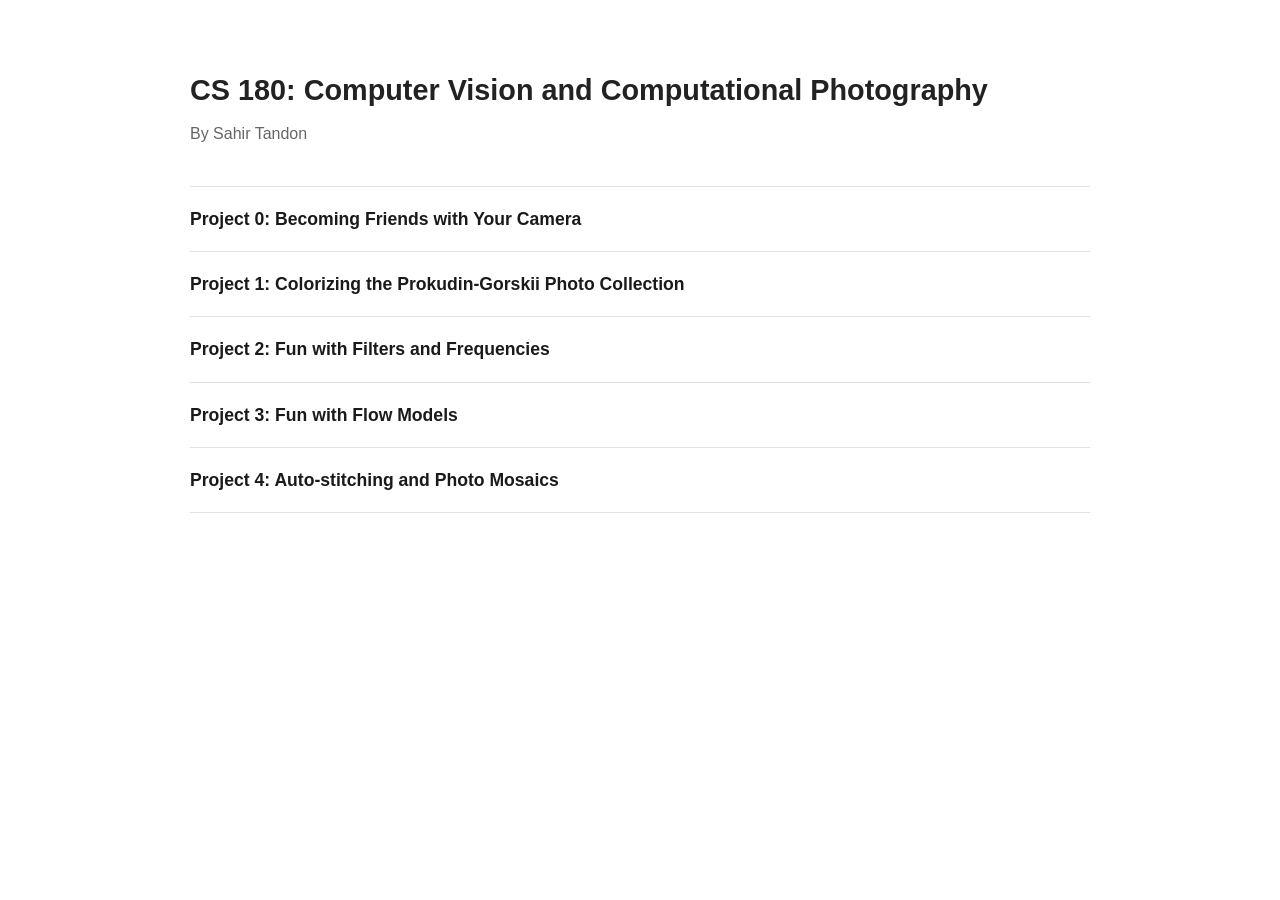
<file: index.html>
<!DOCTYPE html>
<title>CS 180: Intro to Computer Vision and Computational Photography</title>
<link rel="stylesheet" href="style.css">

<main>
  <header class="site-header">
    <h1>CS 180: Computer Vision and Computational Photography</h1>
    <p class="subtitle">By Sahir Tandon</p>
  </header>

  <ul class="project-list">
    <li>
      <a href="proj0/index.html">Project 0: Becoming Friends with Your Camera</a>
    </li>
    <li>
      <a href="proj1/index.html">Project 1: Colorizing the Prokudin-Gorskii Photo Collection</a>
    </li>
    <li>
      <a href="proj2/index.html">Project 2: Fun with Filters and Frequencies</a>
    </li>
    <li>
      <a href="proj3/index.html">Project 3: Fun with Flow Models</a>
    </li>
    <li>
      <a href="proj4/index.html">Project 4: Auto-stitching and Photo Mosaics</a>
    </li>
  </ul>
</main>
</file>
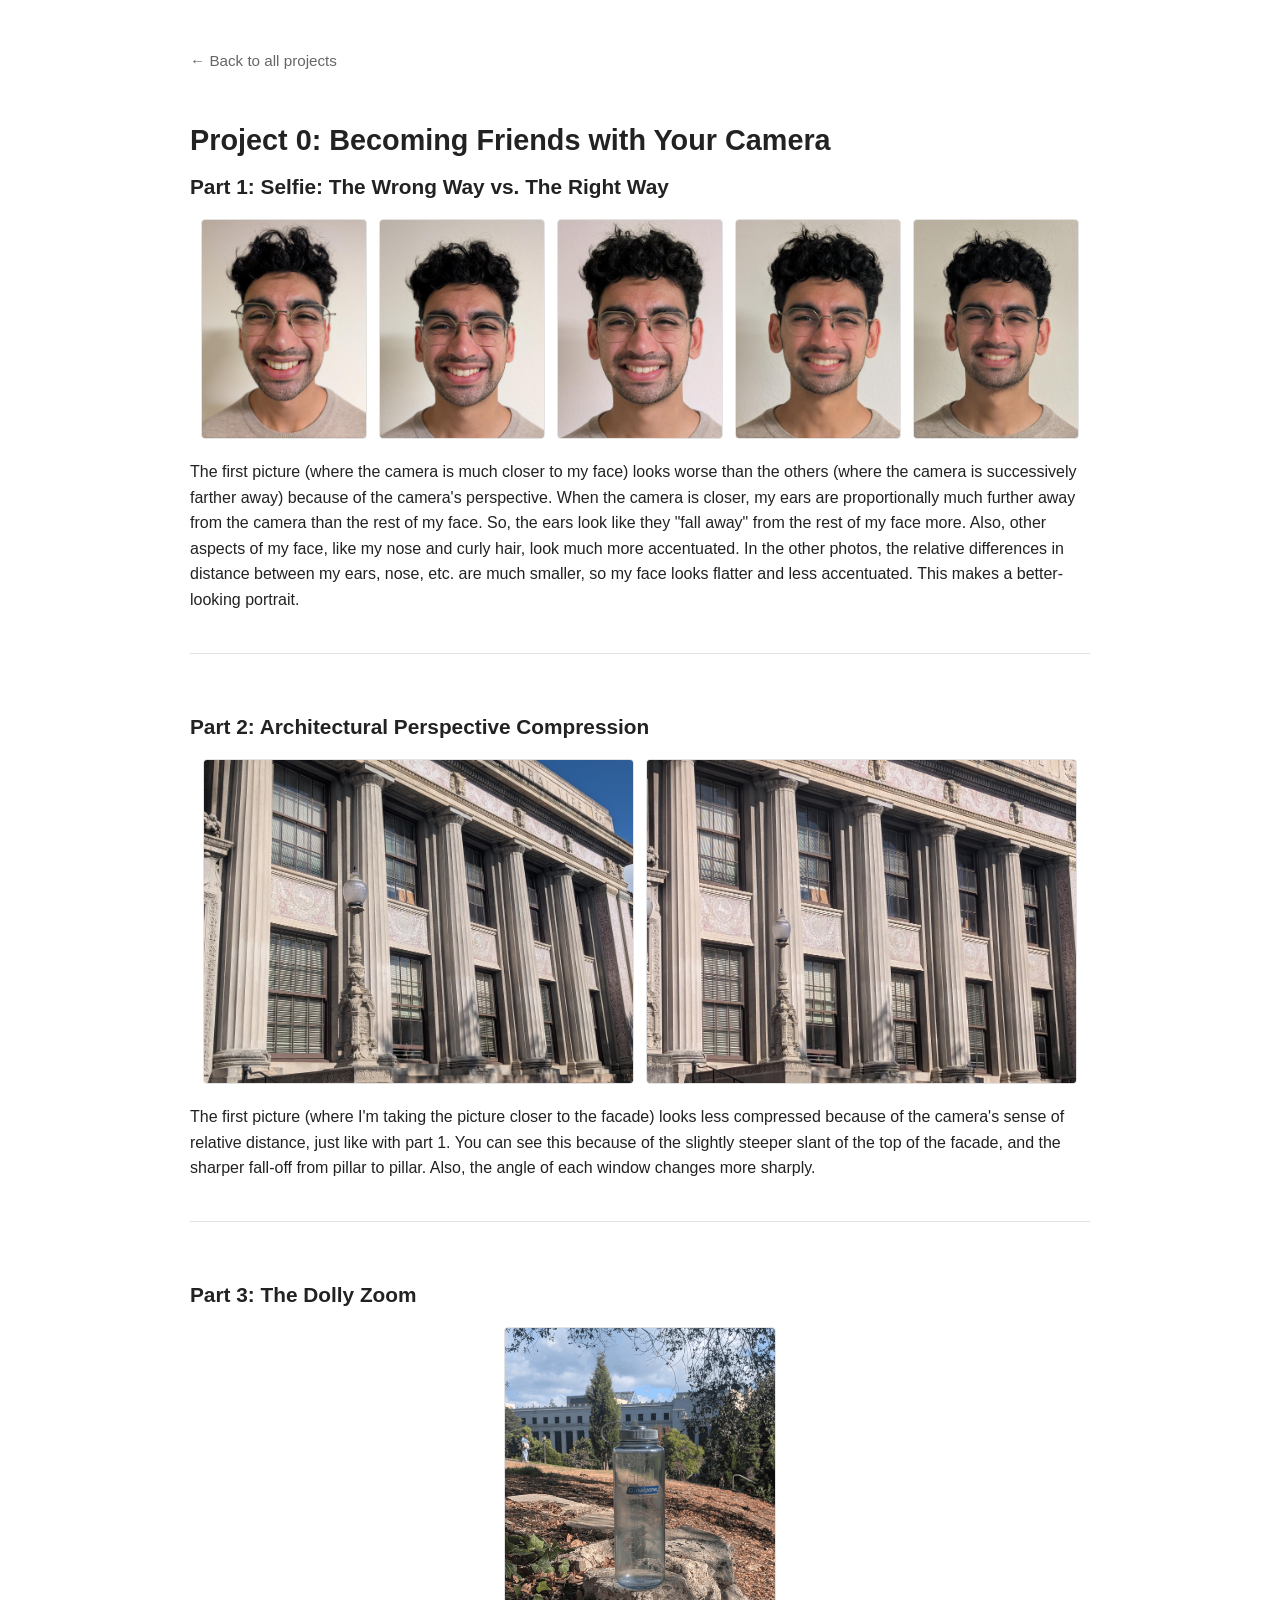
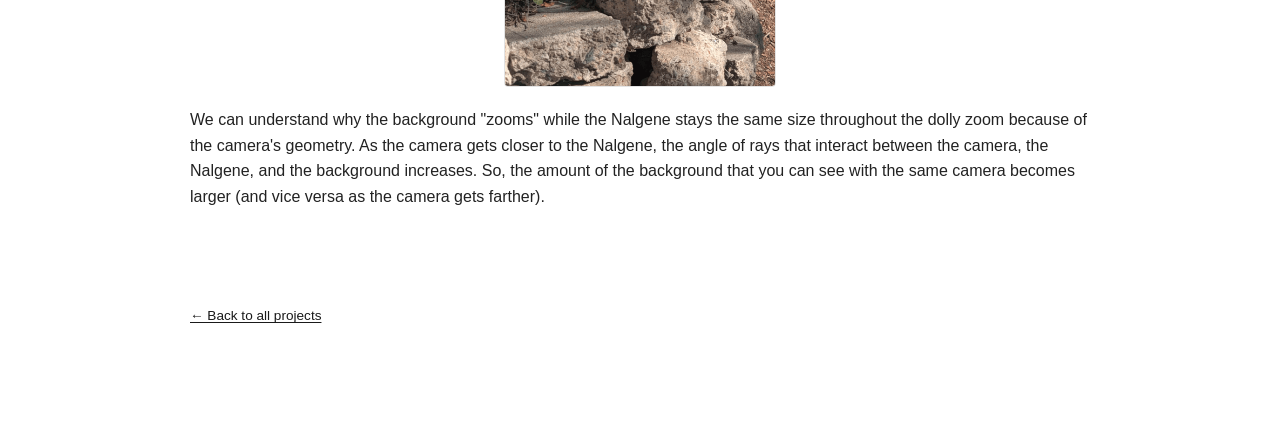
<file: proj0/index.html>
<!DOCTYPE html>
<title>Project 0: Becoming Friends with Your Camera</title>
<link rel="stylesheet" href="../style.css">

<main>
  <a class="back-link" href="../index.html">&larr; Back to all projects</a>

  <h1>Project 0: Becoming Friends with Your Camera</h1>

  <section class="part" id="part1">
    <h2>Part 1: Selfie: The Wrong Way vs. The Right Way</h2>
    <div class="image-row">
      <img src="images/part1/frame0.jpg" alt="Part 1 frame 0">
      <img src="images/part1/frame1.jpg" alt="Part 1 frame 1">
      <img src="images/part1/frame2.jpg" alt="Part 1 frame 2">
      <img src="images/part1/frame3.jpg" alt="Part 1 frame 3">
      <img src="images/part1/frame4.jpg" alt="Part 1 frame 4">
    </div>
    <div class="description">
      <p>The first picture (where the camera is much closer to my face) looks worse than the others (where the camera is successively farther away) because of the camera's perspective. When the camera is closer, my ears are proportionally much further away from the camera than the rest of my face. So, the ears look like they "fall away" from the rest of my face more. Also, other aspects of my face, like my nose and curly hair, look much more accentuated. In the other photos, the relative differences in distance between my ears, nose, etc. are much smaller, so my face looks flatter and less accentuated. This makes a better-looking portrait.</p>
    </div>
  </section>

  <section class="part" id="part2">
    <h2>Part 2: Architectural Perspective Compression</h2>
    <div class="image-row row-wide">
      <img src="images/part2/close.jpg" alt="Close-up shot">
      <img src="images/part2/far.jpg" alt="Far-away shot">
    </div>
    <div class="description">
      <p>The first picture (where I'm taking the picture closer to the facade) looks less compressed because of the camera's sense of relative distance, just like with part 1. You can see this because of the slightly steeper slant of the top of the facade, and the sharper fall-off from pillar to pillar. Also, the angle of each window changes more sharply.</p>
    </div>
  </section>

  <section class="part" id="part3">
    <h2>Part 3: The Dolly Zoom</h2>
    <div class="image-row">
      <img class="large" src="images/part3/zoom.gif" alt="Zoom animation">
    </div>
    <div class="description">
      <p>We can understand why the background "zooms" while the Nalgene stays the same size throughout the dolly zoom because of the camera's geometry. As the camera gets closer to the Nalgene, the angle of rays that interact between the camera, the Nalgene, and the background increases. So, the amount of the background that you can see with the same camera becomes larger (and vice versa as the camera gets farther).</p>
    </div>
  </section>

  <footer>
    <p><a href="../index.html">&larr; Back to all projects</a></p>
  </footer>
</main>
</file>
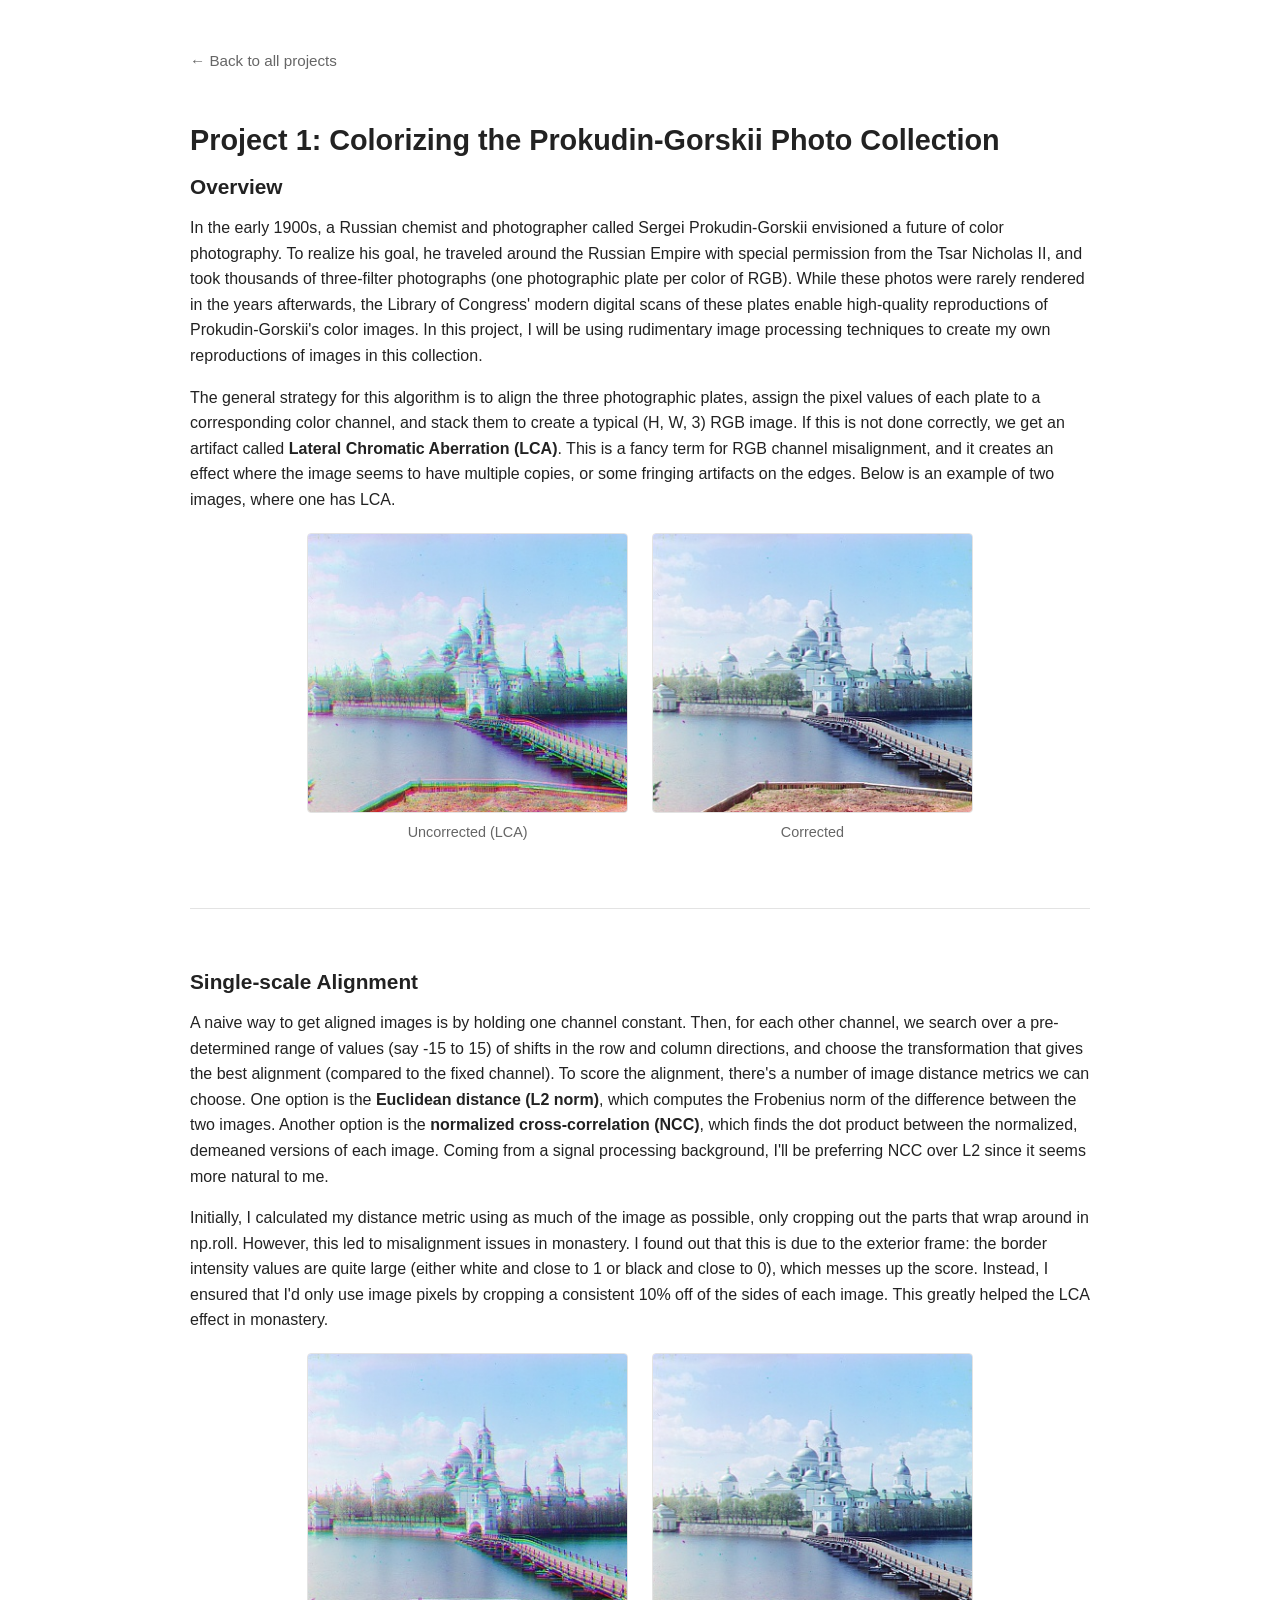
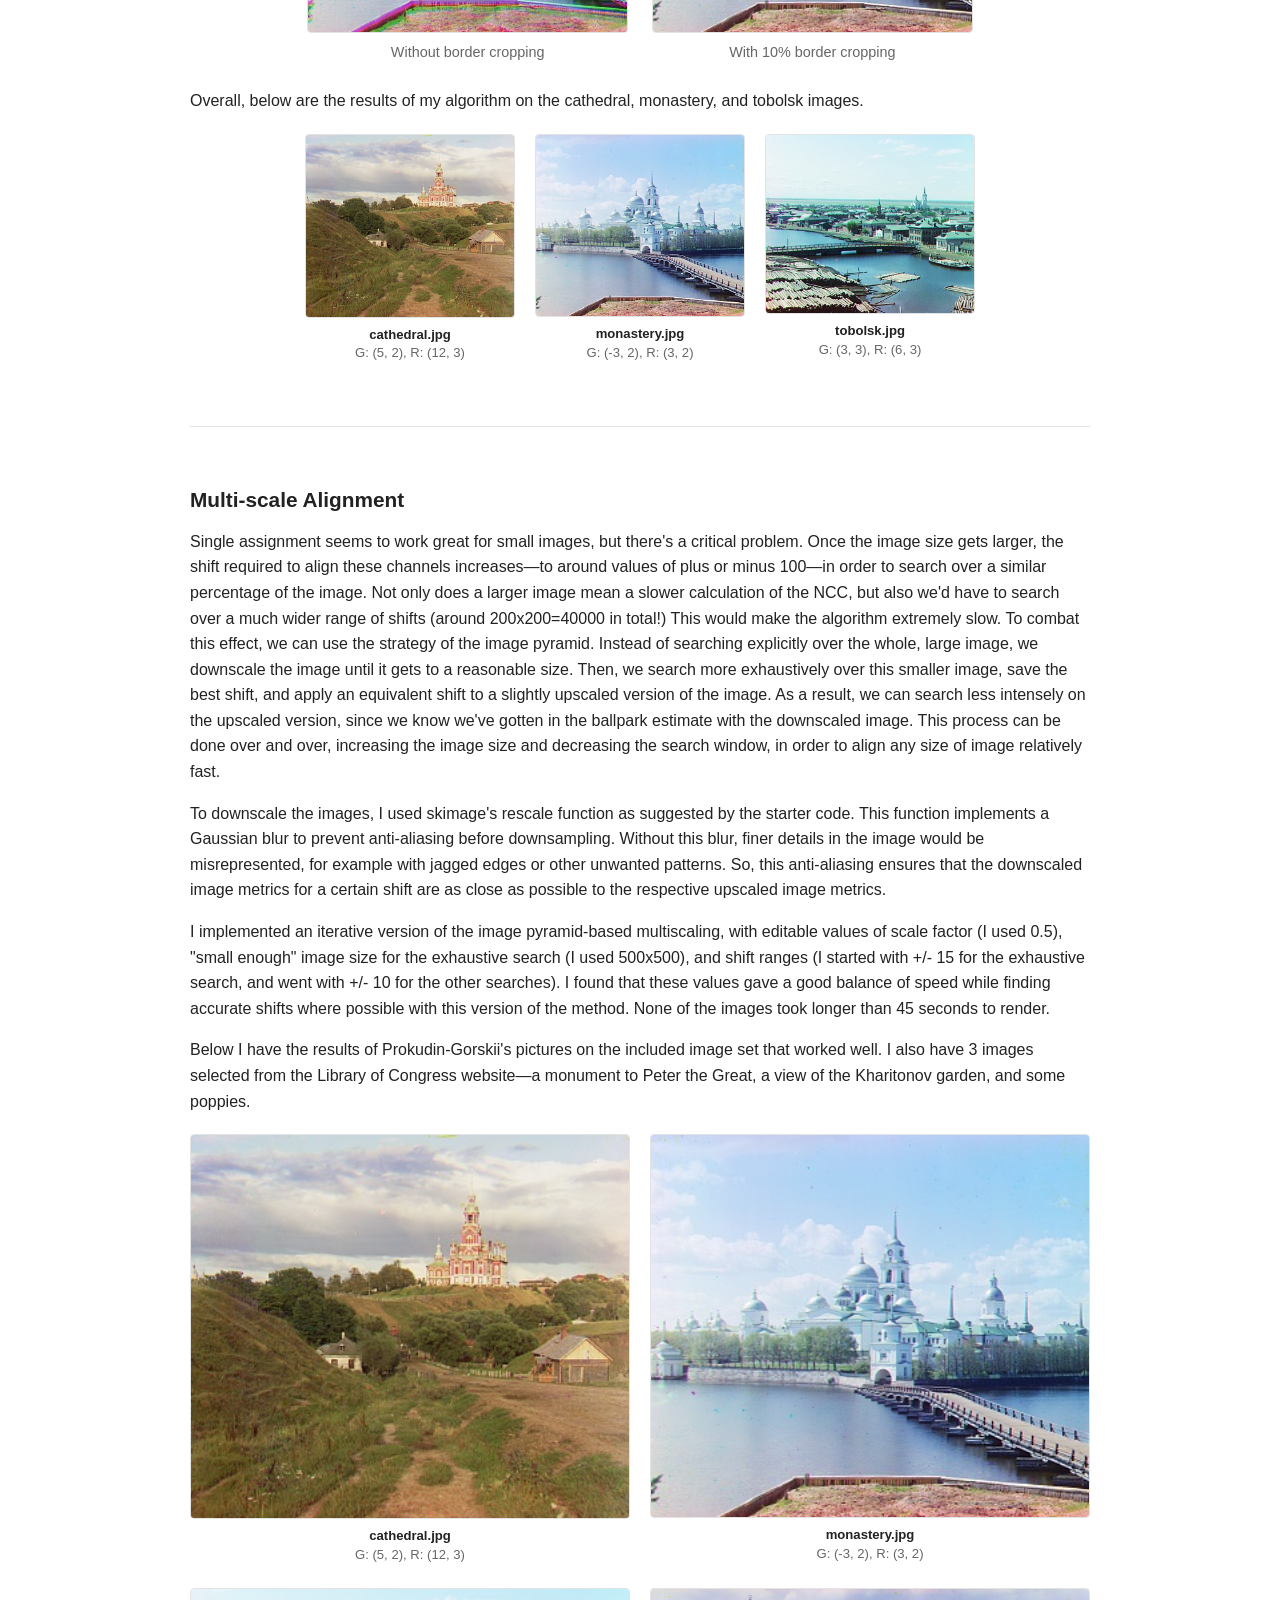
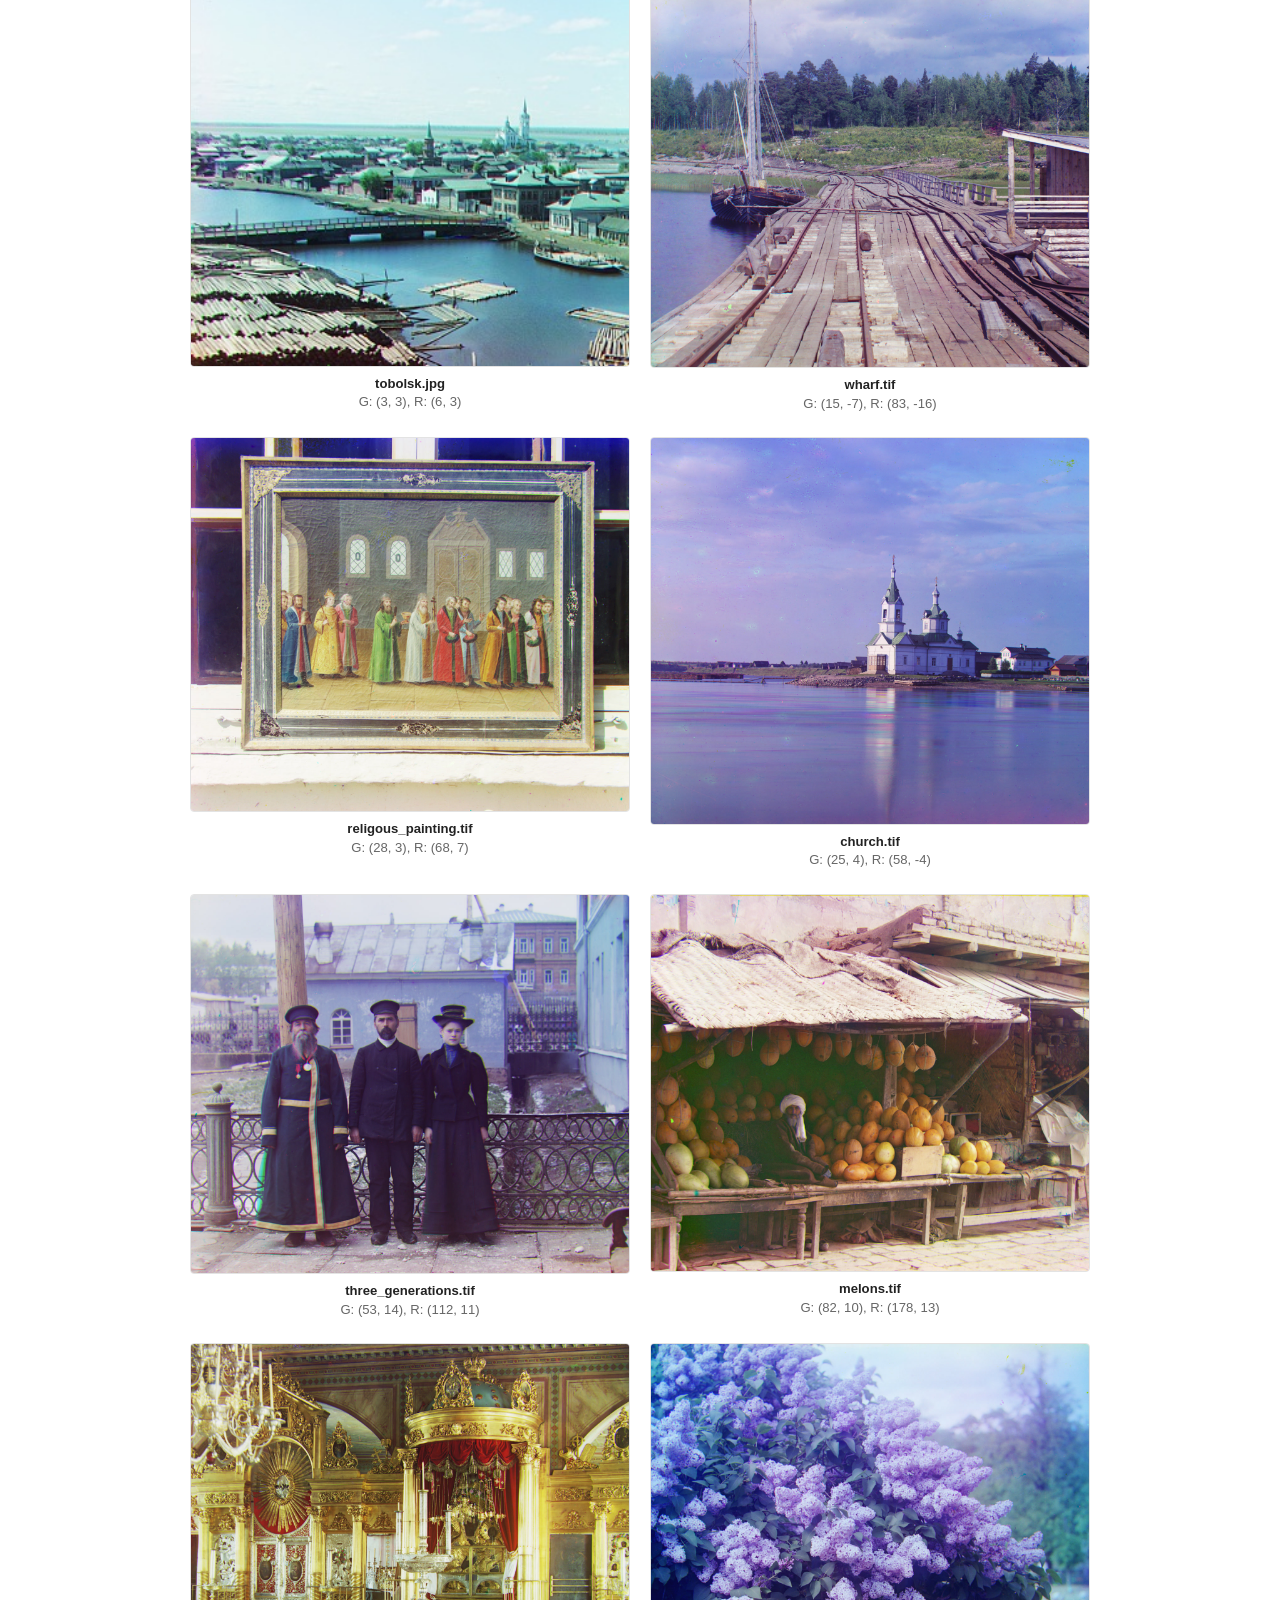
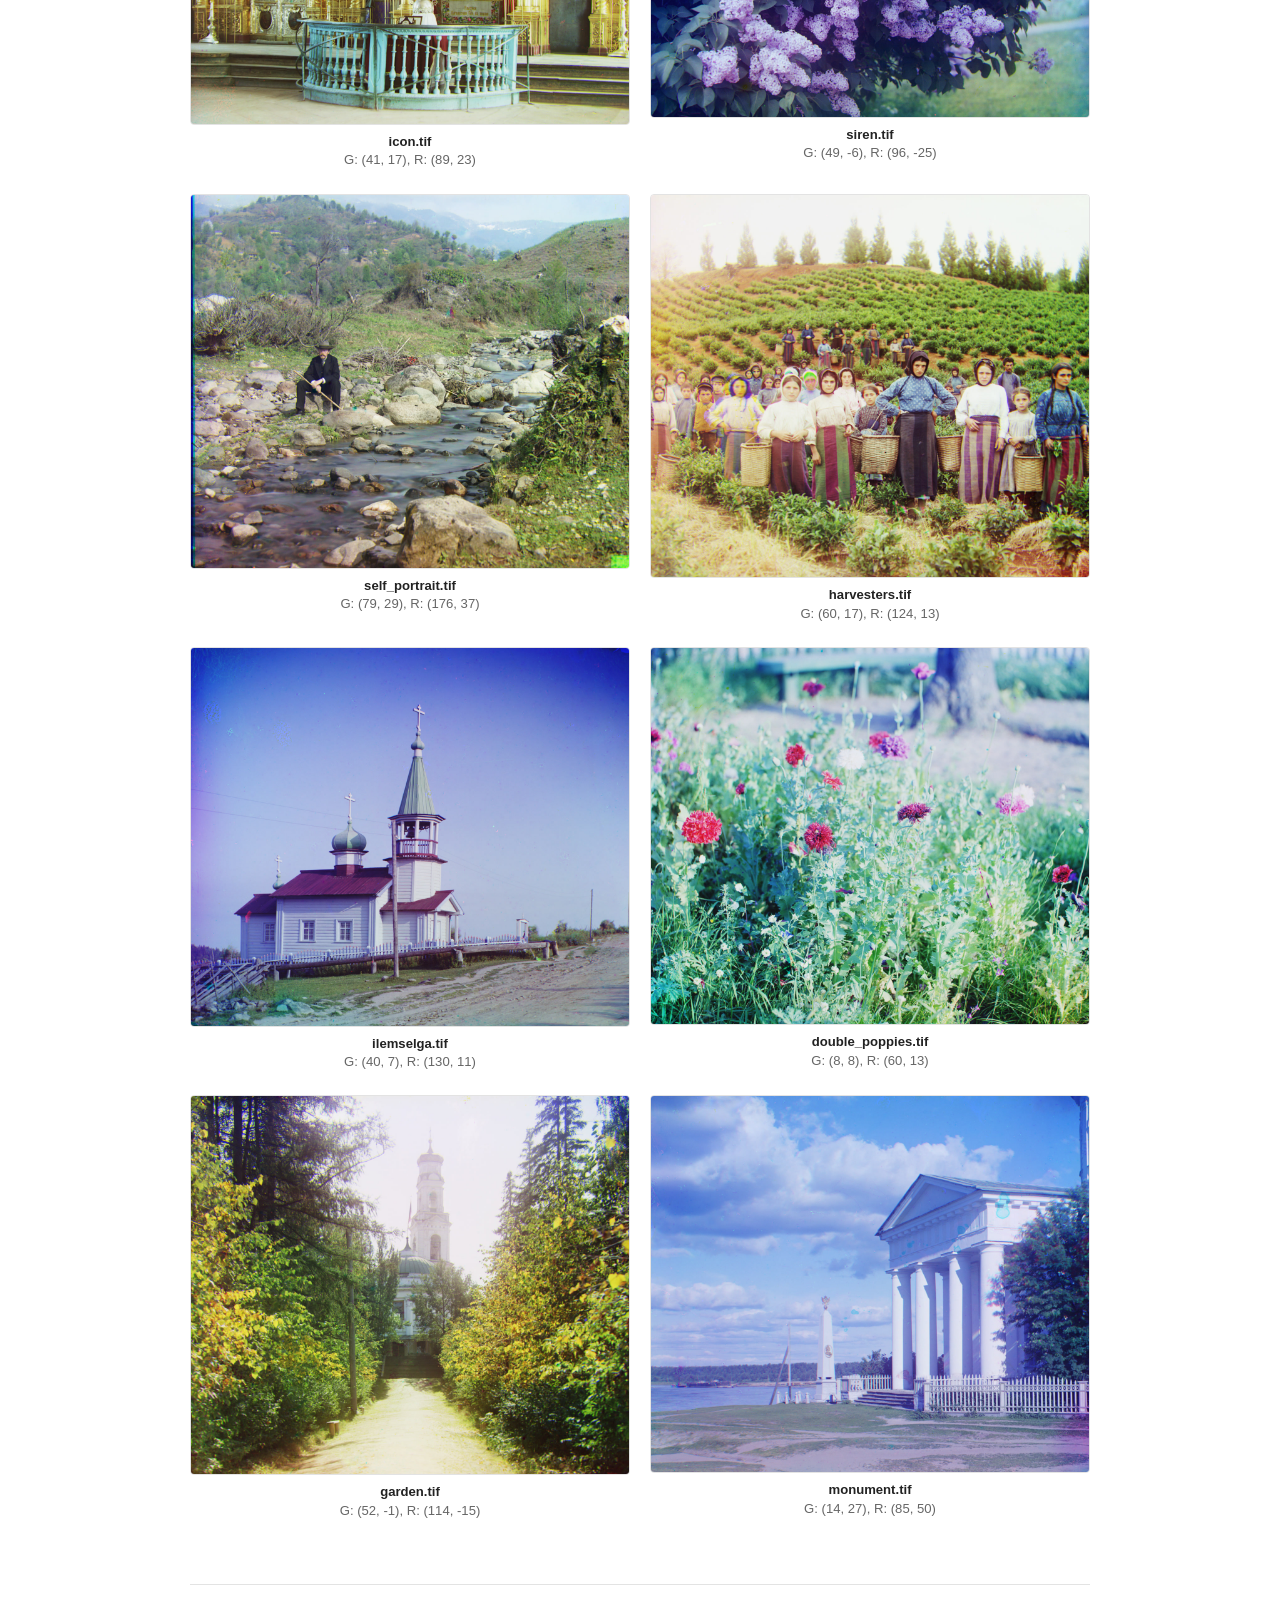
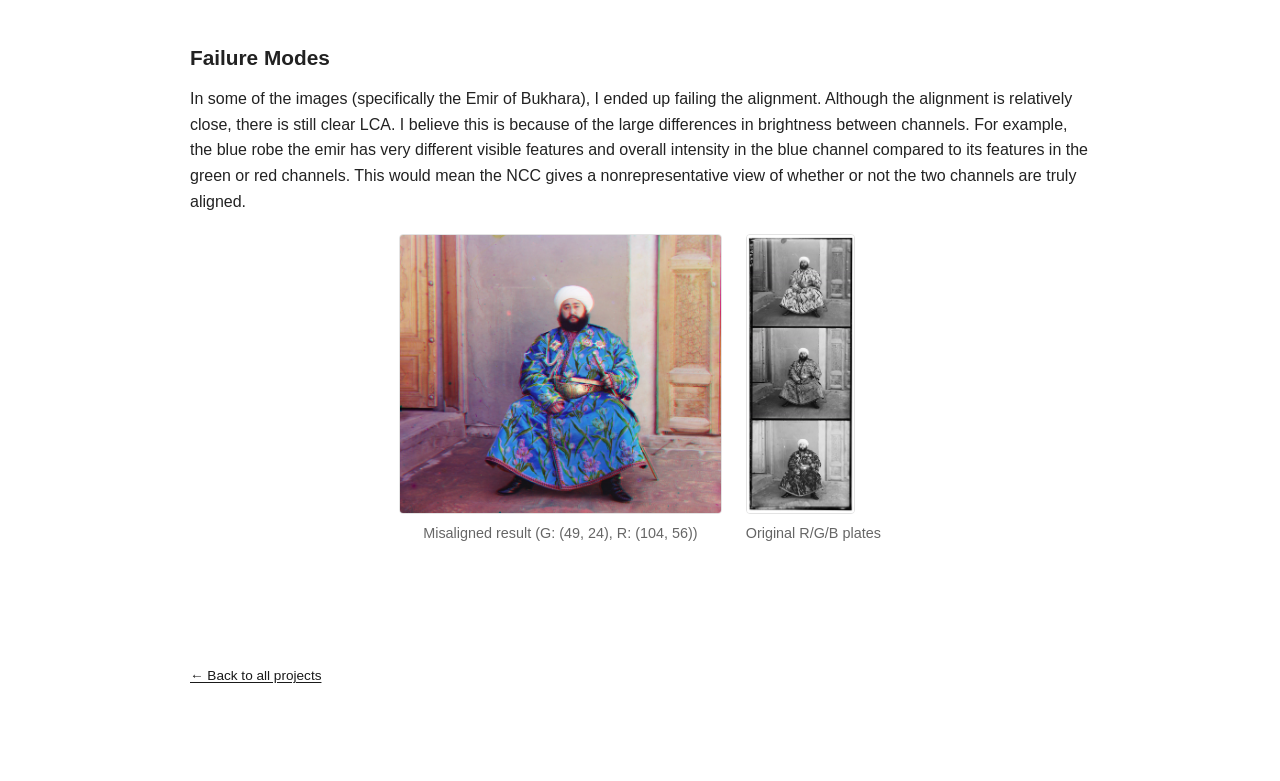
<file: proj1/index.html>
<!DOCTYPE html>
<title>Project 1: Colorizing the Prokudin-Gorskii Photo Collection</title>
<link rel="stylesheet" href="../style.css">

<main>
  <a class="back-link" href="../index.html">&larr; Back to all projects</a>

  <h1>Project 1: Colorizing the Prokudin-Gorskii Photo Collection</h1>

  <section class="part prose" id="overview">
    <h2>Overview</h2>
    <p>In the early 1900s, a Russian chemist and photographer called Sergei Prokudin-Gorskii envisioned a future of color photography. To realize his goal, he traveled around the Russian Empire with special permission from the Tsar Nicholas II, and took thousands of three-filter photographs (one photographic plate per color of RGB). While these photos were rarely rendered in the years afterwards, the Library of Congress' modern digital scans of these plates enable high-quality reproductions of Prokudin-Gorskii's color images. In this project, I will be using rudimentary image processing techniques to create my own reproductions of images in this collection.</p>
    <p>The general strategy for this algorithm is to align the three photographic plates, assign the pixel values of each plate to a corresponding color channel, and stack them to create a typical (H, W, 3) RGB image. If this is not done correctly, we get an artifact called <strong>Lateral Chromatic Aberration (LCA)</strong>. This is a fancy term for RGB channel misalignment, and it creates an effect where the image seems to have multiple copies, or some fringing artifacts on the edges. Below is an example of two images, where one has LCA.</p>
    <div class="compare-row">
      <figure>
        <img src="images/monastery_raw.jpg" alt="Monastery image with uncorrected RGB channels, showing color fringing">
        <figcaption>Uncorrected (LCA)</figcaption>
      </figure>
      <figure>
        <img src="images/monastery.jpg" alt="Monastery image with correctly aligned RGB channels">
        <figcaption>Corrected</figcaption>
      </figure>
    </div>
  </section>

  <section class="part prose" id="single-scale">
    <h2>Single-scale Alignment</h2>
    <p>A naive way to get aligned images is by holding one channel constant. Then, for each other channel, we search over a pre-determined range of values (say -15 to 15) of shifts in the row and column directions, and choose the transformation that gives the best alignment (compared to the fixed channel). To score the alignment, there's a number of image distance metrics we can choose. One option is the <strong>Euclidean distance (L2 norm)</strong>, which computes the Frobenius norm of the difference between the two images. Another option is the <strong>normalized cross-correlation (NCC)</strong>, which finds the dot product between the normalized, demeaned versions of each image. Coming from a signal processing background, I'll be preferring NCC over L2 since it seems more natural to me.</p>
    <p>Initially, I calculated my distance metric using as much of the image as possible, only cropping out the parts that wrap around in np.roll. However, this led to misalignment issues in monastery. I found out that this is due to the exterior frame: the border intensity values are quite large (either white and close to 1 or black and close to 0), which messes up the score. Instead, I ensured that I'd only use image pixels by cropping a consistent 10% off of the sides of each image. This greatly helped the LCA effect in monastery.</p>
    <div class="compare-row">
      <figure>
        <img src="images/monastery_lca.jpg" alt="Monastery aligned without border cropping, still showing LCA">
        <figcaption>Without border cropping</figcaption>
      </figure>
      <figure>
        <img src="images/monastery.jpg" alt="Monastery aligned with 10% border cropping">
        <figcaption>With 10% border cropping</figcaption>
      </figure>
    </div>
    <p>Overall, below are the results of my algorithm on the cathedral, monastery, and tobolsk images.</p>
    <div class="gallery">
      <figure>
        <img src="images/cathedral.jpg" alt="Aligned cathedral image">
        <figcaption><span class="filename">cathedral.jpg</span>G: (5, 2), R: (12, 3)</figcaption>
      </figure>
      <figure>
        <img src="images/monastery.jpg" alt="Aligned monastery image">
        <figcaption><span class="filename">monastery.jpg</span>G: (-3, 2), R: (3, 2)</figcaption>
      </figure>
      <figure>
        <img src="images/tobolsk.jpg" alt="Aligned tobolsk image">
        <figcaption><span class="filename">tobolsk.jpg</span>G: (3, 3), R: (6, 3)</figcaption>
      </figure>
    </div>
  </section>

  <section class="part prose" id="multi-scale">
    <h2>Multi-scale Alignment</h2>
    <p>Single assignment seems to work great for small images, but there's a critical problem. Once the image size gets larger, the shift required to align these channels increases&mdash;to around values of plus or minus 100&mdash;in order to search over a similar percentage of the image. Not only does a larger image mean a slower calculation of the NCC, but also we'd have to search over a much wider range of shifts (around 200x200=40000 in total!) This would make the algorithm extremely slow. To combat this effect, we can use the strategy of the image pyramid. Instead of searching explicitly over the whole, large image, we downscale the image until it gets to a reasonable size. Then, we search more exhaustively over this smaller image, save the best shift, and apply an equivalent shift to a slightly upscaled version of the image. As a result, we can search less intensely on the upscaled version, since we know we've gotten in the ballpark estimate with the downscaled image. This process can be done over and over, increasing the image size and decreasing the search window, in order to align any size of image relatively fast.</p>
    <p>To downscale the images, I used skimage's rescale function as suggested by the starter code. This function implements a Gaussian blur to prevent anti-aliasing before downsampling. Without this blur, finer details in the image would be misrepresented, for example with jagged edges or other unwanted patterns. So, this anti-aliasing ensures that the downscaled image metrics for a certain shift are as close as possible to the respective upscaled image metrics.</p>
    <p>I implemented an iterative version of the image pyramid-based multiscaling, with editable values of scale factor (I used 0.5), "small enough" image size for the exhaustive search (I used 500x500), and shift ranges (I started with +/- 15 for the exhaustive search, and went with +/- 10 for the other searches). I found that these values gave a good balance of speed while finding accurate shifts where possible with this version of the method. None of the images took longer than 45 seconds to render.</p>
    <p>Below I have the results of Prokudin-Gorskii's pictures on the included image set that worked well. I also have 3 images selected from the Library of Congress website&mdash;a monument to Peter the Great, a view of the Kharitonov garden, and some poppies.</p>
    <div class="gallery gallery-grid">
      <figure>
        <img src="images/cathedral.jpg" alt="Aligned cathedral image">
        <figcaption><span class="filename">cathedral.jpg</span>G: (5, 2), R: (12, 3)</figcaption>
      </figure>
      <figure>
        <img src="images/monastery.jpg" alt="Aligned monastery image">
        <figcaption><span class="filename">monastery.jpg</span>G: (-3, 2), R: (3, 2)</figcaption>
      </figure>
      <figure>
        <img src="images/tobolsk.jpg" alt="Aligned tobolsk image">
        <figcaption><span class="filename">tobolsk.jpg</span>G: (3, 3), R: (6, 3)</figcaption>
      </figure>
      <figure>
        <img src="images/wharf.jpg" alt="Aligned wharf image">
        <figcaption><span class="filename">wharf.tif</span>G: (15, -7), R: (83, -16)</figcaption>
      </figure>
      <figure>
        <img src="images/religous_painting.jpg" alt="Aligned religious painting image">
        <figcaption><span class="filename">religous_painting.tif</span>G: (28, 3), R: (68, 7)</figcaption>
      </figure>
      <figure>
        <img src="images/church.jpg" alt="Aligned church image">
        <figcaption><span class="filename">church.tif</span>G: (25, 4), R: (58, -4)</figcaption>
      </figure>
      <figure>
        <img src="images/three_generations.jpg" alt="Aligned three generations image">
        <figcaption><span class="filename">three_generations.tif</span>G: (53, 14), R: (112, 11)</figcaption>
      </figure>
      <figure>
        <img src="images/melons.jpg" alt="Aligned melons image">
        <figcaption><span class="filename">melons.tif</span>G: (82, 10), R: (178, 13)</figcaption>
      </figure>
      <figure>
        <img src="images/icon.jpg" alt="Aligned icon image">
        <figcaption><span class="filename">icon.tif</span>G: (41, 17), R: (89, 23)</figcaption>
      </figure>
      <figure>
        <img src="images/siren.jpg" alt="Aligned siren image">
        <figcaption><span class="filename">siren.tif</span>G: (49, -6), R: (96, -25)</figcaption>
      </figure>
      <figure>
        <img src="images/self_portrait.jpg" alt="Aligned self portrait image">
        <figcaption><span class="filename">self_portrait.tif</span>G: (79, 29), R: (176, 37)</figcaption>
      </figure>
      <figure>
        <img src="images/harvesters.jpg" alt="Aligned harvesters image">
        <figcaption><span class="filename">harvesters.tif</span>G: (60, 17), R: (124, 13)</figcaption>
      </figure>
      <figure>
        <img src="images/ilemselga.jpg" alt="Aligned ilemselga image">
        <figcaption><span class="filename">ilemselga.tif</span>G: (40, 7), R: (130, 11)</figcaption>
      </figure>
      <figure>
        <img src="images/double_poppies.jpg" alt="Aligned poppies image">
        <figcaption><span class="filename">double_poppies.tif</span>G: (8, 8), R: (60, 13)</figcaption>
      </figure>
      <figure>
        <img src="images/garden.jpg" alt="Aligned Kharitonov garden image">
        <figcaption><span class="filename">garden.tif</span>G: (52, -1), R: (114, -15)</figcaption>
      </figure>
      <figure>
        <img src="images/monument.jpg" alt="Aligned monument to Peter the Great image">
        <figcaption><span class="filename">monument.tif</span>G: (14, 27), R: (85, 50)</figcaption>
      </figure>
    </div>
  </section>

  <section class="part prose" id="failure-modes">
    <h2>Failure Modes</h2>
    <p>In some of the images (specifically the Emir of Bukhara), I ended up failing the alignment. Although the alignment is relatively close, there is still clear LCA. I believe this is because of the large differences in brightness between channels. For example, the blue robe the emir has very different visible features and overall intensity in the blue channel compared to its features in the green or red channels. This would mean the NCC gives a nonrepresentative view of whether or not the two channels are truly aligned.</p>
    <div class="compare-row">
      <figure>
        <img src="images/emir.jpg" alt="Misaligned emir of Bukhara image, showing visible LCA">
        <figcaption>Misaligned result (G: (49, 24), R: (104, 56))</figcaption>
      </figure>
      <figure>
        <img src="images/emir_plates.jpg" alt="Original R, G, B glass plate negatives for the emir photo">
        <figcaption>Original R/G/B plates</figcaption>
      </figure>
    </div>
  </section>

  <footer>
    <p><a href="../index.html">&larr; Back to all projects</a></p>
  </footer>
</main>
</file>
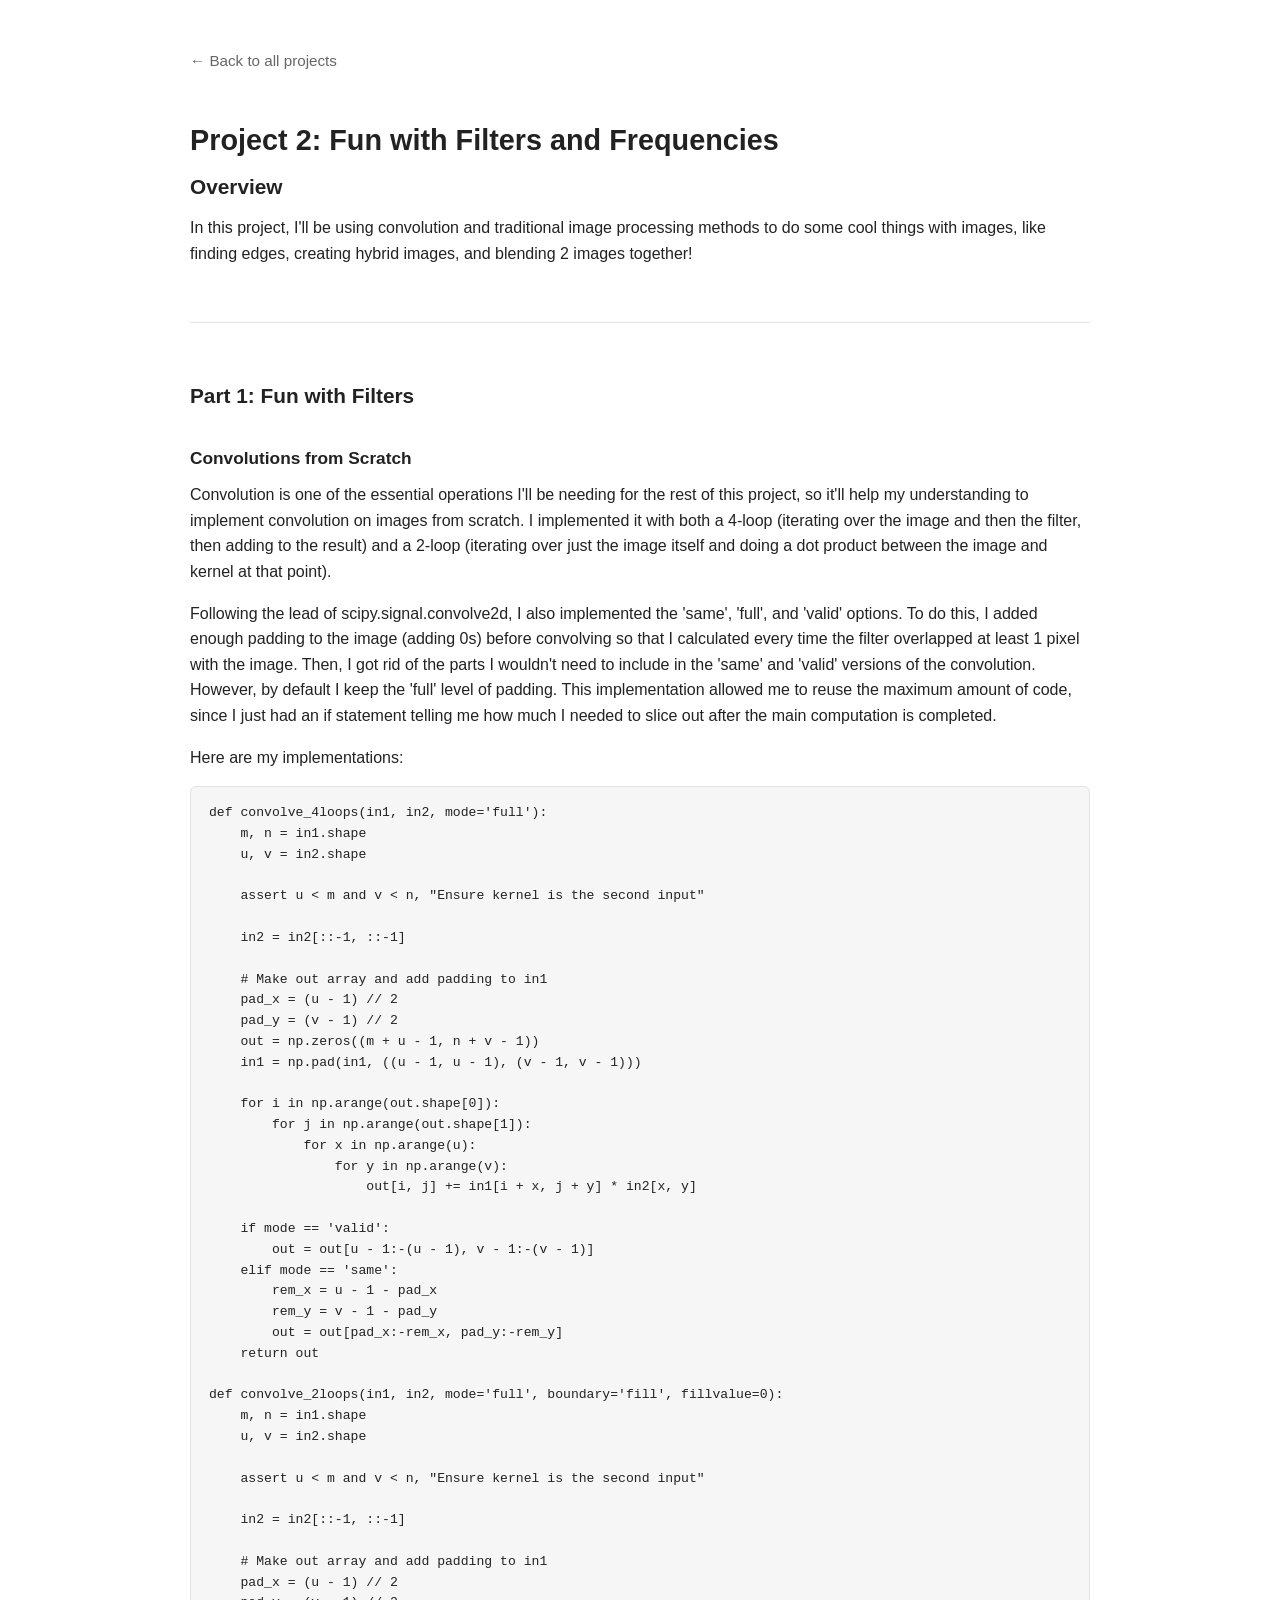
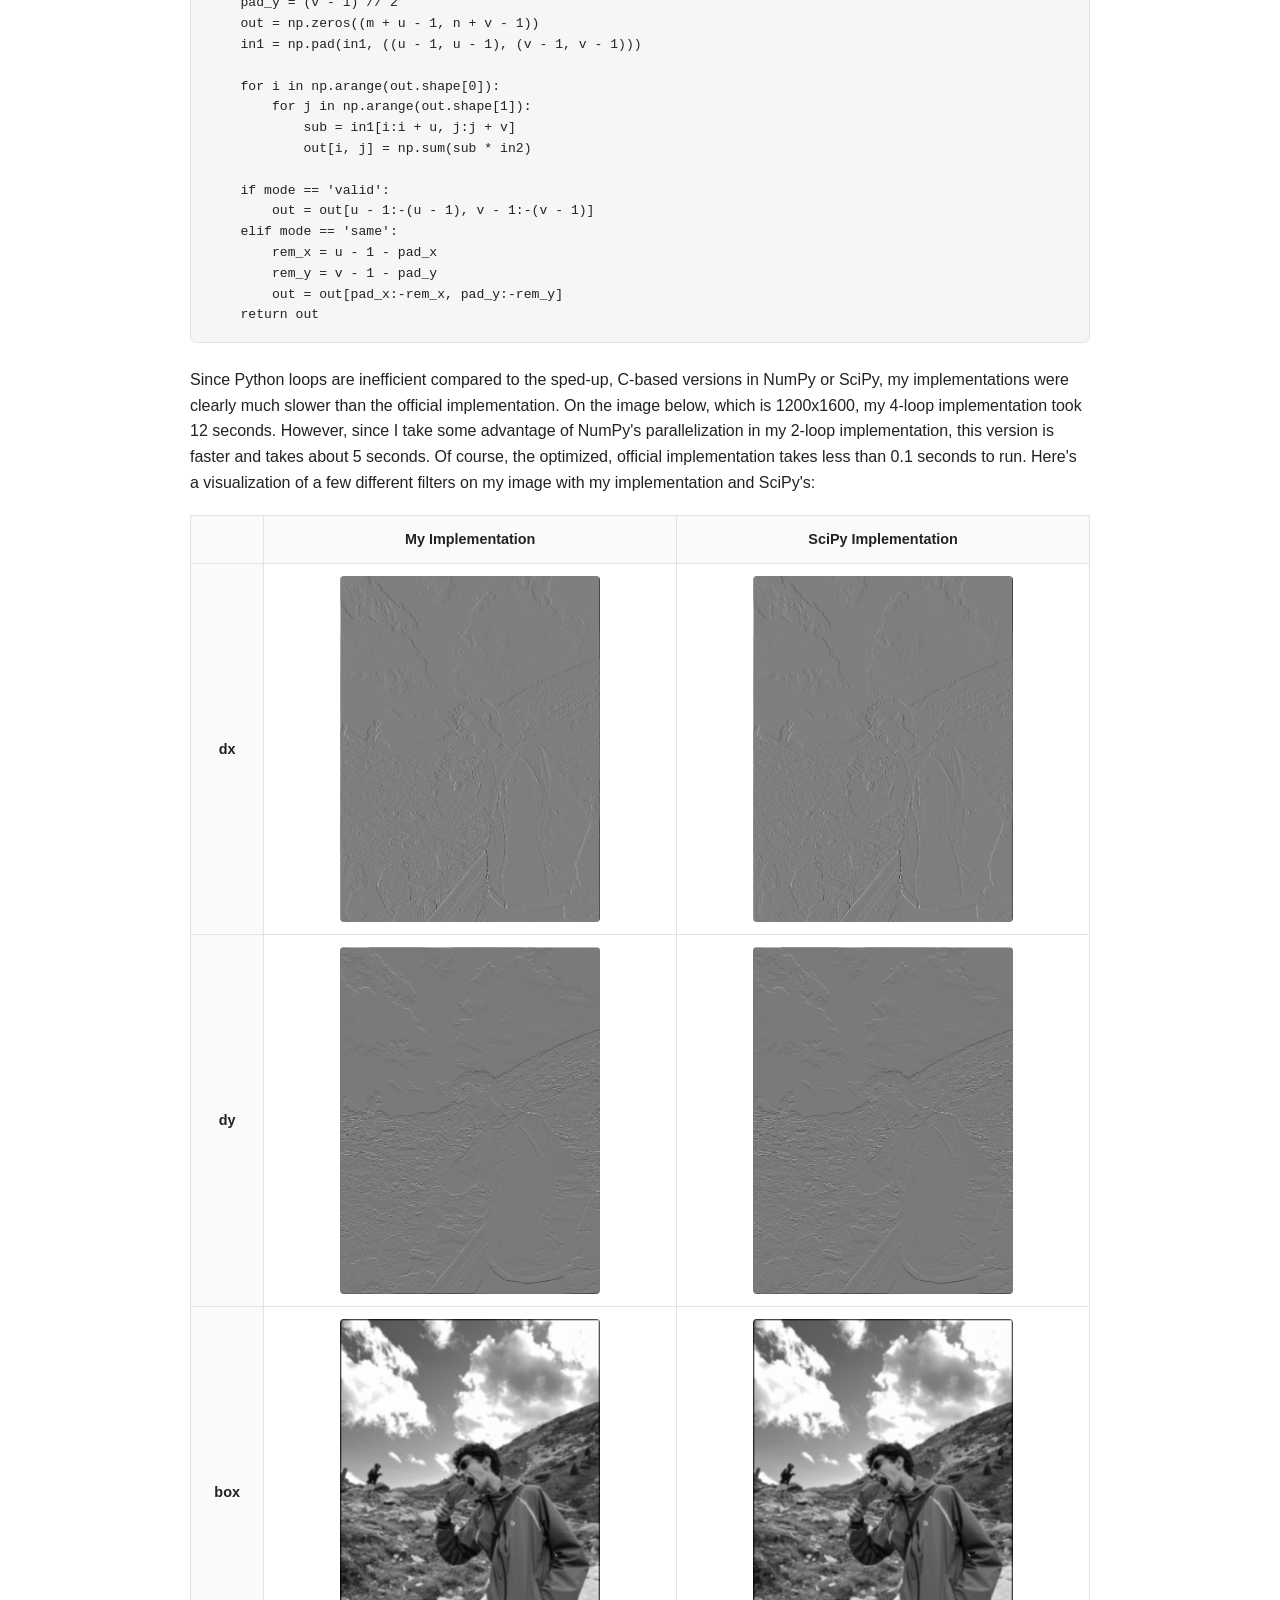
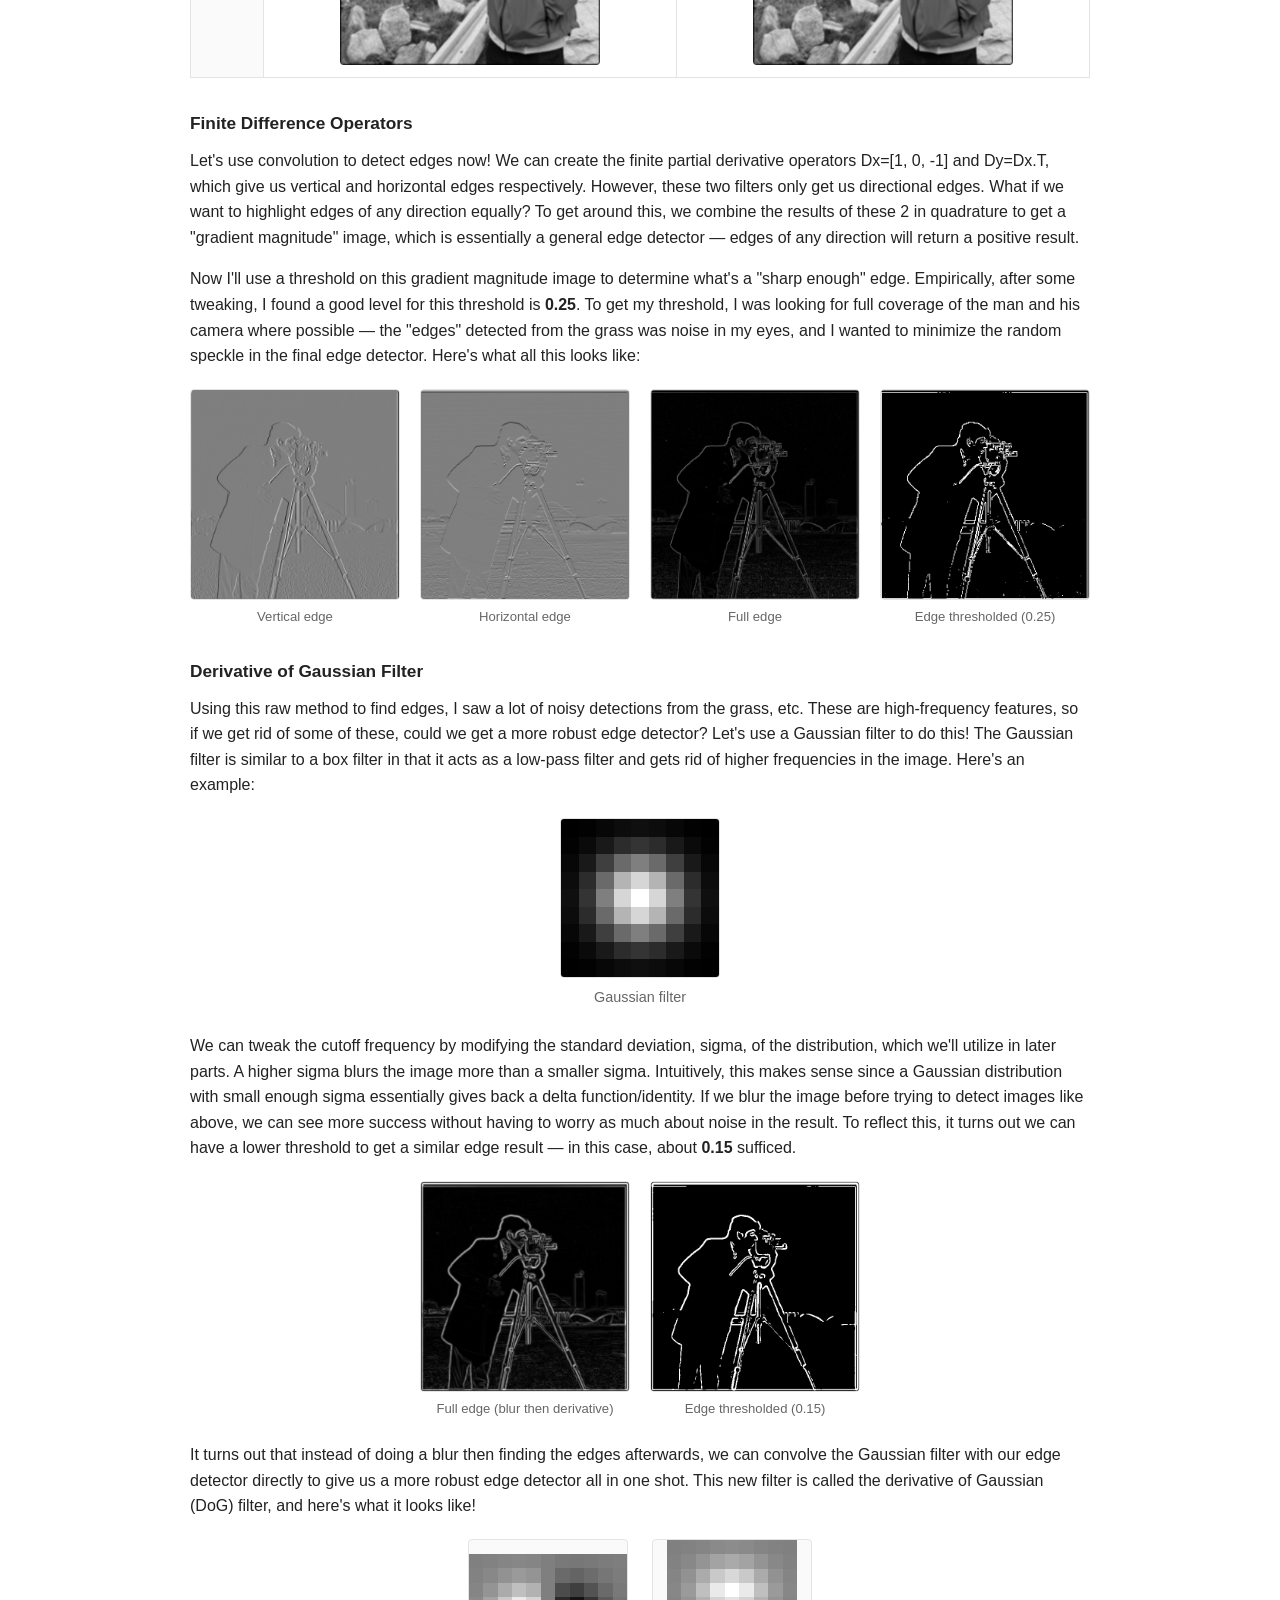
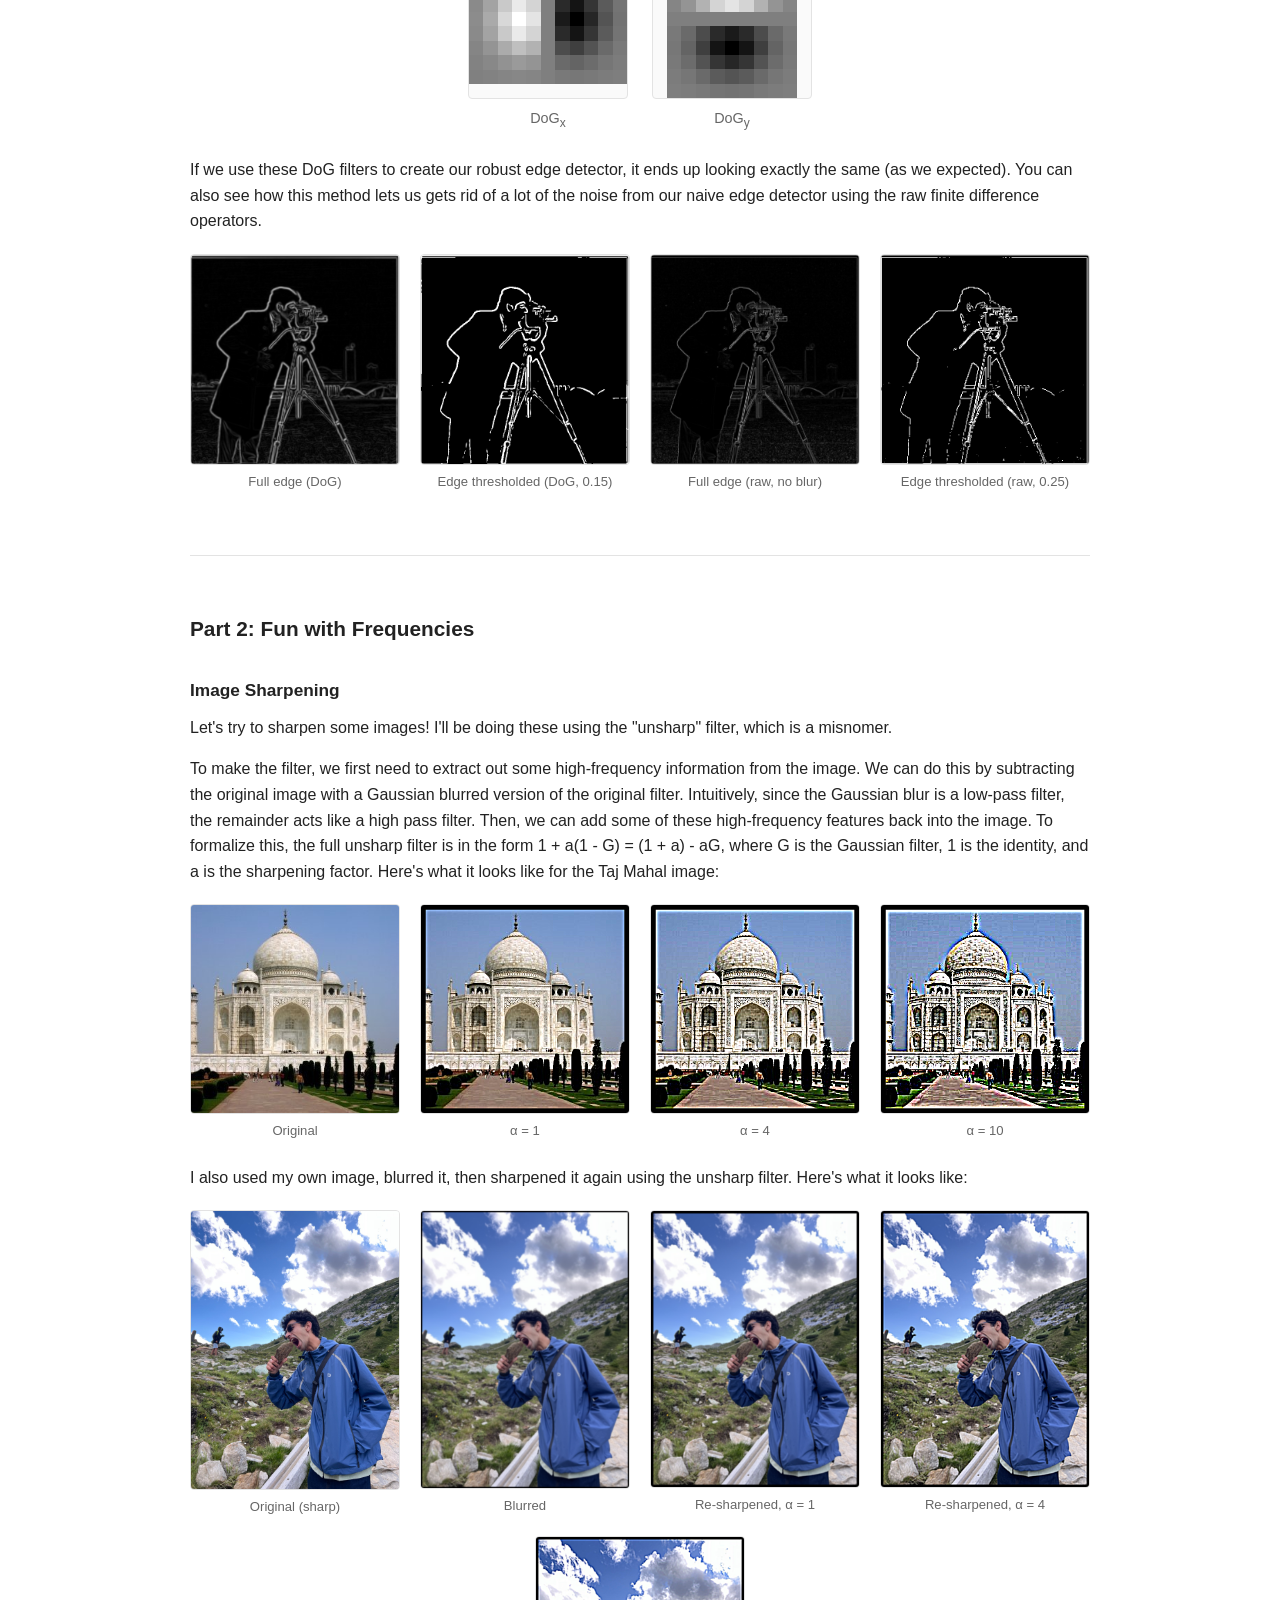
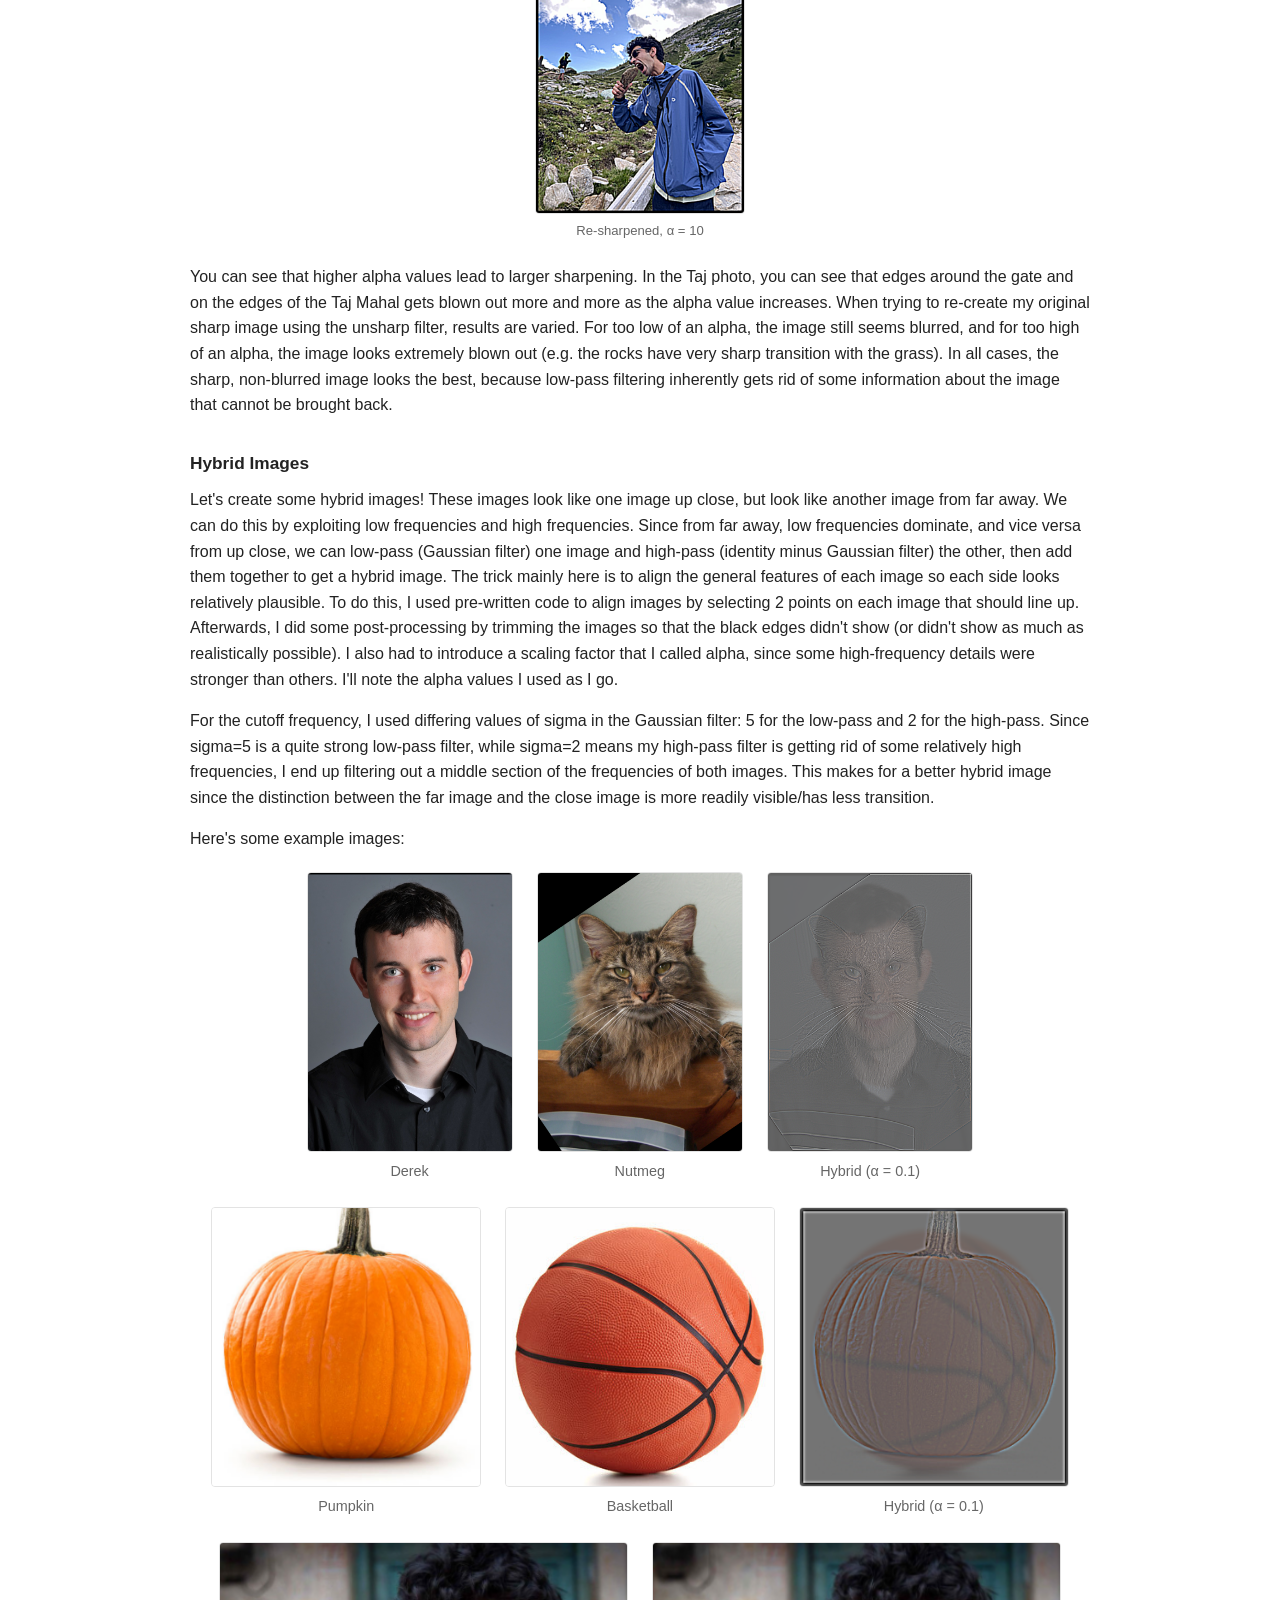
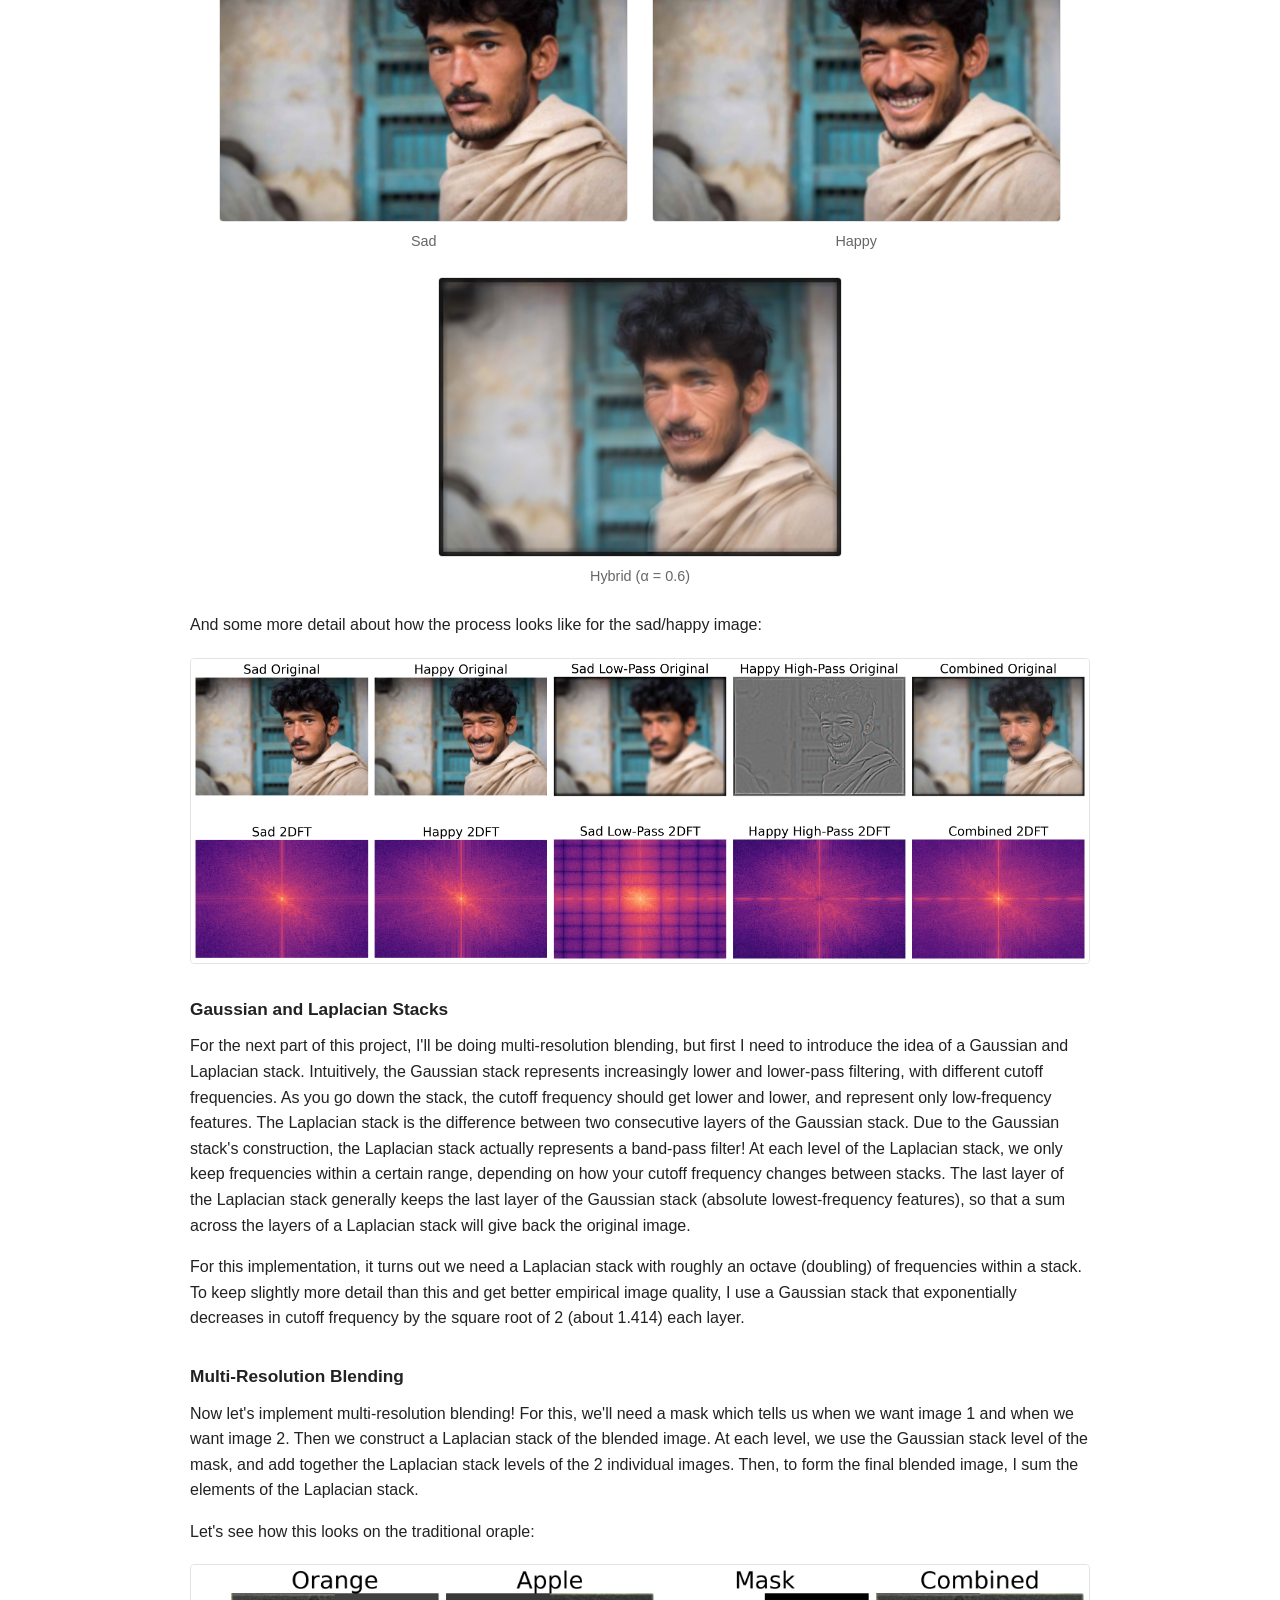
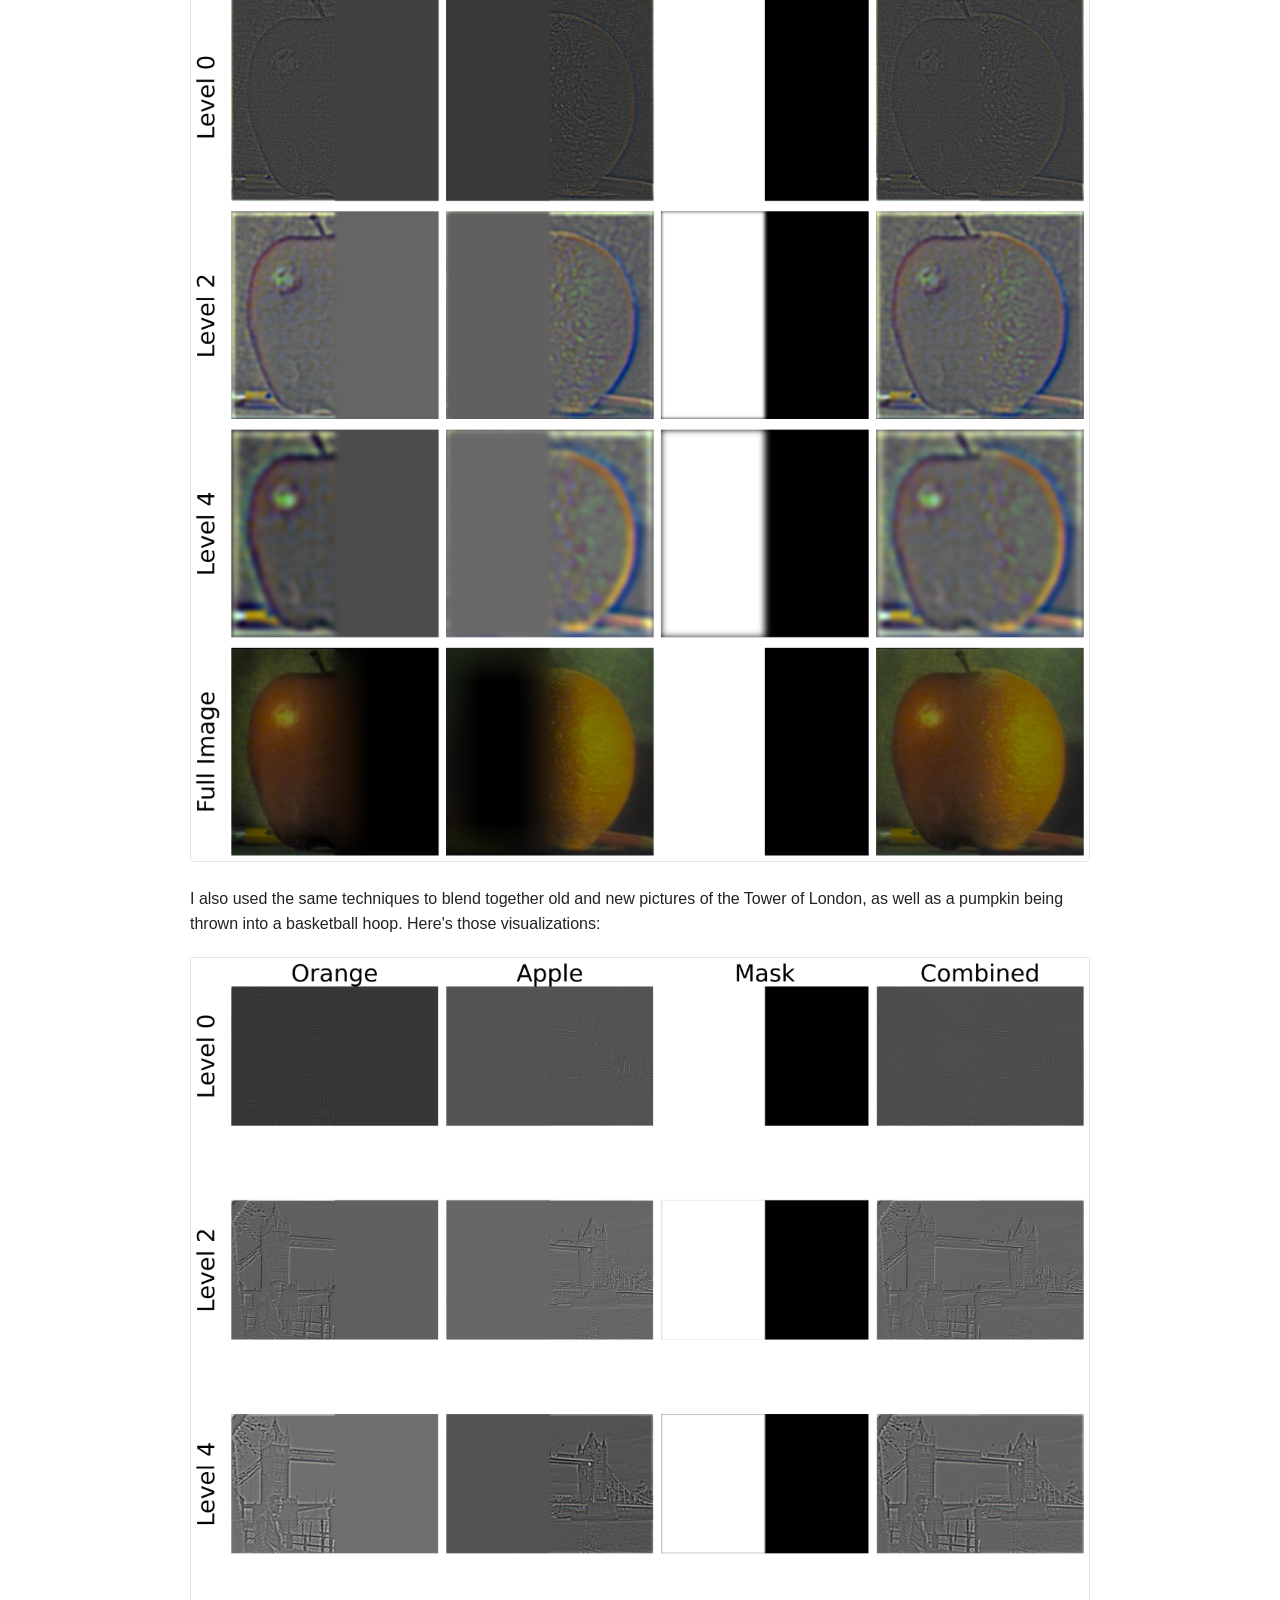
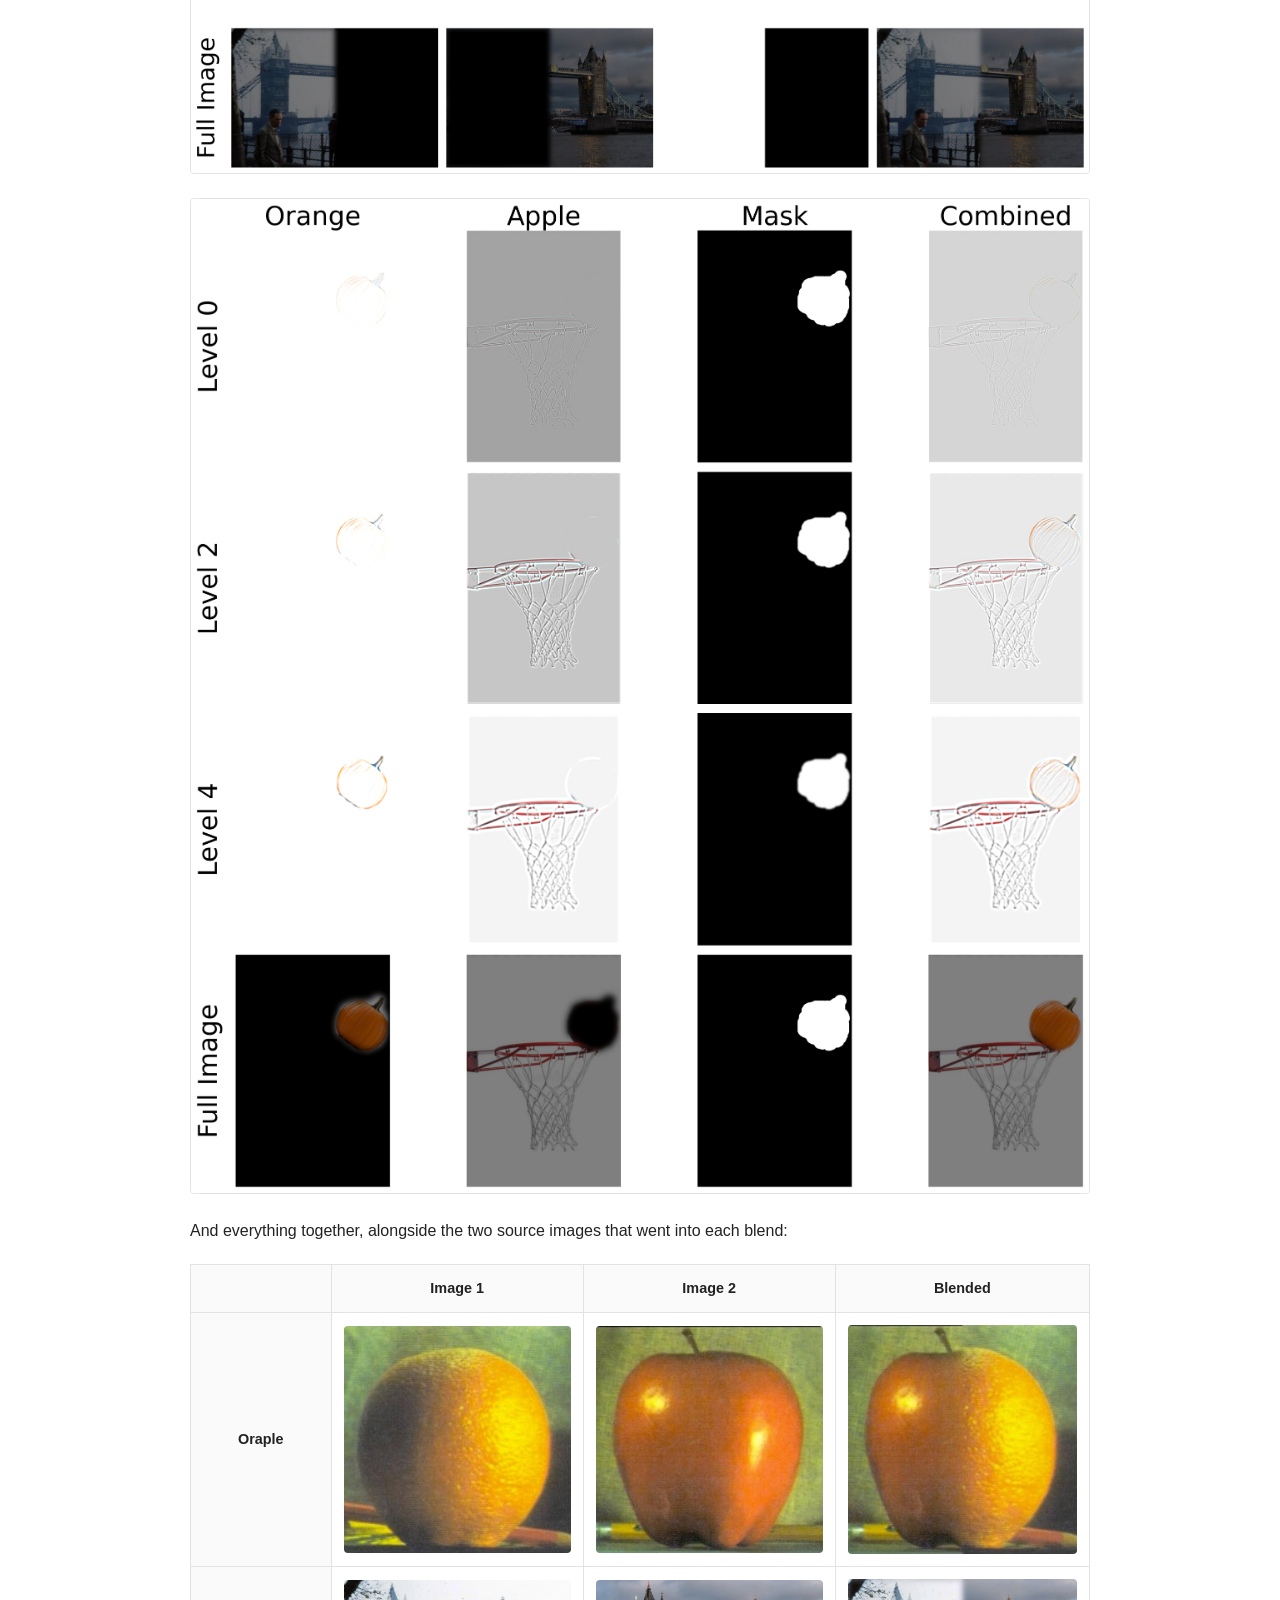
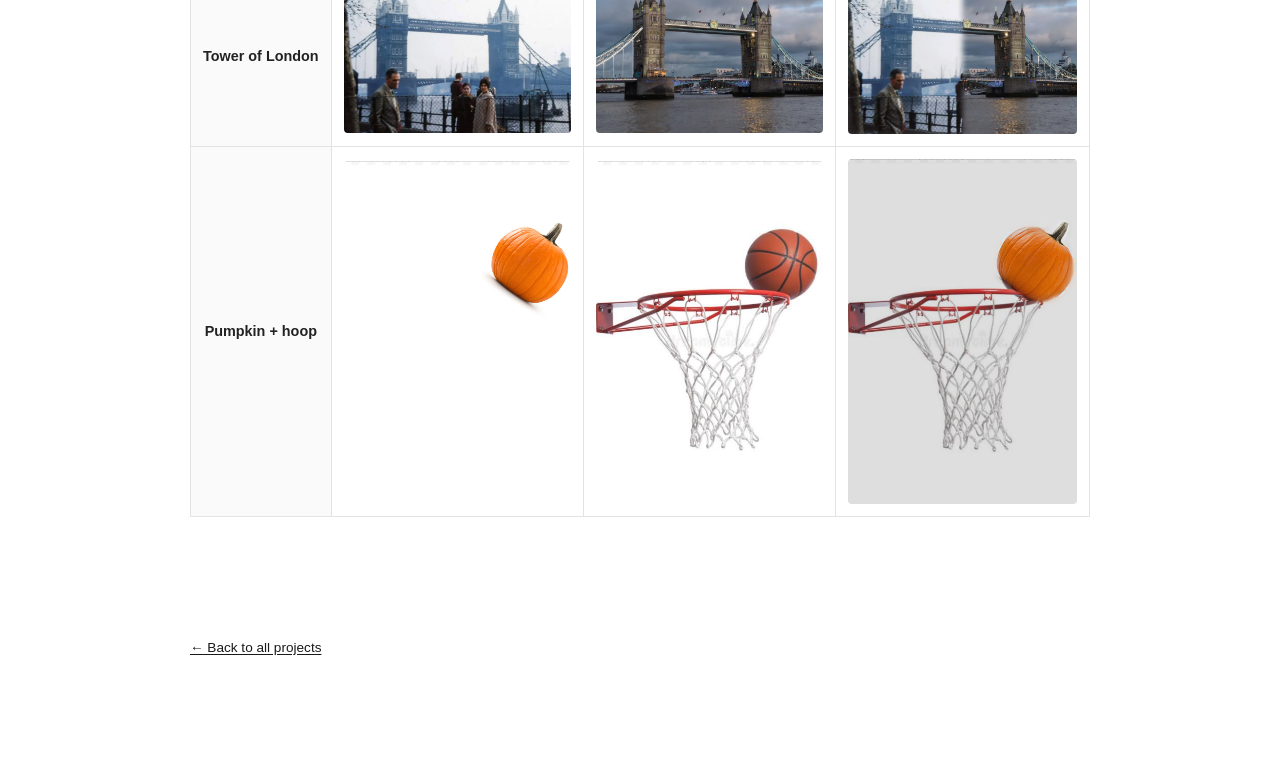
<file: proj2/index.html>
<!DOCTYPE html>
<title>Project 2: Fun with Filters and Frequencies</title>
<link rel="stylesheet" href="../style.css">

<main>
  <a class="back-link" href="../index.html">&larr; Back to all projects</a>

  <h1>Project 2: Fun with Filters and Frequencies</h1>

  <section class="part prose" id="overview">
    <h2>Overview</h2>
    <p>In this project, I'll be using convolution and traditional image processing methods to do some cool things with images, like finding edges, creating hybrid images, and blending 2 images together!</p>
  </section>

  <section class="part prose" id="part1">
    <h2>Part 1: Fun with Filters</h2>

    <h3>Convolutions from Scratch</h3>
    <p>Convolution is one of the essential operations I'll be needing for the rest of this project, so it'll help my understanding to implement convolution on images from scratch. I implemented it with both a 4-loop (iterating over the image and then the filter, then adding to the result) and a 2-loop (iterating over just the image itself and doing a dot product between the image and kernel at that point).</p>
    <p>Following the lead of scipy.signal.convolve2d, I also implemented the 'same', 'full', and 'valid' options. To do this, I added enough padding to the image (adding 0s) before convolving so that I calculated every time the filter overlapped at least 1 pixel with the image. Then, I got rid of the parts I wouldn't need to include in the 'same' and 'valid' versions of the convolution. However, by default I keep the 'full' level of padding. This implementation allowed me to reuse the maximum amount of code, since I just had an if statement telling me how much I needed to slice out after the main computation is completed.</p>
    <p>Here are my implementations:</p>
    <pre class="code-block"><code>def convolve_4loops(in1, in2, mode='full'):
    m, n = in1.shape
    u, v = in2.shape

    assert u &lt; m and v &lt; n, "Ensure kernel is the second input"

    in2 = in2[::-1, ::-1]

    # Make out array and add padding to in1
    pad_x = (u - 1) // 2
    pad_y = (v - 1) // 2
    out = np.zeros((m + u - 1, n + v - 1))
    in1 = np.pad(in1, ((u - 1, u - 1), (v - 1, v - 1)))

    for i in np.arange(out.shape[0]):
        for j in np.arange(out.shape[1]):
            for x in np.arange(u):
                for y in np.arange(v):
                    out[i, j] += in1[i + x, j + y] * in2[x, y]

    if mode == 'valid':
        out = out[u - 1:-(u - 1), v - 1:-(v - 1)]
    elif mode == 'same':
        rem_x = u - 1 - pad_x
        rem_y = v - 1 - pad_y
        out = out[pad_x:-rem_x, pad_y:-rem_y]
    return out

def convolve_2loops(in1, in2, mode='full', boundary='fill', fillvalue=0):
    m, n = in1.shape
    u, v = in2.shape

    assert u &lt; m and v &lt; n, "Ensure kernel is the second input"

    in2 = in2[::-1, ::-1]

    # Make out array and add padding to in1
    pad_x = (u - 1) // 2
    pad_y = (v - 1) // 2
    out = np.zeros((m + u - 1, n + v - 1))
    in1 = np.pad(in1, ((u - 1, u - 1), (v - 1, v - 1)))

    for i in np.arange(out.shape[0]):
        for j in np.arange(out.shape[1]):
            sub = in1[i:i + u, j:j + v]
            out[i, j] = np.sum(sub * in2)

    if mode == 'valid':
        out = out[u - 1:-(u - 1), v - 1:-(v - 1)]
    elif mode == 'same':
        rem_x = u - 1 - pad_x
        rem_y = v - 1 - pad_y
        out = out[pad_x:-rem_x, pad_y:-rem_y]
    return out</code></pre>
    <p>Since Python loops are inefficient compared to the sped-up, C-based versions in NumPy or SciPy, my implementations were clearly much slower than the official implementation. On the image below, which is 1200x1600, my 4-loop implementation took 12 seconds. However, since I take some advantage of NumPy's parallelization in my 2-loop implementation, this version is faster and takes about 5 seconds. Of course, the optimized, official implementation takes less than 0.1 seconds to run. Here's a visualization of a few different filters on my image with my implementation and SciPy's:</p>
    <div class="table-scroll">
      <table class="filter-table">
        <thead>
          <tr>
            <th></th>
            <th>My Implementation</th>
            <th>SciPy Implementation</th>
          </tr>
        </thead>
        <tbody>
          <tr>
            <td class="row-label">dx</td>
            <td><img src="images/out/1.1/sahir_dx.png" alt="Dx filter applied with my convolution implementation"></td>
            <td><img src="images/out/1.1/sahir_dx_scipy.png" alt="Dx filter applied with scipy.signal.convolve2d"></td>
          </tr>
          <tr>
            <td class="row-label">dy</td>
            <td><img src="images/out/1.1/sahir_dy.png" alt="Dy filter applied with my convolution implementation"></td>
            <td><img src="images/out/1.1/sahir_dy_scipy.png" alt="Dy filter applied with scipy.signal.convolve2d"></td>
          </tr>
          <tr>
            <td class="row-label">box</td>
            <td><img src="images/out/1.1/sahir_box.png" alt="Box filter applied with my convolution implementation"></td>
            <td><img src="images/out/1.1/sahir_box_scipy.png" alt="Box filter applied with scipy.signal.convolve2d"></td>
          </tr>
        </tbody>
      </table>
    </div>

    <h3>Finite Difference Operators</h3>
    <p>Let's use convolution to detect edges now! We can create the finite partial derivative operators Dx=[1, 0, -1] and Dy=Dx.T, which give us vertical and horizontal edges respectively. However, these two filters only get us directional edges. What if we want to highlight edges of any direction equally? To get around this, we combine the results of these 2 in quadrature to get a "gradient magnitude" image, which is essentially a general edge detector &mdash; edges of any direction will return a positive result.</p>
    <p>Now I'll use a threshold on this gradient magnitude image to determine what's a "sharp enough" edge. Empirically, after some tweaking, I found a good level for this threshold is <strong>0.25</strong>. To get my threshold, I was looking for full coverage of the man and his camera where possible &mdash; the "edges" detected from the grass was noise in my eyes, and I wanted to minimize the random speckle in the final edge detector. Here's what all this looks like:</p>
    <div class="gallery">
      <figure>
        <img src="images/out/1.2/cameraman_dx.png" alt="Cameraman image convolved with the Dx operator">
        <figcaption>Vertical edge</figcaption>
      </figure>
      <figure>
        <img src="images/out/1.2/cameraman_dy.png" alt="Cameraman image convolved with the Dy operator">
        <figcaption>Horizontal edge</figcaption>
      </figure>
      <figure>
        <img src="images/out/1.2/cameraman_edges.png" alt="Cameraman gradient magnitude image">
        <figcaption>Full edge</figcaption>
      </figure>
      <figure>
        <img src="images/out/1.2/cameraman_edges_threshold.png" alt="Cameraman gradient magnitude image after thresholding at 0.25">
        <figcaption>Edge thresholded (0.25)</figcaption>
      </figure>
    </div>

    <h3>Derivative of Gaussian Filter</h3>
    <p>Using this raw method to find edges, I saw a lot of noisy detections from the grass, etc. These are high-frequency features, so if we get rid of some of these, could we get a more robust edge detector? Let's use a Gaussian filter to do this! The Gaussian filter is similar to a box filter in that it acts as a low-pass filter and gets rid of higher frequencies in the image. Here's an example:</p>
    <div class="compare-row kernels">
      <figure>
        <img src="images/out/1.3/gaussian.png" alt="Gaussian filter kernel">
        <figcaption>Gaussian filter</figcaption>
      </figure>
    </div>
    <p>We can tweak the cutoff frequency by modifying the standard deviation, sigma, of the distribution, which we'll utilize in later parts. A higher sigma blurs the image more than a smaller sigma. Intuitively, this makes sense since a Gaussian distribution with small enough sigma essentially gives back a delta function/identity. If we blur the image before trying to detect images like above, we can see more success without having to worry as much about noise in the result. To reflect this, it turns out we can have a lower threshold to get a similar edge result &mdash; in this case, about <strong>0.15</strong> sufficed.</p>
    <div class="gallery">
      <figure>
        <img src="images/out/1.3/cameraman_edges_trad.png" alt="Cameraman edges after Gaussian blurring then applying the finite difference operators">
        <figcaption>Full edge (blur then derivative)</figcaption>
      </figure>
      <figure>
        <img src="images/out/1.3/cameraman_edges_trad_threshold.png" alt="Cameraman edges after Gaussian blurring, thresholded at 0.15">
        <figcaption>Edge thresholded (0.15)</figcaption>
      </figure>
    </div>
    <p>It turns out that instead of doing a blur then finding the edges afterwards, we can convolve the Gaussian filter with our edge detector directly to give us a more robust edge detector all in one shot. This new filter is called the derivative of Gaussian (DoG) filter, and here's what it looks like!</p>
    <div class="compare-row kernels">
      <figure>
        <img src="images/out/1.3/dog_x.png" alt="Derivative of Gaussian filter in the x direction">
        <figcaption>DoG<sub>x</sub></figcaption>
      </figure>
      <figure>
        <img src="images/out/1.3/dog_y.png" alt="Derivative of Gaussian filter in the y direction">
        <figcaption>DoG<sub>y</sub></figcaption>
      </figure>
    </div>
    <p>If we use these DoG filters to create our robust edge detector, it ends up looking exactly the same (as we expected). You can also see how this method lets us gets rid of a lot of the noise from our naive edge detector using the raw finite difference operators.</p>
    <div class="gallery">
      <figure>
        <img src="images/out/1.3/cameraman_edges_dog.png" alt="Cameraman edges using the derivative of Gaussian filter directly">
        <figcaption>Full edge (DoG)</figcaption>
      </figure>
      <figure>
        <img src="images/out/1.3/cameraman_edges_dog_threshold.png" alt="Cameraman edges using the derivative of Gaussian filter, thresholded">
        <figcaption>Edge thresholded (DoG, 0.15)</figcaption>
      </figure>
      <figure>
        <img src="images/out/1.2/cameraman_edges.png" alt="Cameraman edges using the raw finite difference operators, for comparison">
        <figcaption>Full edge (raw, no blur)</figcaption>
      </figure>
      <figure>
        <img src="images/out/1.2/cameraman_edges_threshold.png" alt="Cameraman edges using the raw finite difference operators, thresholded, for comparison">
        <figcaption>Edge thresholded (raw, 0.25)</figcaption>
      </figure>
    </div>
  </section>

  <section class="part prose" id="part2">
    <h2>Part 2: Fun with Frequencies</h2>

    <h3>Image Sharpening</h3>
    <p>Let's try to sharpen some images! I'll be doing these using the "unsharp" filter, which is a misnomer.</p>
    <p>To make the filter, we first need to extract out some high-frequency information from the image. We can do this by subtracting the original image with a Gaussian blurred version of the original filter. Intuitively, since the Gaussian blur is a low-pass filter, the remainder acts like a high pass filter. Then, we can add some of these high-frequency features back into the image. To formalize this, the full unsharp filter is in the form 1 + a(1 - G) = (1 + a) - aG, where G is the Gaussian filter, 1 is the identity, and a is the sharpening factor. Here's what it looks like for the Taj Mahal image:</p>
    <div class="gallery">
      <figure>
        <img src="images/taj.jpg" alt="Original Taj Mahal image">
        <figcaption>Original</figcaption>
      </figure>
      <figure>
        <img src="images/out/2.1/taj_sharpened_alpha_1.png" alt="Taj Mahal image sharpened with alpha 1">
        <figcaption>&alpha; = 1</figcaption>
      </figure>
      <figure>
        <img src="images/out/2.1/taj_sharpened_alpha_4.png" alt="Taj Mahal image sharpened with alpha 4">
        <figcaption>&alpha; = 4</figcaption>
      </figure>
      <figure>
        <img src="images/out/2.1/taj_sharpened_alpha_10.png" alt="Taj Mahal image sharpened with alpha 10">
        <figcaption>&alpha; = 10</figcaption>
      </figure>
    </div>
    <p>I also used my own image, blurred it, then sharpened it again using the unsharp filter. Here's what it looks like:</p>
    <div class="gallery">
      <figure>
        <img src="images/sahir.jpg" alt="Original sharp photo of Sahir">
        <figcaption>Original (sharp)</figcaption>
      </figure>
      <figure>
        <img src="images/out/2.1/sahir_blurred.png" alt="Photo of Sahir after Gaussian blurring">
        <figcaption>Blurred</figcaption>
      </figure>
      <figure>
        <img src="images/out/2.1/sahir_sharpened_alpha_1.png" alt="Blurred photo of Sahir re-sharpened with alpha 1">
        <figcaption>Re-sharpened, &alpha; = 1</figcaption>
      </figure>
      <figure>
        <img src="images/out/2.1/sahir_sharpened_alpha_4.png" alt="Blurred photo of Sahir re-sharpened with alpha 4">
        <figcaption>Re-sharpened, &alpha; = 4</figcaption>
      </figure>
      <figure>
        <img src="images/out/2.1/sahir_sharpened_alpha_10.png" alt="Blurred photo of Sahir re-sharpened with alpha 10">
        <figcaption>Re-sharpened, &alpha; = 10</figcaption>
      </figure>
    </div>
    <p>You can see that higher alpha values lead to larger sharpening. In the Taj photo, you can see that edges around the gate and on the edges of the Taj Mahal gets blown out more and more as the alpha value increases. When trying to re-create my original sharp image using the unsharp filter, results are varied. For too low of an alpha, the image still seems blurred, and for too high of an alpha, the image looks extremely blown out (e.g. the rocks have very sharp transition with the grass). In all cases, the sharp, non-blurred image looks the best, because low-pass filtering inherently gets rid of some information about the image that cannot be brought back.</p>

    <h3>Hybrid Images</h3>
    <p>Let's create some hybrid images! These images look like one image up close, but look like another image from far away. We can do this by exploiting low frequencies and high frequencies. Since from far away, low frequencies dominate, and vice versa from up close, we can low-pass (Gaussian filter) one image and high-pass (identity minus Gaussian filter) the other, then add them together to get a hybrid image. The trick mainly here is to align the general features of each image so each side looks relatively plausible. To do this, I used pre-written code to align images by selecting 2 points on each image that should line up. Afterwards, I did some post-processing by trimming the images so that the black edges didn't show (or didn't show as much as realistically possible). I also had to introduce a scaling factor that I called alpha, since some high-frequency details were stronger than others. I'll note the alpha values I used as I go.</p>
    <p>For the cutoff frequency, I used differing values of sigma in the Gaussian filter: 5 for the low-pass and 2 for the high-pass. Since sigma=5 is a quite strong low-pass filter, while sigma=2 means my high-pass filter is getting rid of some relatively high frequencies, I end up filtering out a middle section of the frequencies of both images. This makes for a better hybrid image since the distinction between the far image and the close image is more readily visible/has less transition.</p>
    <p>Here's some example images:</p>
    <div class="compare-row">
      <figure>
        <img src="images/aligned/derek.png" alt="Aligned photo of Derek">
        <figcaption>Derek</figcaption>
      </figure>
      <figure>
        <img src="images/aligned/nutmeg.png" alt="Aligned photo of Nutmeg the cat">
        <figcaption>Nutmeg</figcaption>
      </figure>
      <figure>
        <img src="images/out/2.2/dermeg.png" alt="Hybrid image of Derek and Nutmeg">
        <figcaption>Hybrid (&alpha; = 0.1)</figcaption>
      </figure>
    </div>
    <div class="compare-row">
      <figure>
        <img src="images/aligned/pumpkin.png" alt="Aligned photo of a pumpkin">
        <figcaption>Pumpkin</figcaption>
      </figure>
      <figure>
        <img src="images/aligned/basketball.png" alt="Aligned photo of a basketball">
        <figcaption>Basketball</figcaption>
      </figure>
      <figure>
        <img src="images/out/2.2/pumpetball.png" alt="Hybrid image of a pumpkin and a basketball">
        <figcaption>Hybrid (&alpha; = 0.1)</figcaption>
      </figure>
    </div>
    <div class="compare-row">
      <figure>
        <img src="images/aligned/sad.png" alt="Aligned photo of a sad face">
        <figcaption>Sad</figcaption>
      </figure>
      <figure>
        <img src="images/aligned/happy.png" alt="Aligned photo of a happy face">
        <figcaption>Happy</figcaption>
      </figure>
      <figure>
        <img src="images/out/2.2/sappy.png" alt="Hybrid image of a sad and happy face">
        <figcaption>Hybrid (&alpha; = 0.6)</figcaption>
      </figure>
    </div>
    <p>And some more detail about how the process looks like for the sad/happy image:</p>
    <div class="figure-full">
      <img src="images/out/2.2/sappy_ffts.png" alt="Fourier transform magnitudes for the sad image, happy image, their filtered versions, and the resulting hybrid">
    </div>

    <h3>Gaussian and Laplacian Stacks</h3>
    <p>For the next part of this project, I'll be doing multi-resolution blending, but first I need to introduce the idea of a Gaussian and Laplacian stack. Intuitively, the Gaussian stack represents increasingly lower and lower-pass filtering, with different cutoff frequencies. As you go down the stack, the cutoff frequency should get lower and lower, and represent only low-frequency features. The Laplacian stack is the difference between two consecutive layers of the Gaussian stack. Due to the Gaussian stack's construction, the Laplacian stack actually represents a band-pass filter! At each level of the Laplacian stack, we only keep frequencies within a certain range, depending on how your cutoff frequency changes between stacks. The last layer of the Laplacian stack generally keeps the last layer of the Gaussian stack (absolute lowest-frequency features), so that a sum across the layers of a Laplacian stack will give back the original image.</p>
    <p>For this implementation, it turns out we need a Laplacian stack with roughly an octave (doubling) of frequencies within a stack. To keep slightly more detail than this and get better empirical image quality, I use a Gaussian stack that exponentially decreases in cutoff frequency by the square root of 2 (about 1.414) each layer.</p>

    <h3>Multi-Resolution Blending</h3>
    <p>Now let's implement multi-resolution blending! For this, we'll need a mask which tells us when we want image 1 and when we want image 2. Then we construct a Laplacian stack of the blended image. At each level, we use the Gaussian stack level of the mask, and add together the Laplacian stack levels of the 2 individual images. Then, to form the final blended image, I sum the elements of the Laplacian stack.</p>
    <p>Let's see how this looks on the traditional oraple:</p>
    <div class="figure-full">
      <img src="images/out/2.4/oraple_pyramid_plots.png" alt="Gaussian and Laplacian stack visualization for the orange/apple blend">
    </div>
    <p>I also used the same techniques to blend together old and new pictures of the Tower of London, as well as a pumpkin being thrown into a basketball hoop. Here's those visualizations:</p>
    <div class="figure-full">
      <img src="images/out/2.4/tower_pyramid_plots.png" alt="Gaussian and Laplacian stack visualization for the Tower of London blend">
    </div>
    <div class="figure-full">
      <img src="images/out/2.4/pumpkin_pyramid_plots.png" alt="Gaussian and Laplacian stack visualization for the pumpkin/basketball hoop blend">
    </div>
    <p>And everything together, alongside the two source images that went into each blend:</p>
    <div class="table-scroll">
      <table class="filter-table">
        <thead>
          <tr>
            <th></th>
            <th>Image 1</th>
            <th>Image 2</th>
            <th>Blended</th>
          </tr>
        </thead>
        <tbody>
          <tr>
            <td class="row-label">Oraple</td>
            <td><img src="images/orange.jpg" alt="Source photo of an orange"></td>
            <td><img src="images/apple.jpg" alt="Source photo of an apple"></td>
            <td><img src="images/out/2.4/oraple.png" alt="Final blended orange and apple image"></td>
          </tr>
          <tr>
            <td class="row-label">Tower of London</td>
            <td><img src="images/tower_old.png" alt="Old photo of the Tower of London"></td>
            <td><img src="images/tower_new.png" alt="New photo of the Tower of London"></td>
            <td><img src="images/out/2.4/tower_time.png" alt="Final blended old and new Tower of London image"></td>
          </tr>
          <tr>
            <td class="row-label">Pumpkin + hoop</td>
            <td><img src="images/pumpkin_ballhoop.png" alt="Source photo of a pumpkin, aligned to the basketball hoop"></td>
            <td><img src="images/ballhoop.png" alt="Source photo of a basketball hoop"></td>
            <td><img src="images/out/2.4/pumpkin.png" alt="Final blended pumpkin and basketball hoop image"></td>
          </tr>
        </tbody>
      </table>
    </div>
  </section>

  <footer>
    <p><a href="../index.html">&larr; Back to all projects</a></p>
  </footer>
</main>
</file>
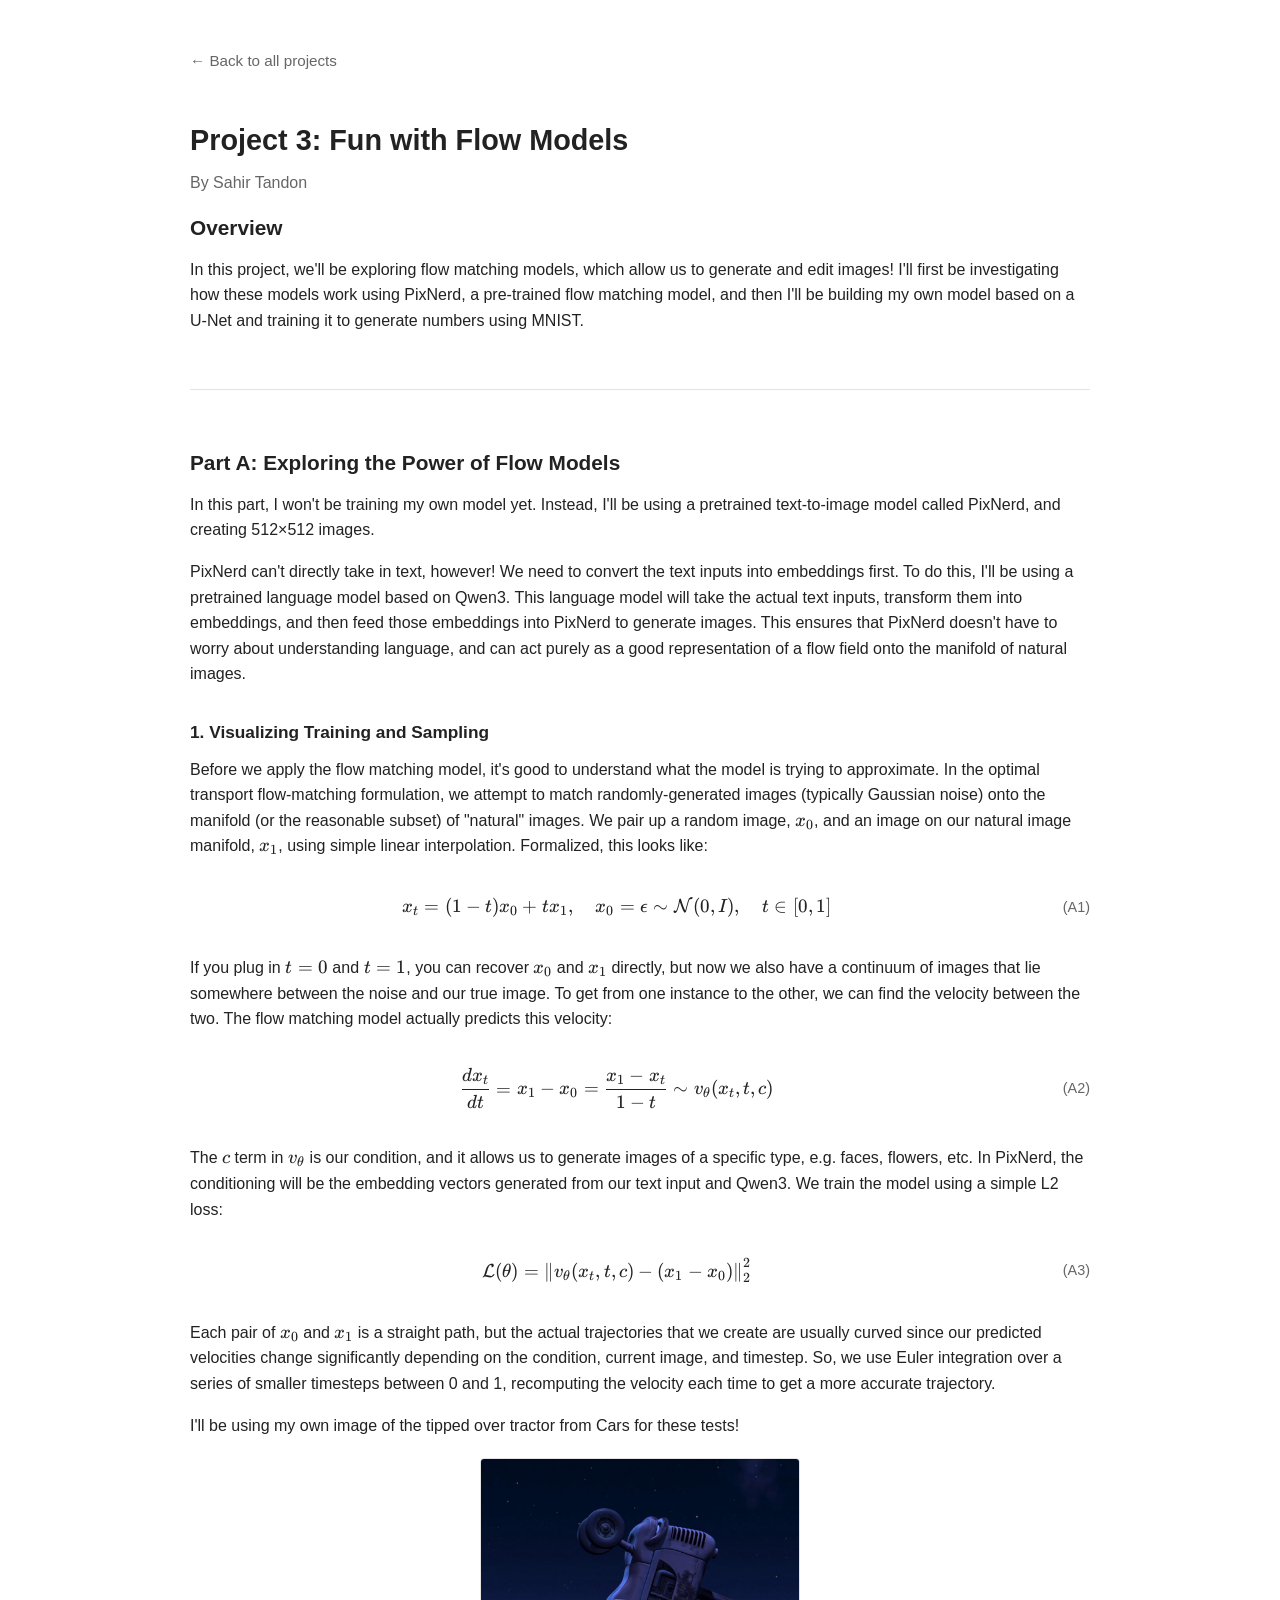
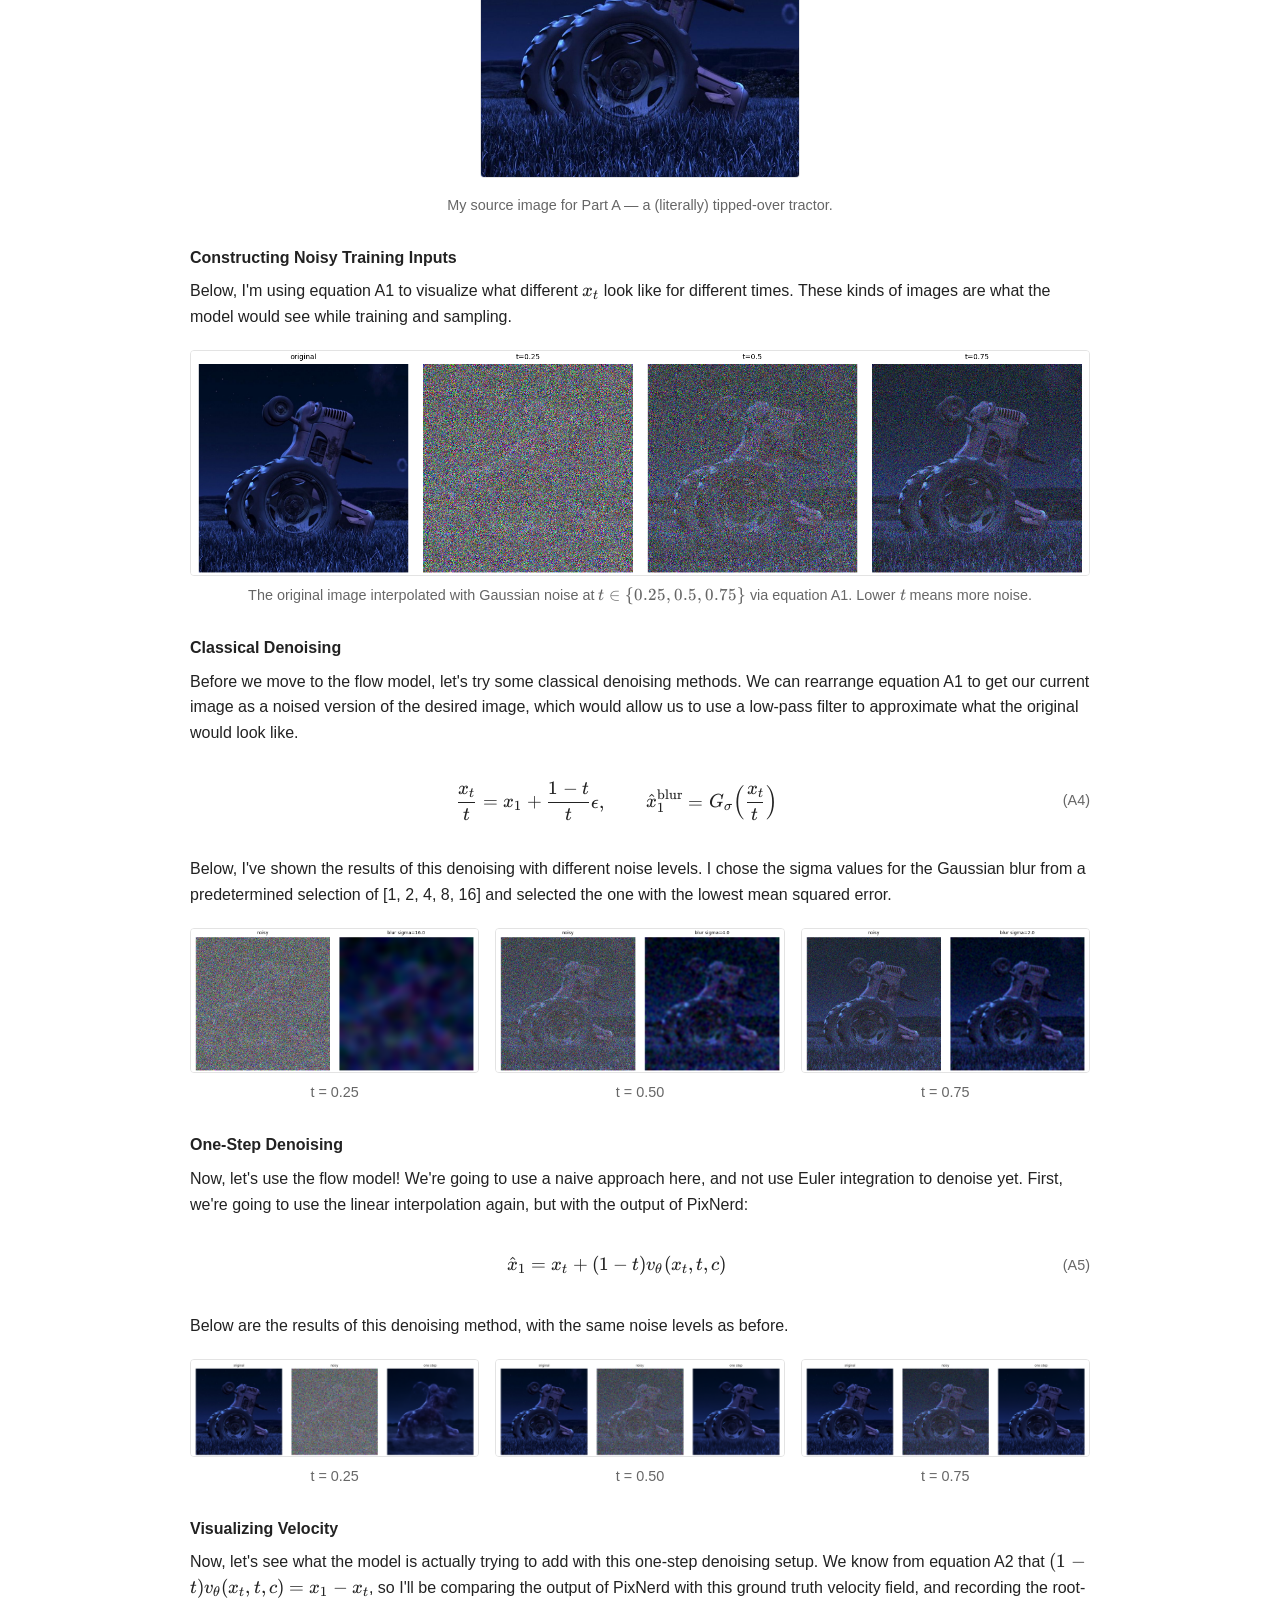
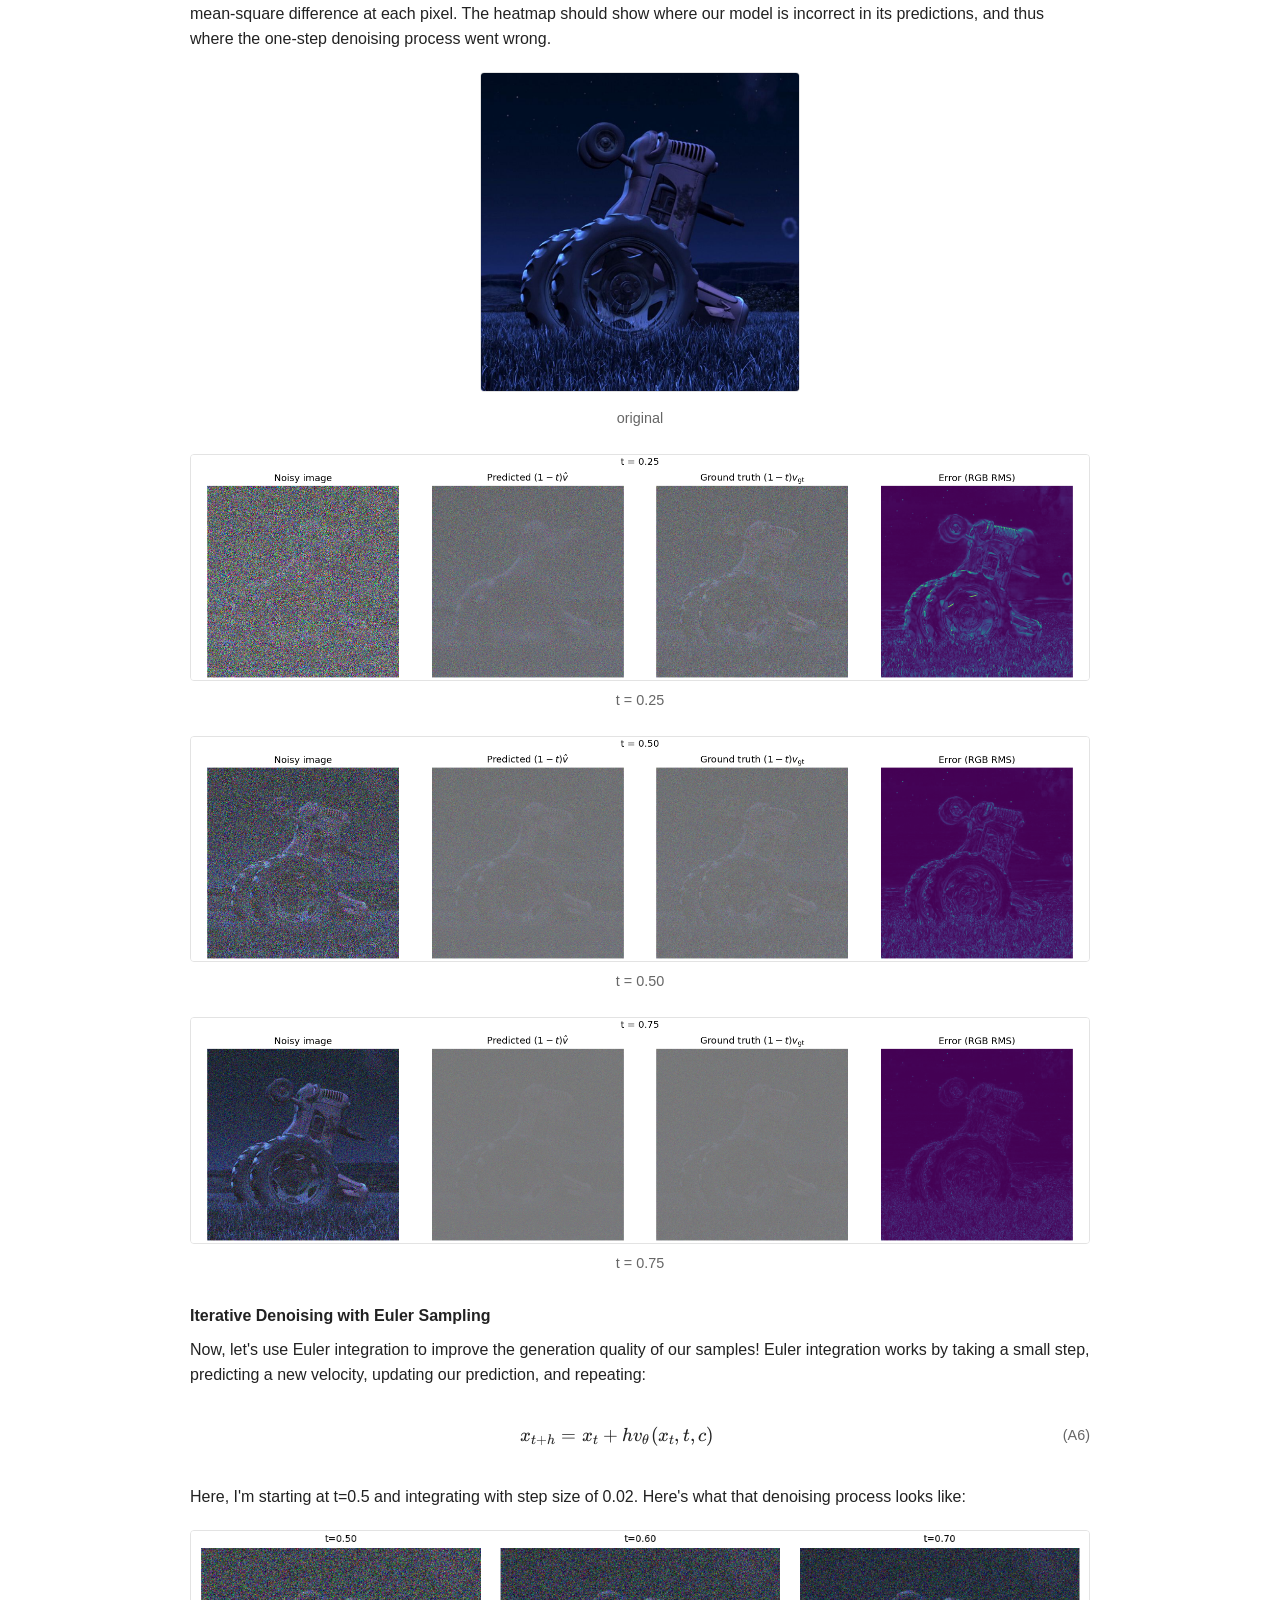
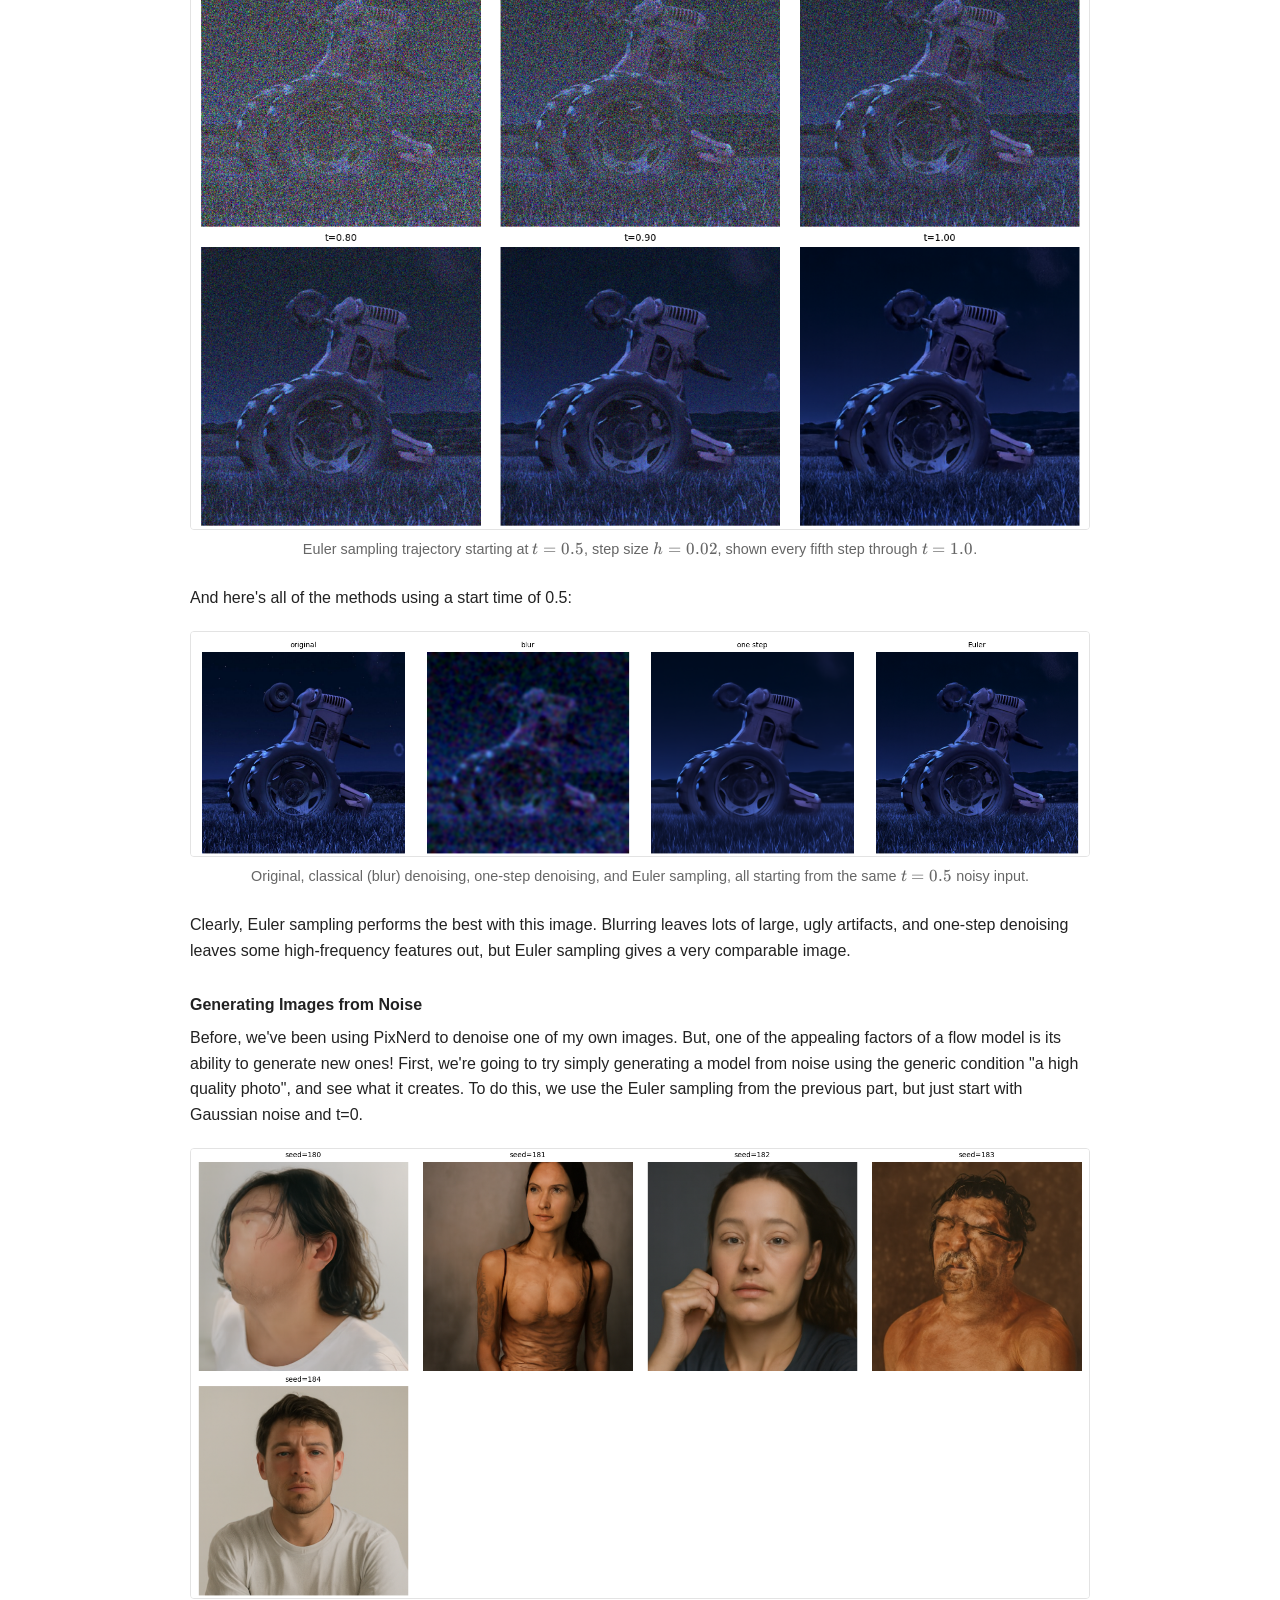
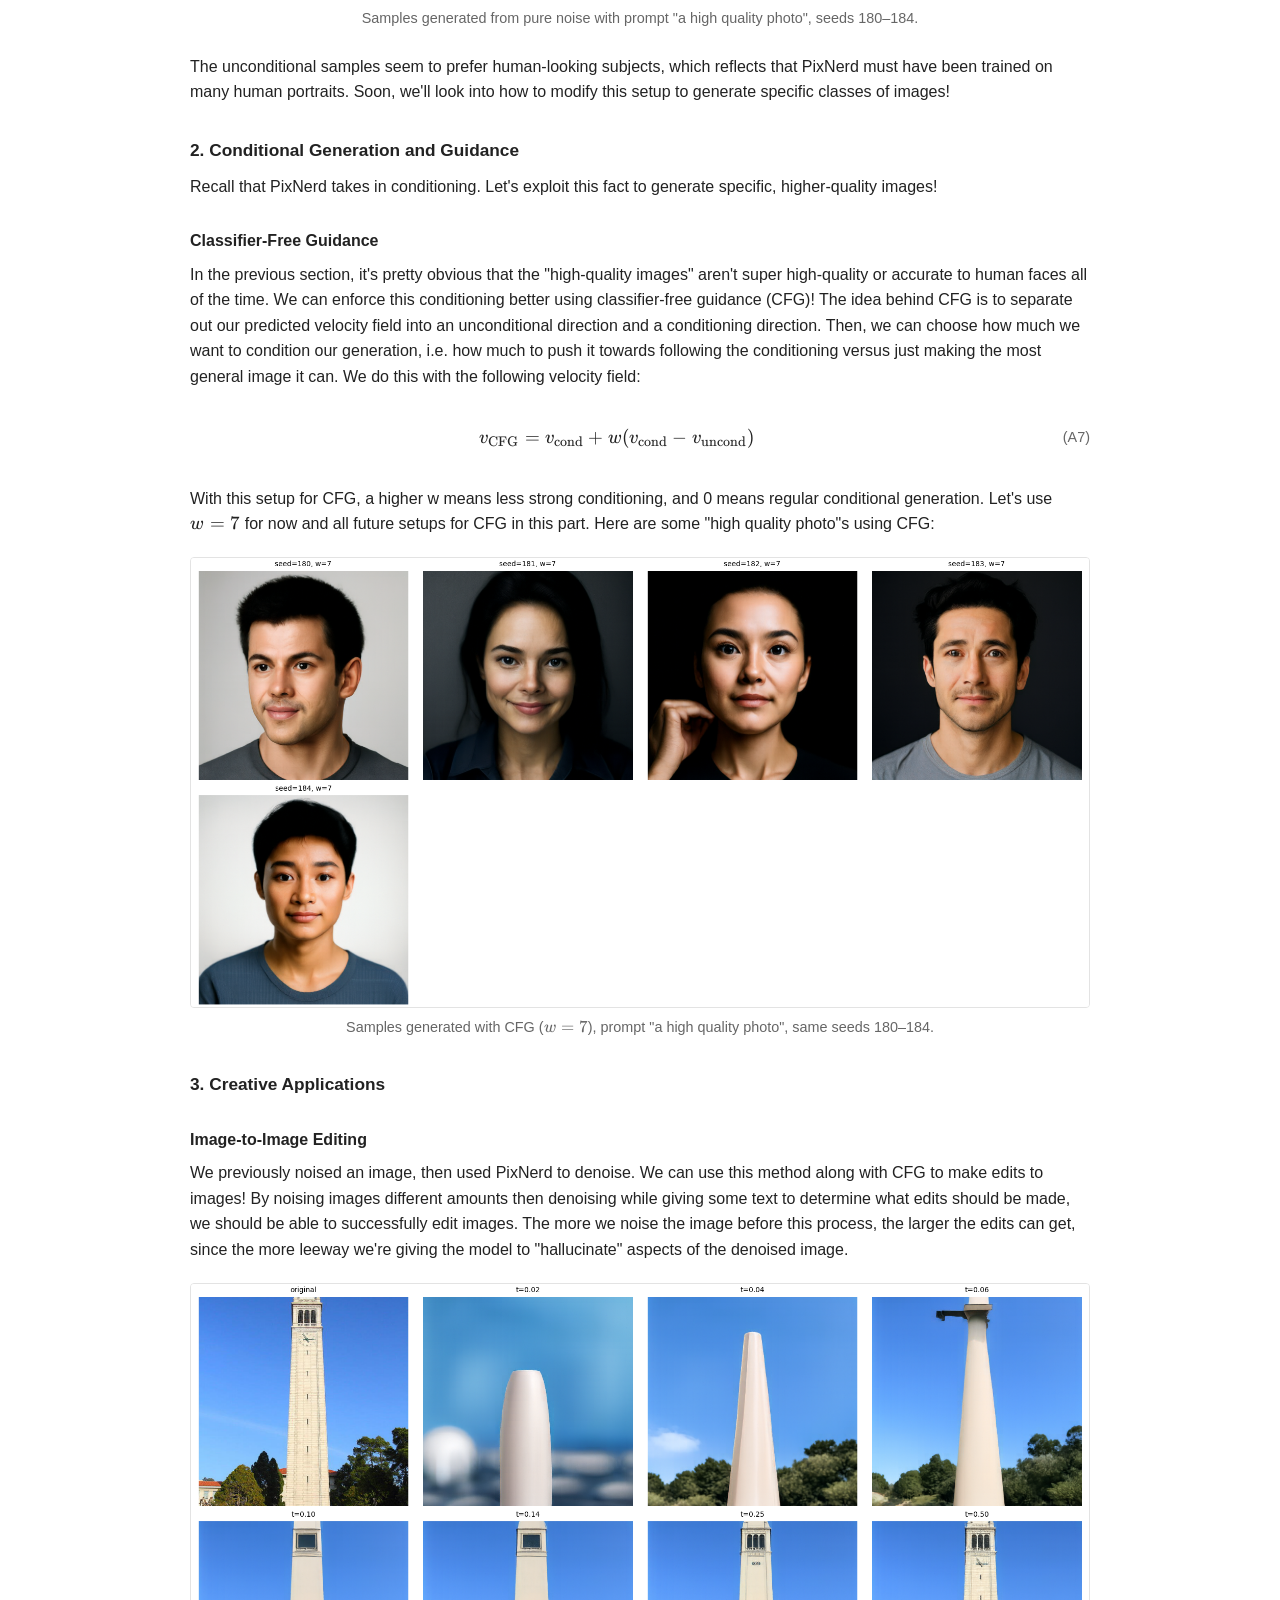
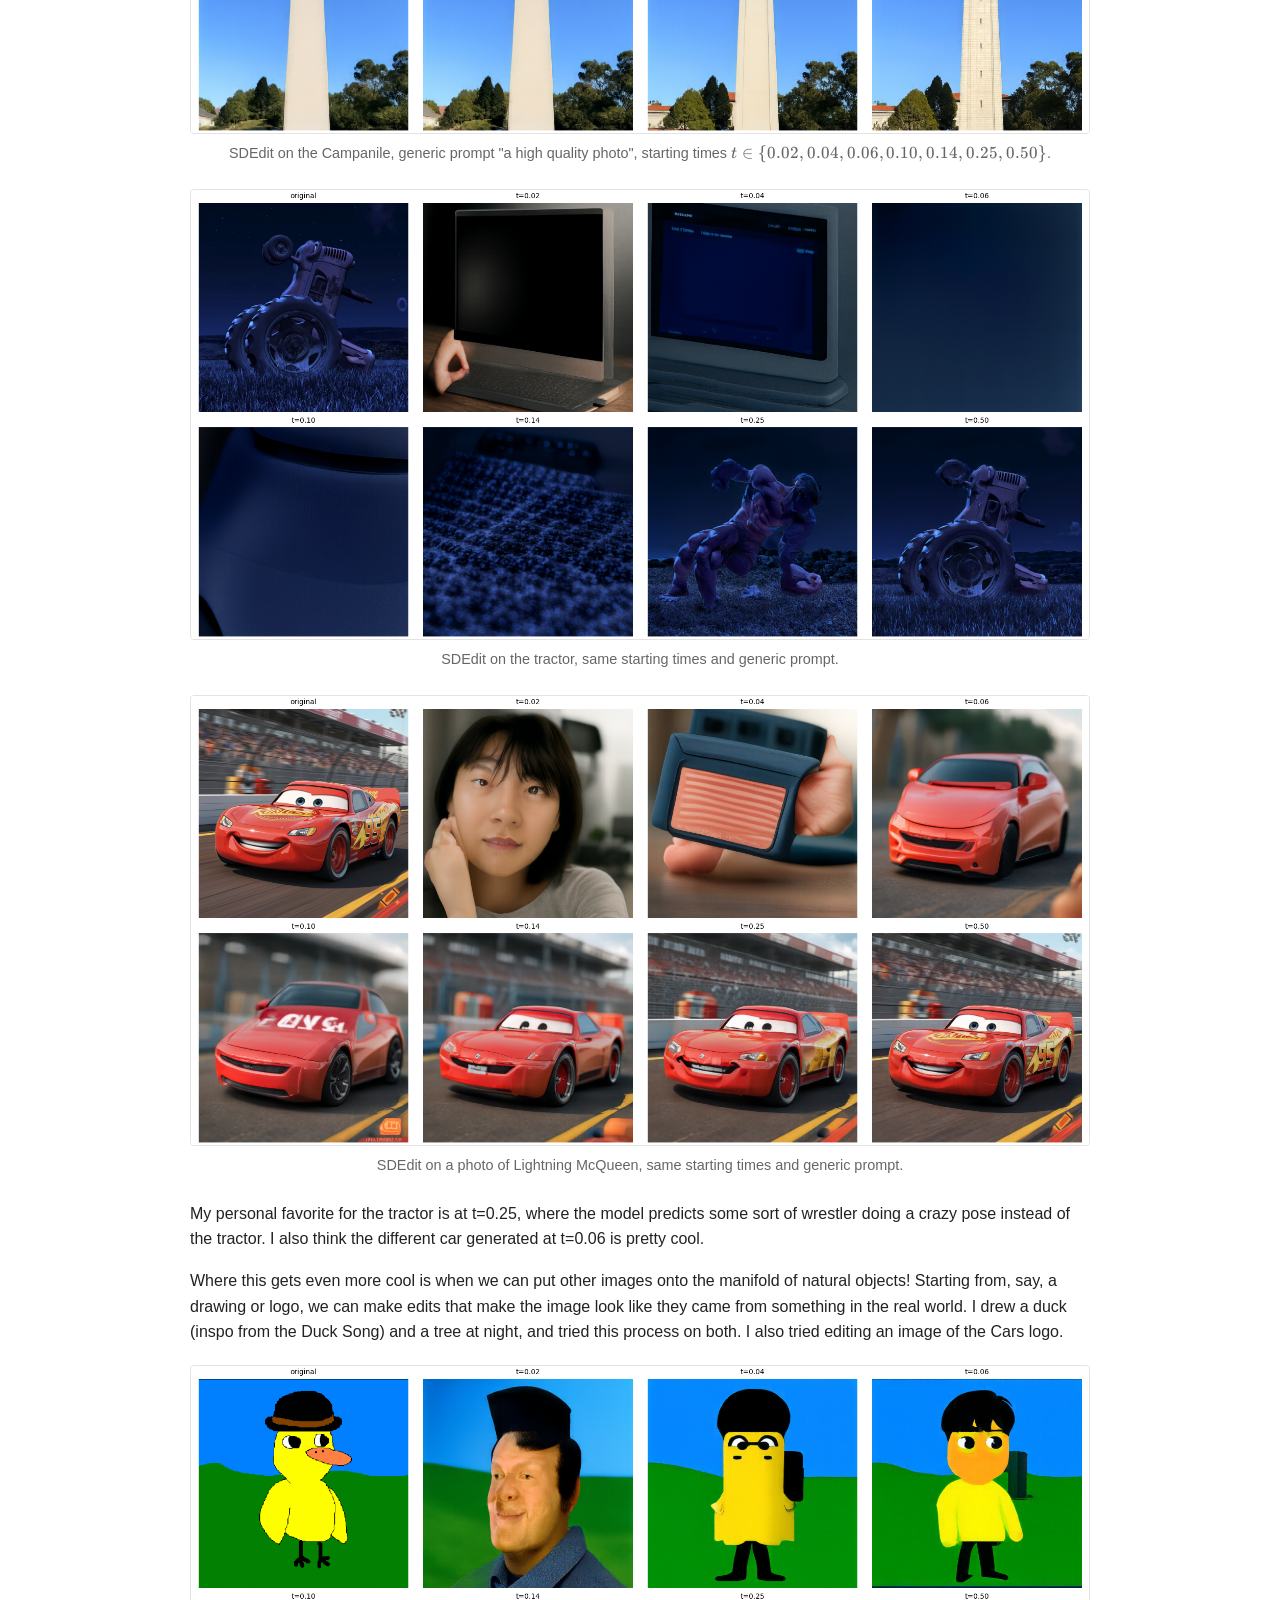
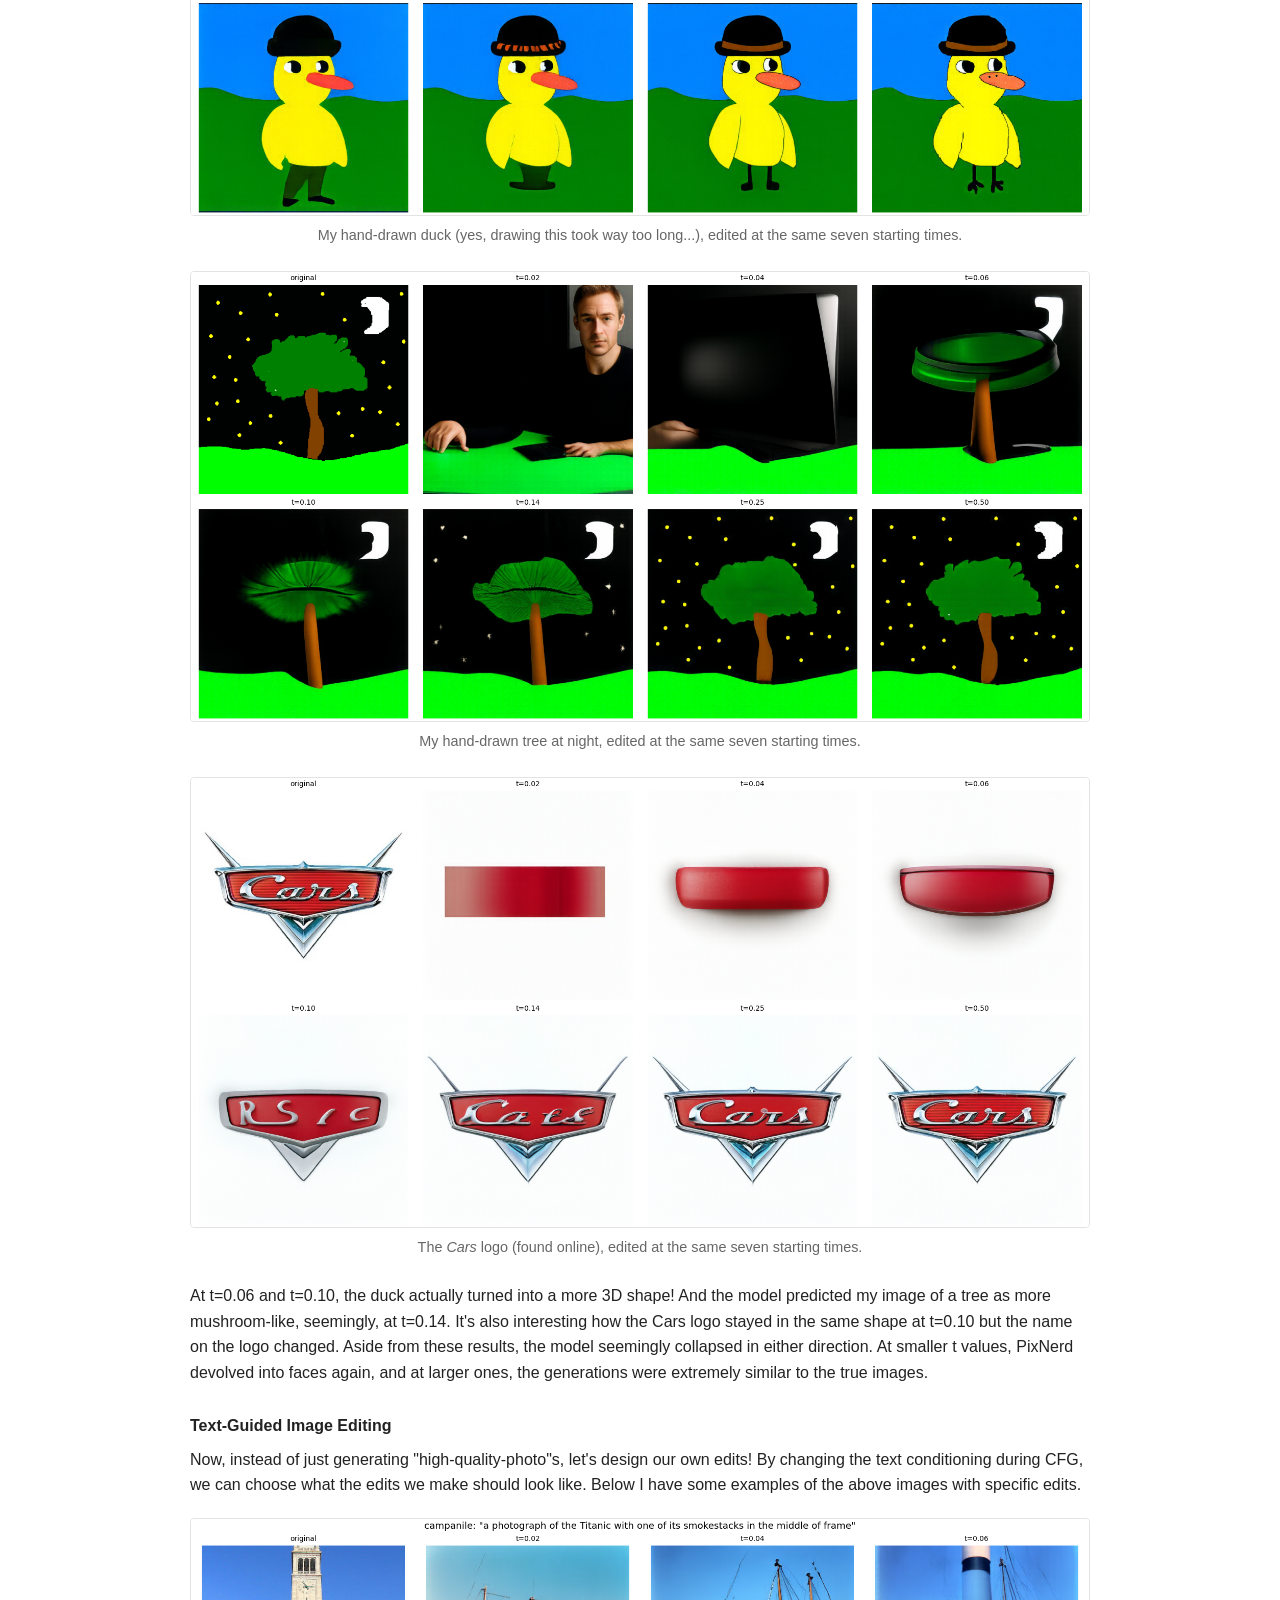
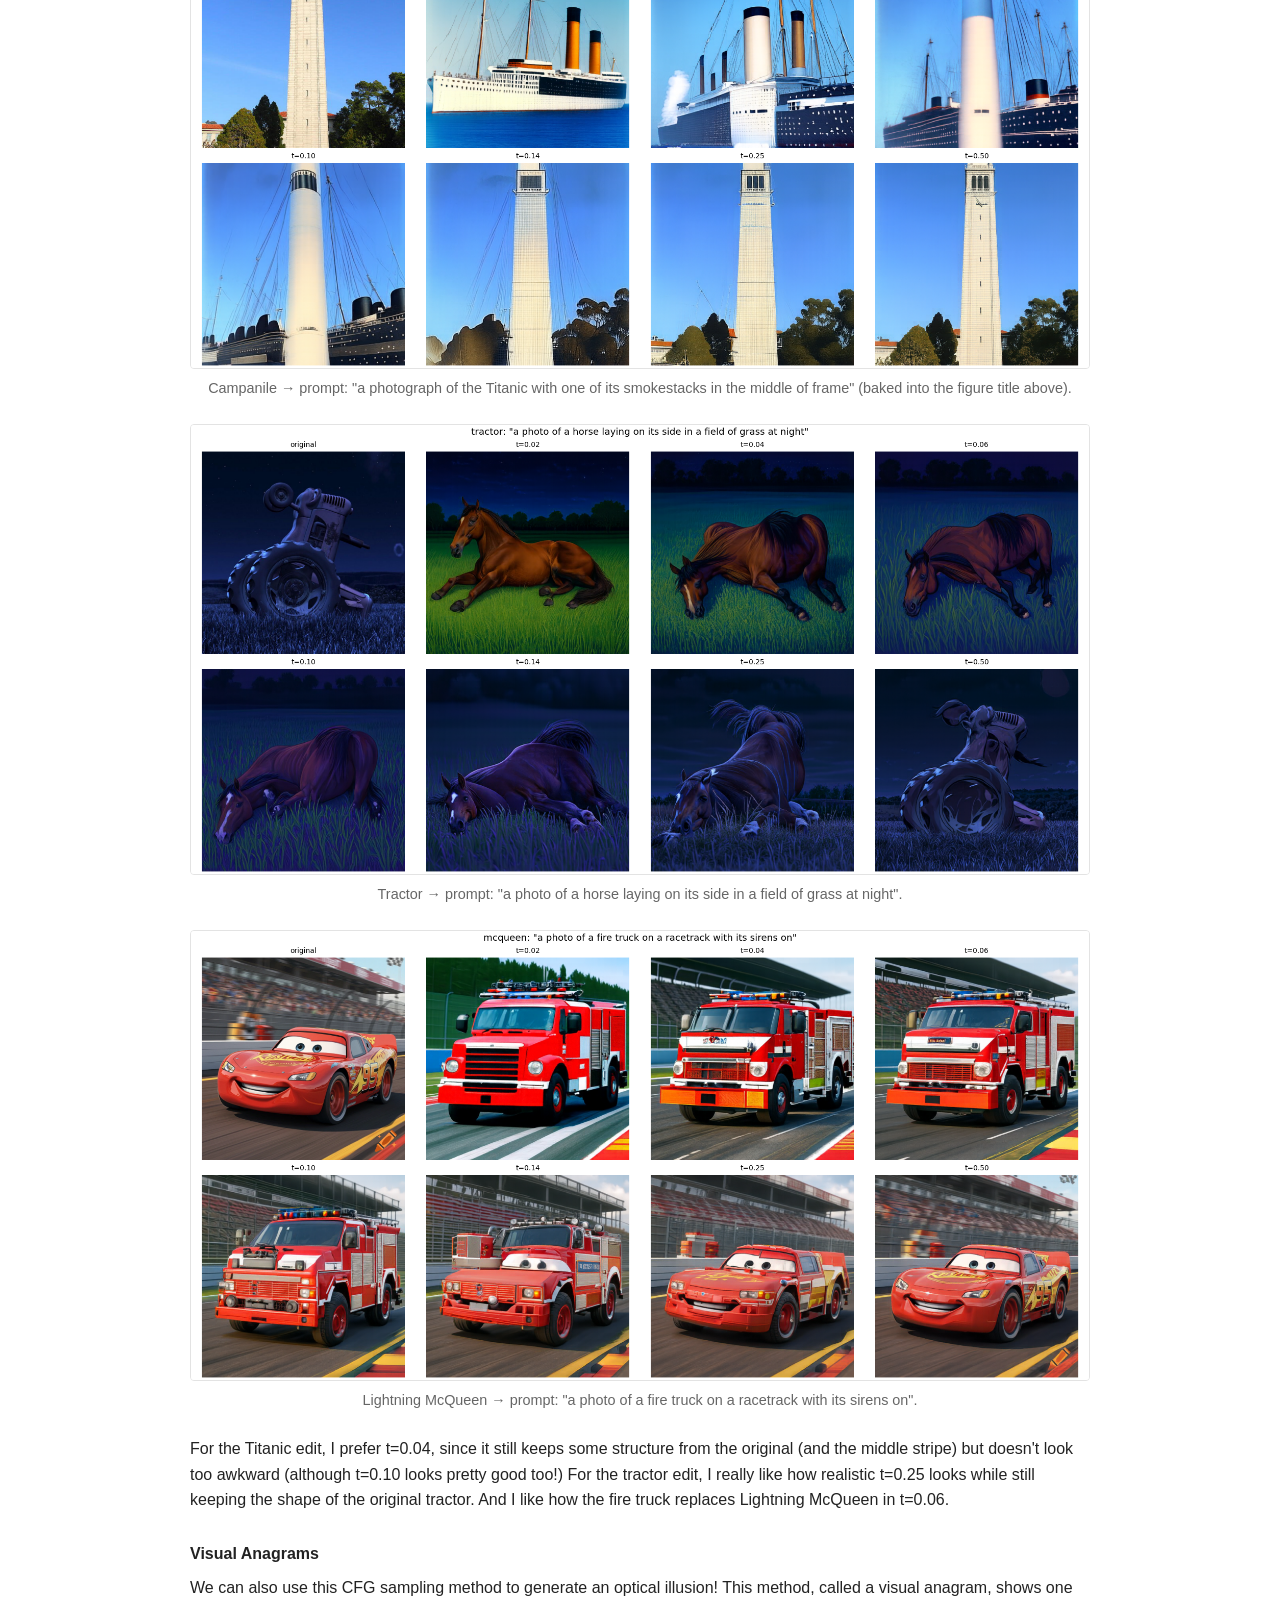
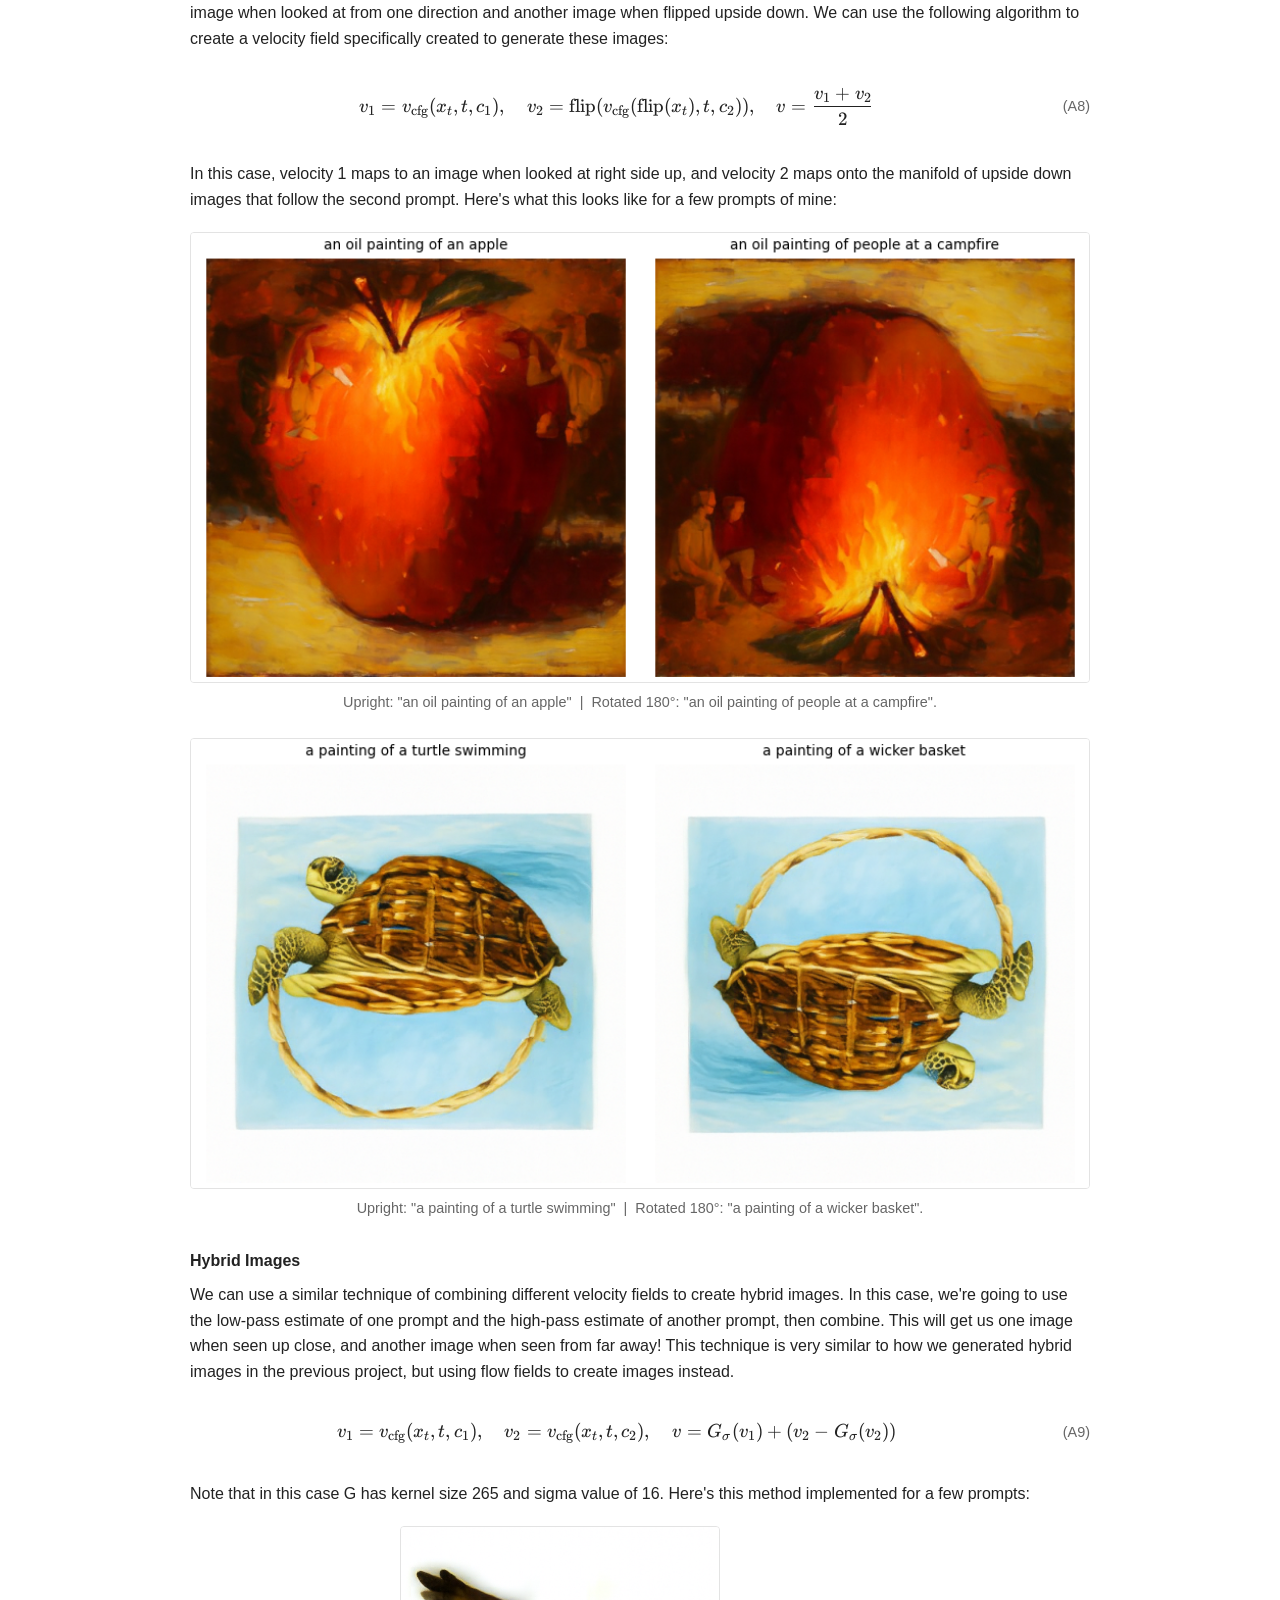
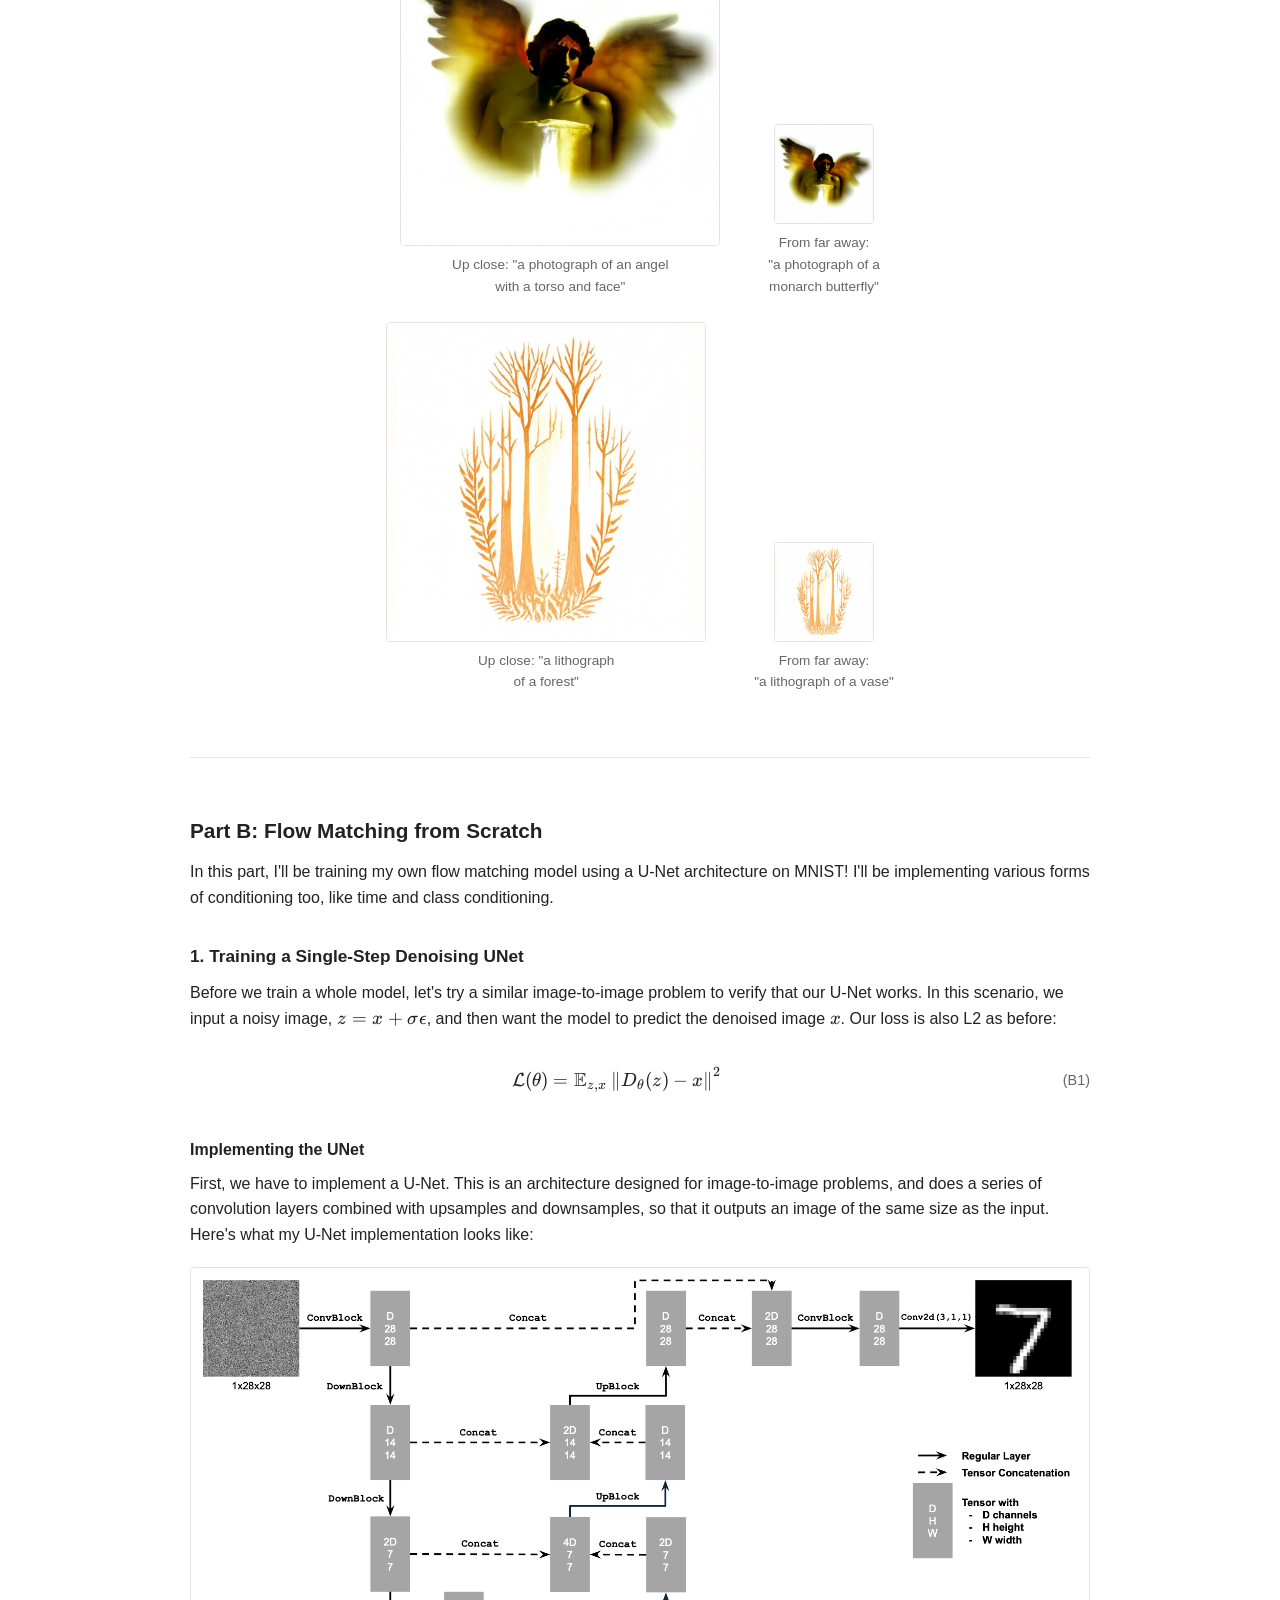
<file: proj3/index.html>
<!DOCTYPE html>
<title>Project 3: Fun with Flow Models</title>
<link rel="stylesheet" href="../style.css">

<link rel="stylesheet" href="../vendor/katex/katex.min.css">
<script src="../vendor/katex/katex.min.js"></script>
<script src="../vendor/katex/auto-render.min.js"></script>

<main>
  <a class="back-link" href="../index.html">&larr; Back to all projects</a>

  <h1>Project 3: Fun with Flow Models</h1>
  <p class="subtitle">By Sahir Tandon</p>

  <section class="part prose" id="overview">
    <h2>Overview</h2>
    <p>In this project, we'll be exploring flow matching models, which allow us to generate and edit images! I'll first be investigating how these models work using PixNerd, a pre-trained flow matching model, and then I'll be building my own model based on a U-Net and training it to generate numbers using MNIST.</p>
  </section>

  <section class="part prose" id="parta">
    <h2>Part A: Exploring the Power of Flow Models</h2>

    <p>In this part, I won't be training my own model yet. Instead, I'll be using a pretrained text-to-image model called PixNerd, and creating 512&times;512 images.</p>
    <p>PixNerd can't directly take in text, however! We need to convert the text inputs into embeddings first. To do this, I'll be using a pretrained language model based on Qwen3. This language model will take the actual text inputs, transform them into embeddings, and then feed those embeddings into PixNerd to generate images. This ensures that PixNerd doesn't have to worry about understanding language, and can act purely as a good representation of a flow field onto the manifold of natural images.</p>

    <h3 id="a1">1. Visualizing Training and Sampling</h3>

    <p>Before we apply the flow matching model, it's good to understand what the model is trying to approximate. In the optimal transport flow-matching formulation, we attempt to match randomly-generated images (typically Gaussian noise) onto the manifold (or the reasonable subset) of "natural" images. We pair up a random image, \(x_0\), and an image on our natural image manifold, \(x_1\), using simple linear interpolation. Formalized, this looks like:</p>
    <div class="equation">
      <div class="eq-body">\[ x_t = (1-t)x_0+tx_1, \quad x_0 = \epsilon \sim \mathcal{N}(0, I), \quad t\in [0,1] \]</div>
      <div class="eq-num">(A1)</div>
    </div>
    <p>If you plug in \(t=0\) and \(t=1\), you can recover \(x_0\) and \(x_1\) directly, but now we also have a continuum of images that lie somewhere between the noise and our true image. To get from one instance to the other, we can find the velocity between the two. The flow matching model actually predicts this velocity:</p>
    <div class="equation">
      <div class="eq-body">\[ \frac{dx_t}{dt} = x_1 - x_0 = \frac{x_1 - x_t}{1 - t} \sim v_{\theta}(x_t, t, c) \]</div>
      <div class="eq-num">(A2)</div>
    </div>
    <p>The \(c\) term in \(v_{\theta}\) is our condition, and it allows us to generate images of a specific type, e.g. faces, flowers, etc. In PixNerd, the conditioning will be the embedding vectors generated from our text input and Qwen3. We train the model using a simple L2 loss:</p>
    <div class="equation">
      <div class="eq-body">\[ \mathcal{L}(\theta) = \left\| v_{\theta}(x_t, t, c) - (x_1-x_0) \right\|_2^2 \]</div>
      <div class="eq-num">(A3)</div>
    </div>
    <p>Each pair of \(x_0\) and \(x_1\) is a straight path, but the actual trajectories that we create are usually curved since our predicted velocities change significantly depending on the condition, current image, and timestep. So, we use Euler integration over a series of smaller timesteps between 0 and 1, recomputing the velocity each time to get a more accurate trajectory.</p>
    <p>I'll be using my own image of the tipped over tractor from Cars for these tests!</p>
    <div class="single-figure">
      <img src="images/parta/a1-tractor-original.png" alt="Original photo of a toy tractor tipped over in a field at night, used as the test image throughout Part A">
      <figcaption>My source image for Part A &mdash; a (literally) tipped-over tractor.</figcaption>
    </div>

    <h4>Constructing Noisy Training Inputs</h4>
    <p>Below, I'm using equation A1 to visualize what different \(x_t\) look like for different times. These kinds of images are what the model would see while training and sampling.</p>
    <div class="figure-full">
      <img src="images/parta/a1-noisy-training-inputs.png" alt="Original tractor image alongside noisy interpolations at t=0.25, 0.5, and 0.75">
      <figcaption>The original image interpolated with Gaussian noise at \(t \in \{0.25, 0.5, 0.75\}\) via equation A1. Lower \(t\) means more noise.</figcaption>
    </div>

    <h4>Classical Denoising</h4>
    <p>Before we move to the flow model, let's try some classical denoising methods. We can rearrange equation A1 to get our current image as a noised version of the desired image, which would allow us to use a low-pass filter to approximate what the original would look like.</p>
    <div class="equation">
      <div class="eq-body">\[ \frac{x_t}{t}=x_1+\frac{1-t}{t}\epsilon, \qquad \hat{x}_1^{\text{blur}}=G_\sigma\!\left(\frac{x_t}{t}\right) \]</div>
      <div class="eq-num">(A4)</div>
    </div>
    <p>Below, I've shown the results of this denoising with different noise levels. I chose the sigma values for the Gaussian blur from a predetermined selection of [1, 2, 4, 8, 16] and selected the one with the lowest mean squared error.</p>
    <div class="compare-grid">
      <figure>
        <img src="images/parta/a1-classical-denoise-t0.25.png" alt="Classical Gaussian-blur denoising at t=0.25">
        <figcaption>t = 0.25</figcaption>
      </figure>
      <figure>
        <img src="images/parta/a1-classical-denoise-t0.50.png" alt="Classical Gaussian-blur denoising at t=0.50">
        <figcaption>t = 0.50</figcaption>
      </figure>
      <figure>
        <img src="images/parta/a1-classical-denoise-t0.75.png" alt="Classical Gaussian-blur denoising at t=0.75">
        <figcaption>t = 0.75</figcaption>
      </figure>
    </div>

    <h4>One-Step Denoising</h4>
    <p>Now, let's use the flow model! We're going to use a naive approach here, and not use Euler integration to denoise yet. First, we're going to use the linear interpolation again, but with the output of PixNerd:</p>
    <div class="equation">
      <div class="eq-body">\[ \hat{x}_1 = x_t + (1-t)v_{\theta}(x_t,t,c) \]</div>
      <div class="eq-num">(A5)</div>
    </div>
    <p>Below are the results of this denoising method, with the same noise levels as before.</p>
    <div class="compare-grid">
      <figure>
        <img src="images/parta/a1-one-step-denoise-t0.25.png" alt="One-step flow model denoising at t=0.25">
        <figcaption>t = 0.25</figcaption>
      </figure>
      <figure>
        <img src="images/parta/a1-one-step-denoise-t0.50.png" alt="One-step flow model denoising at t=0.50">
        <figcaption>t = 0.50</figcaption>
      </figure>
      <figure>
        <img src="images/parta/a1-one-step-denoise-t0.75.png" alt="One-step flow model denoising at t=0.75">
        <figcaption>t = 0.75</figcaption>
      </figure>
    </div>

    <h4>Visualizing Velocity</h4>
    <p>Now, let's see what the model is actually trying to add with this one-step denoising setup. We know from equation A2 that \((1-t)v_{\theta}(x_t,t,c)=x_1-x_t\), so I'll be comparing the output of PixNerd with this ground truth velocity field, and recording the root-mean-square difference at each pixel. The heatmap should show where our model is incorrect in its predictions, and thus where the one-step denoising process went wrong.</p>
    <div class="single-figure">
      <img src="images/parta/a1-tractor-original.png" alt="Original tractor image, for reference">
      <figcaption>original</figcaption>
    </div>
    <div class="figure-full">
      <img src="images/parta/a1-velocity-t0.25.png" alt="Predicted vs. ground-truth velocity and error map at t=0.25">
      <figcaption>t = 0.25</figcaption>
    </div>
    <div class="figure-full">
      <img src="images/parta/a1-velocity-t0.50.png" alt="Predicted vs. ground-truth velocity and error map at t=0.50">
      <figcaption>t = 0.50</figcaption>
    </div>
    <div class="figure-full">
      <img src="images/parta/a1-velocity-t0.75.png" alt="Predicted vs. ground-truth velocity and error map at t=0.75">
      <figcaption>t = 0.75</figcaption>
    </div>

    <h4>Iterative Denoising with Euler Sampling</h4>
    <p>Now, let's use Euler integration to improve the generation quality of our samples! Euler integration works by taking a small step, predicting a new velocity, updating our prediction, and repeating:</p>
    <div class="equation">
      <div class="eq-body">\[ x_{t+h}=x_t+hv_{\theta}(x_t,t,c) \]</div>
      <div class="eq-num">(A6)</div>
    </div>
    <p>Here, I'm starting at t=0.5 and integrating with step size of 0.02. Here's what that denoising process looks like:</p>
    <div class="figure-full">
      <img src="images/parta/a1-euler-trajectory.png" alt="Euler sampling trajectory from t=0.5 to t=1.0, shown every fifth step">
      <figcaption>Euler sampling trajectory starting at \(t=0.5\), step size \(h=0.02\), shown every fifth step through \(t=1.0\).</figcaption>
    </div>
    <p>And here's all of the methods using a start time of 0.5:</p>
    <div class="figure-full">
      <img src="images/parta/a1-method-comparison.png" alt="Side-by-side comparison of original, Gaussian blur, one-step denoising, and Euler sampling results, all starting from t=0.5">
      <figcaption>Original, classical (blur) denoising, one-step denoising, and Euler sampling, all starting from the same \(t=0.5\) noisy input.</figcaption>
    </div>
    <p>Clearly, Euler sampling performs the best with this image. Blurring leaves lots of large, ugly artifacts, and one-step denoising leaves some high-frequency features out, but Euler sampling gives a very comparable image.</p>

    <h4>Generating Images from Noise</h4>
    <p>Before, we've been using PixNerd to denoise one of my own images. But, one of the appealing factors of a flow model is its ability to generate new ones! First, we're going to try simply generating a model from noise using the generic condition "a high quality photo", and see what it creates. To do this, we use the Euler sampling from the previous part, but just start with Gaussian noise and t=0.</p>
    <div class="figure-full">
      <img src="images/parta/a1-unconditional-samples.png" alt="Five images generated from pure Gaussian noise with the prompt 'a high quality photo', seeds 180-184">
      <figcaption>Samples generated from pure noise with prompt "a high quality photo", seeds 180&ndash;184.</figcaption>
    </div>
    <p>The unconditional samples seem to prefer human-looking subjects, which reflects that PixNerd must have been trained on many human portraits. Soon, we'll look into how to modify this setup to generate specific classes of images!</p>

    <h3 id="a2">2. Conditional Generation and Guidance</h3>
    <p>Recall that PixNerd takes in conditioning. Let's exploit this fact to generate specific, higher-quality images!</p>

    <h4>Classifier-Free Guidance</h4>
    <p>In the previous section, it's pretty obvious that the "high-quality images" aren't super high-quality or accurate to human faces all of the time. We can enforce this conditioning better using classifier-free guidance (CFG)! The idea behind CFG is to separate out our predicted velocity field into an unconditional direction and a conditioning direction. Then, we can choose how much we want to condition our generation, i.e. how much to push it towards following the conditioning versus just making the most general image it can. We do this with the following velocity field:</p>
    <div class="equation">
      <div class="eq-body">\[ v_{\text{CFG}}=v_{\text{cond}} + w(v_{\text{cond}} - v_{\text{uncond}}) \]</div>
      <div class="eq-num">(A7)</div>
    </div>
    <p>With this setup for CFG, a higher w means less strong conditioning, and 0 means regular conditional generation. Let's use \(w=7\) for now and all future setups for CFG in this part. Here are some "high quality photo"s using CFG:</p>
    <div class="figure-full">
      <img src="images/parta/a2-cfg-samples.png" alt="Five images generated with classifier-free guidance, prompt 'a high quality photo', w=7, seeds 180-184">
      <figcaption>Samples generated with CFG (\(w=7\)), prompt "a high quality photo", same seeds 180&ndash;184.</figcaption>
    </div>

    <h3 id="a3">3. Creative Applications</h3>

    <h4>Image-to-Image Editing</h4>
    <p>We previously noised an image, then used PixNerd to denoise. We can use this method along with CFG to make edits to images! By noising images different amounts then denoising while giving some text to determine what edits should be made, we should be able to successfully edit images. The more we noise the image before this process, the larger the edits can get, since the more leeway we're giving the model to "hallucinate" aspects of the denoised image.</p>
    <div class="figure-full">
      <img src="images/parta/a3-edit-campanile.png" alt="SDEdit results on the Campanile photo at starting times t=0.02 through t=0.50, generic prompt">
      <figcaption>SDEdit on the Campanile, generic prompt "a high quality photo", starting times \(t \in \{0.02, 0.04, 0.06, 0.10, 0.14, 0.25, 0.50\}\).</figcaption>
    </div>
    <div class="figure-full">
      <img src="images/parta/a3-edit-tractor.png" alt="SDEdit results on the tractor photo at starting times t=0.02 through t=0.50, generic prompt">
      <figcaption>SDEdit on the tractor, same starting times and generic prompt.</figcaption>
    </div>
    <div class="figure-full">
      <img src="images/parta/a3-edit-mcqueen.png" alt="SDEdit results on the Lightning McQueen photo at starting times t=0.02 through t=0.50, generic prompt">
      <figcaption>SDEdit on a photo of Lightning McQueen, same starting times and generic prompt.</figcaption>
    </div>
    <p>My personal favorite for the tractor is at t=0.25, where the model predicts some sort of wrestler doing a crazy pose instead of the tractor. I also think the different car generated at t=0.06 is pretty cool.</p>
    <p>Where this gets even more cool is when we can put other images onto the manifold of natural objects! Starting from, say, a drawing or logo, we can make edits that make the image look like they came from something in the real world. I drew a duck (inspo from the Duck Song) and a tree at night, and tried this process on both. I also tried editing an image of the Cars logo.</p>
    <div class="figure-full">
      <img src="images/parta/a3-edit-duck.png" alt="SDEdit results on a hand-drawn duck wearing a hat, starting times t=0.02 through t=0.50">
      <figcaption>My hand-drawn duck (yes, drawing this took way too long...), edited at the same seven starting times.</figcaption>
    </div>
    <div class="figure-full">
      <img src="images/parta/a3-edit-tree.png" alt="SDEdit results on a hand-drawn tree at night, starting times t=0.02 through t=0.50">
      <figcaption>My hand-drawn tree at night, edited at the same seven starting times.</figcaption>
    </div>
    <div class="figure-full">
      <img src="images/parta/a3-edit-cars-logo.png" alt="SDEdit results on the Cars movie logo found online, starting times t=0.02 through t=0.50">
      <figcaption>The <em>Cars</em> logo (found online), edited at the same seven starting times.</figcaption>
    </div>
    <p>At t=0.06 and t=0.10, the duck actually turned into a more 3D shape! And the model predicted my image of a tree as more mushroom-like, seemingly, at t=0.14. It's also interesting how the Cars logo stayed in the same shape at t=0.10 but the name on the logo changed. Aside from these results, the model seemingly collapsed in either direction. At smaller t values, PixNerd devolved into faces again, and at larger ones, the generations were extremely similar to the true images.</p>

    <h4>Text-Guided Image Editing</h4>
    <p>Now, instead of just generating "high-quality-photo"s, let's design our own edits! By changing the text conditioning during CFG, we can choose what the edits we make should look like. Below I have some examples of the above images with specific edits.</p>
    <div class="figure-full">
      <img src="images/parta/a3-text-edit-campanile.png" alt="Text-guided edit of the Campanile with the prompt: a photograph of the Titanic with one of its smokestacks in the middle of frame">
      <figcaption>Campanile &rarr; prompt: "a photograph of the Titanic with one of its smokestacks in the middle of frame" (baked into the figure title above).</figcaption>
    </div>
    <div class="figure-full">
      <img src="images/parta/a3-text-edit-tractor.png" alt="Text-guided edit of the tractor with the prompt: a photo of a horse laying on its side in a field of grass at night">
      <figcaption>Tractor &rarr; prompt: "a photo of a horse laying on its side in a field of grass at night".</figcaption>
    </div>
    <div class="figure-full">
      <img src="images/parta/a3-text-edit-mcqueen.png" alt="Text-guided edit of Lightning McQueen with the prompt: a photo of a fire truck on a racetrack with its sirens on">
      <figcaption>Lightning McQueen &rarr; prompt: "a photo of a fire truck on a racetrack with its sirens on".</figcaption>
    </div>
    <p>For the Titanic edit, I prefer t=0.04, since it still keeps some structure from the original (and the middle stripe) but doesn't look too awkward (although t=0.10 looks pretty good too!) For the tractor edit, I really like how realistic t=0.25 looks while still keeping the shape of the original tractor. And I like how the fire truck replaces Lightning McQueen in t=0.06.</p>

    <h4>Visual Anagrams</h4>
    <p>We can also use this CFG sampling method to generate an optical illusion! This method, called a visual anagram, shows one image when looked at from one direction and another image when flipped upside down. We can use the following algorithm to create a velocity field specifically created to generate these images:</p>
    <div class="equation">
      <div class="eq-body">\[ v_1=v_{\text{cfg}}(x_t,t,c_1), \quad v_2=\text{flip}(v_{\text{cfg}}(\text{flip}(x_t),t,c_2)), \quad v = \frac{v_1+v_2}{2} \]</div>
      <div class="eq-num">(A8)</div>
    </div>
    <p>In this case, velocity 1 maps to an image when looked at right side up, and velocity 2 maps onto the manifold of upside down images that follow the second prompt. Here's what this looks like for a few prompts of mine:</p>
    <div class="figure-full">
      <img src="images/parta/a3-anagram-apple-campfire.png" alt="Visual anagram: an oil painting of an apple right side up, becomes an oil painting of people at a campfire upside down">
      <figcaption>Upright: "an oil painting of an apple" &nbsp;|&nbsp; Rotated 180&deg;: "an oil painting of people at a campfire".</figcaption>
    </div>
    <div class="figure-full">
      <img src="images/parta/a3-anagram-turtle-basket.png" alt="Visual anagram: a painting of a turtle swimming right side up, becomes a painting of a wicker basket upside down">
      <figcaption>Upright: "a painting of a turtle swimming" &nbsp;|&nbsp; Rotated 180&deg;: "a painting of a wicker basket".</figcaption>
    </div>

    <h4>Hybrid Images</h4>
    <p>We can use a similar technique of combining different velocity fields to create hybrid images. In this case, we're going to use the low-pass estimate of one prompt and the high-pass estimate of another prompt, then combine. This will get us one image when seen up close, and another image when seen from far away! This technique is very similar to how we generated hybrid images in the previous project, but using flow fields to create images instead.</p>
    <div class="equation">
      <div class="eq-body">\[ v_1=v_{\text{cfg}}(x_t,t,c_1), \quad v_2=v_{\text{cfg}}(x_t,t,c_2), \quad v = G_\sigma(v_1) + \left(v_2 - G_\sigma(v_2)\right) \]</div>
      <div class="eq-num">(A9)</div>
    </div>
    <p>Note that in this case G has kernel size 265 and sigma value of 16. Here's this method implemented for a few prompts:</p>
    <div class="hybrid-row">
      <figure>
        <img class="hybrid-large" src="images/parta/a3-hybrid-butterfly-angel.png" alt="Hybrid image, large: looks like an angel with torso and face up close">
        <figcaption>Up close: "a photograph of an angel<br>with a torso and face"</figcaption>
      </figure>
      <figure>
        <img class="hybrid-small" src="images/parta/a3-hybrid-butterfly-angel.png" alt="Hybrid image, small: looks like a monarch butterfly from far away">
        <figcaption>From far away:<br>"a photograph of a<br>monarch butterfly"</figcaption>
      </figure>
    </div>
    <div class="hybrid-row">
      <figure>
        <img class="hybrid-large" src="images/parta/a3-hybrid-vase-forest.png" alt="Hybrid image, large: looks like a lithograph of a forest up close">
        <figcaption>Up close: "a lithograph<br>of a forest"</figcaption>
      </figure>
      <figure>
        <img class="hybrid-small" src="images/parta/a3-hybrid-vase-forest.png" alt="Hybrid image, small: looks like a lithograph of a vase from far away">
        <figcaption>From far away:<br>"a lithograph of a vase"</figcaption>
      </figure>
    </div>
  </section>

  <section class="part prose" id="partb">
    <h2>Part B: Flow Matching from Scratch</h2>
    <p>In this part, I'll be training my own flow matching model using a U-Net architecture on MNIST! I'll be implementing various forms of conditioning too, like time and class conditioning.</p>

    <h3 id="b1">1. Training a Single-Step Denoising UNet</h3>
    <p>Before we train a whole model, let's try a similar image-to-image problem to verify that our U-Net works. In this scenario, we input a noisy image, \(z=x+\sigma\epsilon\), and then want the model to predict the denoised image \(x\). Our loss is also L2 as before:</p>
    <div class="equation">
      <div class="eq-body">\[ \mathcal{L}(\theta) = \mathbb{E}_{z,x} \left\| D_{\theta}(z) - x \right\|^2 \]</div>
      <div class="eq-num">(B1)</div>
    </div>

    <h4>Implementing the UNet</h4>
    <p>First, we have to implement a U-Net. This is an architecture designed for image-to-image problems, and does a series of convolution layers combined with upsamples and downsamples, so that it outputs an image of the same size as the input. Here's what my U-Net implementation looks like:</p>
    <figure class="algo-figure">
      <img src="images/partb/b2-unet-architecture.png" alt="Unconditional UNet architecture diagram: a sequence of ConvBlock, DownBlock, and UpBlock operations with skip connections">
      <figcaption>Unconditional UNet architecture.</figcaption>
    </figure>

    <h4>Using the UNet to Train a Denoiser</h4>
    <p>Now let's train our denoiser! First, let's create data pairs \((x,z)\), where x is the clean image and z is the noised image, according to the equation in the intro of this part. Here's what some noised images z look like:</p>
    <div class="figure-full">
      <img src="images/partb/b1-noised-image-viz.png" alt="MNIST digits noised at sigma = 0.0, 0.2, 0.4, 0.5, 0.6, 0.8, 1.0">
      <figcaption>Digits noised at \(\sigma = [0.0,\ 0.2,\ 0.4,\ 0.5,\ 0.6,\ 0.8,\ 1.0]\) respectively (top to bottom).</figcaption>
    </div>

    <h5>Training</h5>
    <p>We'll first denoise with a constant \(\sigma=0.5\) applied to clean images. Here are the hyperparameters I used for training:</p>
    <table class="hyperparam-table">
      <tr><th>Batch size</th><td>256</td></tr>
      <tr><th>Epochs</th><td>5</td></tr>
      <tr><th>Hidden dim D</th><td>128</td></tr>
      <tr><th>Optimizer</th><td>Adam</td></tr>
      <tr><th>Learning rate</th><td>1e-4</td></tr>
      <tr><th>Noise level &sigma;</th><td>0.5 (fixed)</td></tr>
    </table>
    <p>And my loss plot/results:</p>
    <div class="figure-full narrow">
      <img src="images/partb/b1-denoiser-loss.png" alt="Denoiser training loss curve over optimizer steps">
      <figcaption>Denoiser training loss (\(\sigma=0.5\)).</figcaption>
    </div>
    <div class="compare-grid">
      <figure>
        <img src="images/partb/b1-denoiser-results-epoch1.png" alt="Denoiser results after epoch 1: clean, noisy input, and prediction rows">
        <figcaption>Epoch 1</figcaption>
      </figure>
      <figure>
        <img src="images/partb/b1-denoiser-results-epoch5.png" alt="Denoiser results after epoch 5: clean, noisy input, and prediction rows">
        <figcaption>Epoch 5</figcaption>
      </figure>
    </div>

    <h5>Out-of-Distribution Testing</h5>
    <p>Let's now try using our trained model with different noise levels! Here's what attempted denoising looks like with our current U-Net:</p>
    <div class="figure-full">
      <img src="images/partb/b1-ood-results.png" alt="Out-of-distribution denoising results across seven noise levels">
      <figcaption>Out-of-distribution denoising at \(\sigma = [0.0, 0.2, 0.4, 0.5, 0.6, 0.8, 1.0]\), with the model trained only at \(\sigma=0.5\). Each pair of rows shows the noisy input followed by the model's prediction for one \(\sigma\) value, from \(\sigma=0.0\) (top, within the training distribution) down to \(\sigma=1.0\) (bottom, far outside it).</figcaption>
    </div>
    <p>As you can see, the denoising process works quite well until getting past a sigma around 0.6. At that point, the amount of noise is larger than the U-Net has been trained to remove, so it performs worse since this test data is out of distribution.</p>

    <h5>Denoising Pure Noise</h5>
    <p>In Part A, we could use PixNerd to generate images from pure Gaussian noise. Let's try doing this with our traditional denoiser: set \(z=\epsilon\) directly and train with that. Here's my results with that methodology:</p>
    <div class="figure-full narrow">
      <img src="images/partb/b1-pure-noise-loss.png" alt="Pure-noise denoiser training loss curve">
      <figcaption>Training loss when \(z=\epsilon\) directly.</figcaption>
    </div>
    <div class="compare-grid">
      <figure>
        <img src="images/partb/b1-pure-noise-results-epoch1.png" alt="Pure noise denoiser results after epoch 1">
        <figcaption>Epoch 1</figcaption>
      </figure>
      <figure>
        <img src="images/partb/b1-pure-noise-results-epoch5.png" alt="Pure noise denoiser results after epoch 5">
        <figcaption>Epoch 5</figcaption>
      </figure>
    </div>
    <p>As you can see, the loss ends up plateauing at about 0.1 instead of near 0, and all the generated images show a blurred, unclassifiable image. In effect, the U-Net just learned to always output the mean of the distribution of numbers. Since the input noise has effectively no important information that would help determine which number the model must generate, the model learns to ignore the input and just produce what constant output will minimize the L2 loss. In this case, this refers to the mean of all images in the dataset.</p>

    <h3 id="b2">2. Training a Flow Matching Model</h3>
    <p>From the previous part, it's pretty clear that there are significant issues in using a pure denoiser to generate images or denoise existing images. Instead, we can use the optimal transport flow matching formulation from equations A1 through A3. We'll be training the U-Net to predict the velocity field as described in those equations above, and using an L2 loss.</p>

    <h4>Adding Time Conditioning to UNet</h4>
    <p>Recall that \(v_{\theta}\) in equation A2 depends on the timestep. So, we should modify our U-Net to condition on time as well! Below is how I modified the architecture to allow for time conditioning:</p>
    <figure class="algo-figure">
      <img src="images/partb/b2-unet-conditioned-architecture.png" alt="Time-conditioned UNet architecture diagram, with an FCBlock injecting the time embedding, highlighted in red">
      <figcaption>Conditioned UNet architecture. The red box highlights the FCBlock conditioning path that injects \(t\) (and later, class \(c\)) into the bottleneck and second-to-last upsampling stage.</figcaption>
    </figure>
    <p>We embed the time conditioning by adding a linear layer, inputting time, then multiplying intermediate feature maps of our U-Net with this time vector.</p>

    <h4>Training the UNet</h4>
    <p>Training is a little bit more complex than the denoiser, but not much more so! All we do at each iteration is pick a random timestep, add noise to get \(x_t\), then train the denoiser to predict the flow. Below is what the algorithm looks like, the hyperparameters I used for training, and the final loss plot:</p>
    <table class="hyperparam-table">
      <tr><th>Batch size</th><td>64</td></tr>
      <tr><th>Epochs</th><td>10</td></tr>
      <tr><th>Hidden dim D</th><td>128</td></tr>
      <tr><th>Optimizer</th><td>Adam</td></tr>
      <tr><th>Initial learning rate</th><td>1e-2</td></tr>
      <tr><th>LR scheduler</th><td>ExponentialLR, &gamma; = 0.1<sup>1/10</sup> &asymp; 0.794, stepped every epoch</td></tr>
    </table>
    <figure class="algo-figure narrow">
      <img src="images/partb/b2-algorithm-time-training.png" alt="Algorithm B1: training time-conditioned UNet pseudocode">
      <figcaption>Algorithm B1. Training time-conditioned UNet</figcaption>
    </figure>
    <div class="figure-full narrow">
      <img src="images/partb/b2-time-conditioned-loss.png" alt="Time-conditioned flow matching training loss curve">
      <figcaption>Time-conditioned FM training loss.</figcaption>
    </div>

    <h4>Sampling from the UNet</h4>
    <p>Now, we can use equation A6 to Euler sample from this U-Net and generate new numbers! Here's what this looks like across the training run:</p>
    <div class="compare-grid">
      <figure>
        <img src="images/partb/b2-time-conditioned-epoch1.png" alt="Time-conditioned sampling results after epoch 1">
        <figcaption>Epoch 1</figcaption>
      </figure>
      <figure>
        <img src="images/partb/b2-time-conditioned-epoch5.png" alt="Time-conditioned sampling results after epoch 5">
        <figcaption>Epoch 5</figcaption>
      </figure>
      <figure>
        <img src="images/partb/b2-time-conditioned-epoch10.png" alt="Time-conditioned sampling results after epoch 10">
        <figcaption>Epoch 10</figcaption>
      </figure>
    </div>
    <div class="figure-full">
      <img src="images/partb/b2-time-conditioned-final.png" alt="Final time-conditioned sampling results after full training">
      <figcaption>Final samples from the fully-trained time-conditioned model. Without class conditioning, the model has no way to control which digit it draws &mdash; just that it looks like a plausible one.</figcaption>
    </div>

    <h4>Adding Class-Conditioning to UNet</h4>
    <p>Now, we want to complete a regular implementation of flow matching by also conditioning by class (number in this case). We're going to use a one-hot encoding 10-dimensional vector in this case, and put this through different linear layers. Now, we multiply our feature maps by this class conditioning, and add the time conditioning instead.</p>
    <p>Recall that we will later want to use CFG on this U-Net, which means we need to train unconditional generation too. So, with probability \(p_{\text{dropout}}=0.1\), I'll be setting the class conditioning embedding to 0. Then, the model will learn both conditional and unconditional generation, and enable use to perform CFG.</p>

    <h4>Training the UNet</h4>
    <p>The training is very similar to the previous algorithm, except for creating this one-hot encoding vector and passing this into the model. Here's what my training loss curve looks like:</p>
    <table class="hyperparam-table">
      <tr><th>Batch size</th><td>64</td></tr>
      <tr><th>Epochs</th><td>10</td></tr>
      <tr><th>Hidden dim D</th><td>128</td></tr>
      <tr><th>Optimizer</th><td>Adam</td></tr>
      <tr><th>Initial learning rate</th><td>1e-2</td></tr>
      <tr><th>LR scheduler</th><td>ExponentialLR, &gamma; = 0.1<sup>1/10</sup> &asymp; 0.794, stepped every epoch</td></tr>
      <tr><th>Class dropout \(p_{\text{dropout}}\)</th><td>0.1</td></tr>
    </table>
    <div class="figure-full narrow">
      <img src="images/partb/b3-class-conditioned-loss.png" alt="Class-conditioned flow matching training loss curve">
      <figcaption>Class-conditioned FM training loss.</figcaption>
    </div>

    <h4>Sampling from the UNet</h4>
    <p>For a good class conditioning, I'll be sampling using CFG, as we do in part A of this project. Here's the algorithm I used to generate these class-conditional samples:</p>
    <figure class="algo-figure narrow">
      <img src="images/partb/b3-algorithm-class-sampling.png" alt="Algorithm B2: sampling from class-conditioned UNet pseudocode">
      <figcaption>Algorithm B2. Sampling from class-conditioned UNet</figcaption>
    </figure>
    <p>Note that in this case, we do \(v_{\text{CFG}}=v_{\text{uncond}} + \gamma(v_{\text{cond}} - v_{\text{uncond}})\) instead of starting with the conditional velocity. This turns out to be the same idea, just implemented slightly differently. In this case, a higher gamma means more conditional sampling, instead of more unconditional sampling. We choose \(\gamma=5\).</p>
    <p>Now here's the results of training:</p>
    <div class="compare-grid">
      <figure>
        <img src="images/partb/b3-class-conditioned-epoch1.png" alt="Class-conditioned sampling results after epoch 1, digits 0-9">
        <figcaption>Epoch 1</figcaption>
      </figure>
      <figure>
        <img src="images/partb/b3-class-conditioned-epoch5.png" alt="Class-conditioned sampling results after epoch 5, digits 0-9">
        <figcaption>Epoch 5</figcaption>
      </figure>
      <figure>
        <img src="images/partb/b3-class-conditioned-epoch10.png" alt="Class-conditioned sampling results after epoch 10, digits 0-9">
        <figcaption>Epoch 10</figcaption>
      </figure>
    </div>
    <p>As you can see, class conditioning works quite well! The model creates highly accurate numbers compared to the solely time-conditioned U-Net. This is because class conditioning helps the model separate where on the manifold each number lies much more effectively than without conditioning, so the model converges faster.</p>

    <h4>Simplifying Training</h4>
    <p>As you can see in the above section, I implemented an exponential learning rate scheduler when training the U-Net. This improves the stability of training, but makes the training code more annoying. I want to get similar results without this, so I'll try and use a constant, smaller learning rate and try to get similar results. Here's my new training parameters, loss plot, and results:</p>
    <table class="hyperparam-table">
      <tr><th>Batch size</th><td>64</td></tr>
      <tr><th>Epochs</th><td>10</td></tr>
      <tr><th>Hidden dim D</th><td>128</td></tr>
      <tr><th>Optimizer</th><td>Adam</td></tr>
      <tr><th>Learning rate</th><td>1e-3 (constant, no scheduler)</td></tr>
      <tr><th>Class dropout \(p_{\text{dropout}}\)</th><td>0.1</td></tr>
    </table>
    <div class="figure-full narrow">
      <img src="images/partb/b4-class-conditioned-unsched-loss.png" alt="Class-conditioned flow matching training loss curve without an LR scheduler">
      <figcaption>Class-conditioned FM training loss, constant \(1\mathrm{e}{-3}\) learning rate, no scheduler.</figcaption>
    </div>
    <div class="compare-grid">
      <figure>
        <img src="images/partb/b4-class-conditioned-unsched-epoch1.png" alt="Unscheduled class-conditioned sampling results after epoch 1, digits 0-9">
        <figcaption>Epoch 1</figcaption>
      </figure>
      <figure>
        <img src="images/partb/b4-class-conditioned-unsched-epoch5.png" alt="Unscheduled class-conditioned sampling results after epoch 5, digits 0-9">
        <figcaption>Epoch 5</figcaption>
      </figure>
      <figure>
        <img src="images/partb/b4-class-conditioned-unsched-epoch10.png" alt="Unscheduled class-conditioned sampling results after epoch 10, digits 0-9">
        <figcaption>Epoch 10</figcaption>
      </figure>
    </div>
  </section>

  <footer>
    <p><a href="../index.html">&larr; Back to all projects</a></p>
  </footer>
</main>

<script>
  renderMathInElement(document.body, {
    delimiters: [
      {left: "\\[", right: "\\]", display: true},
      {left: "\\(", right: "\\)", display: false}
    ]
  });
</script>
</file>
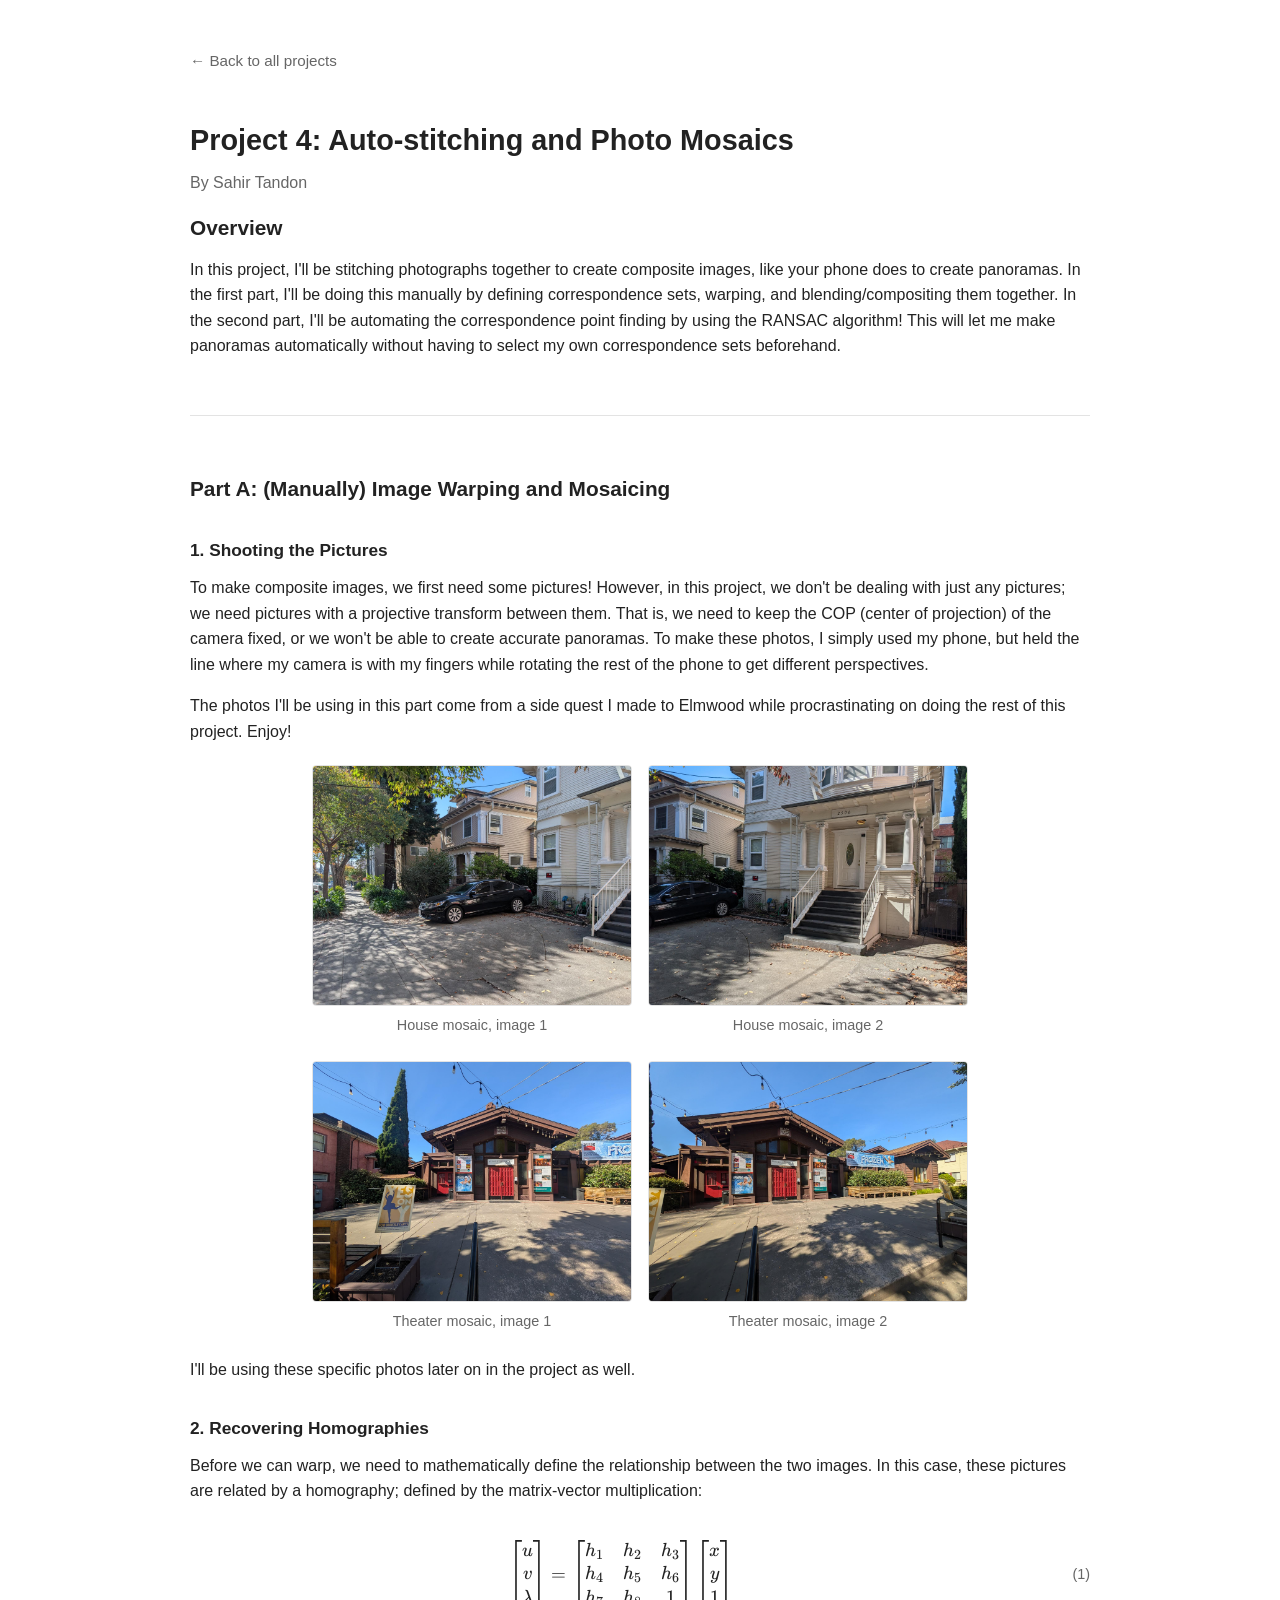
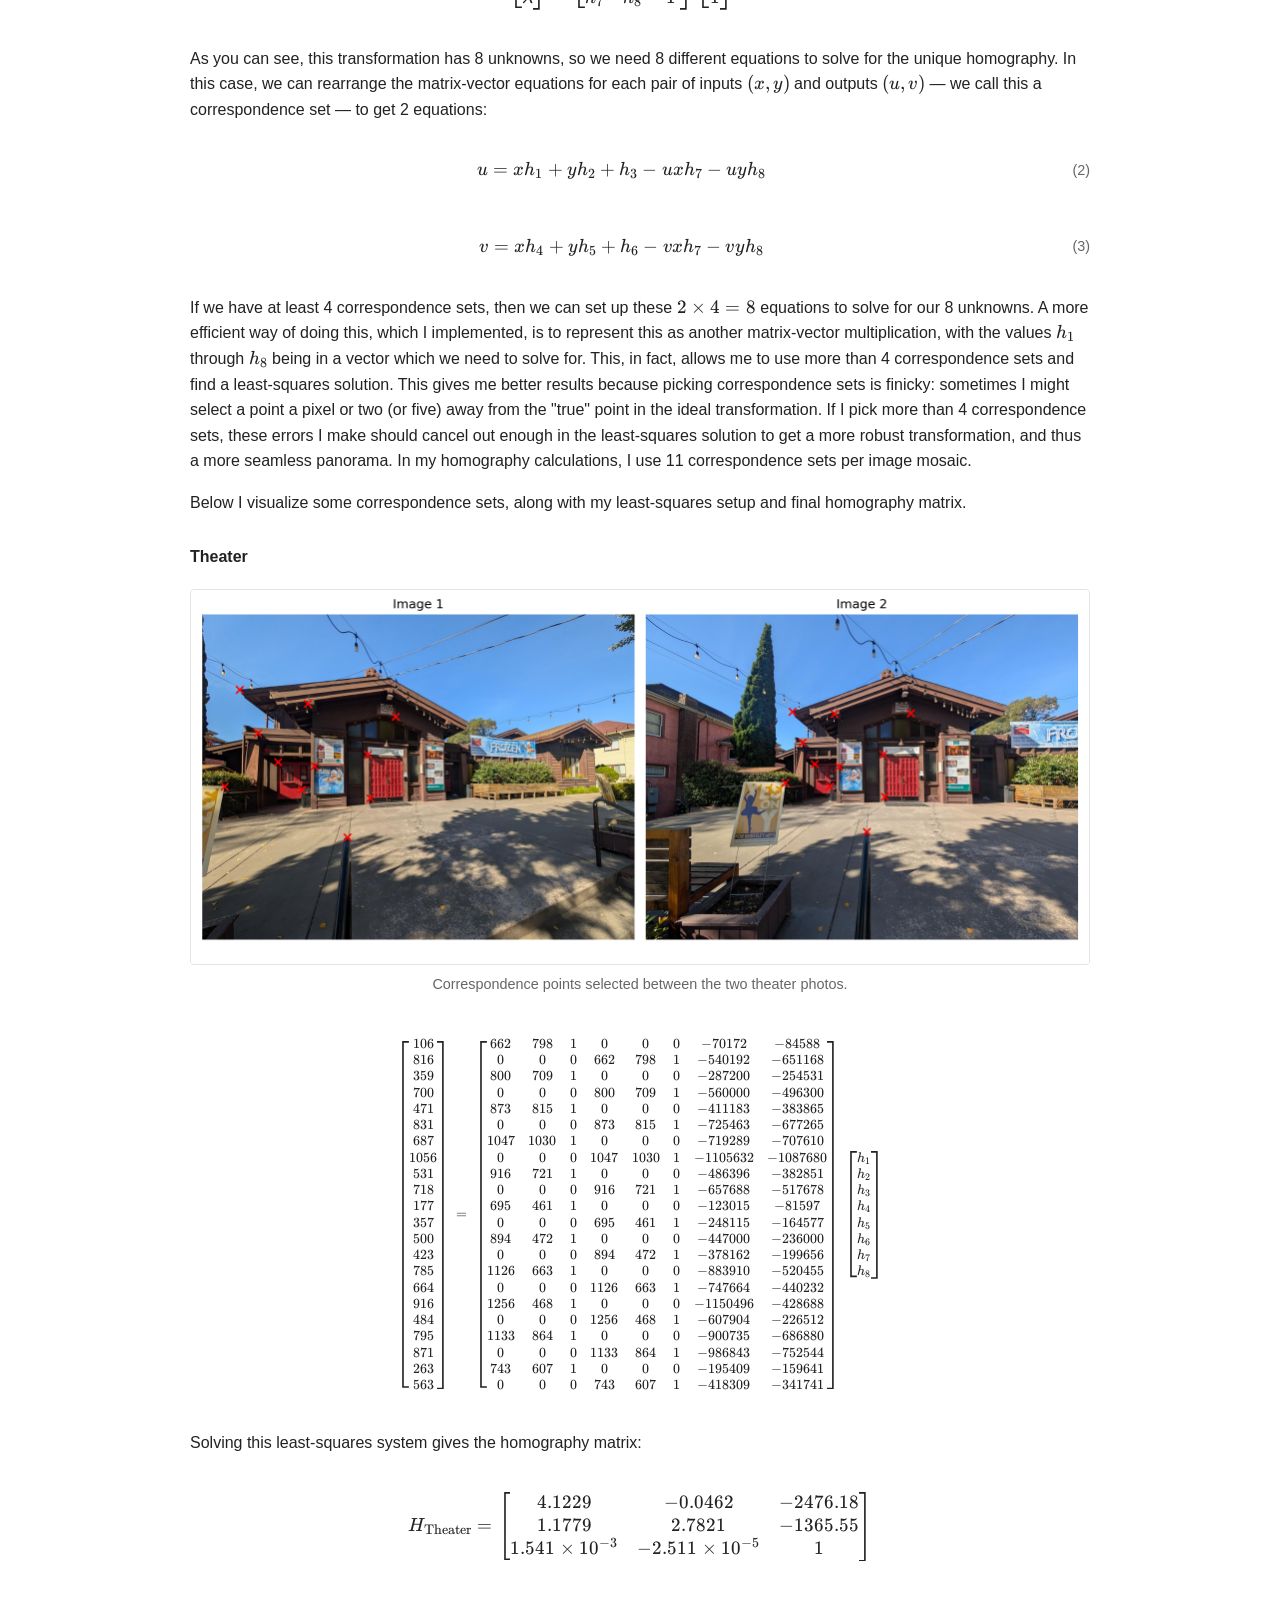
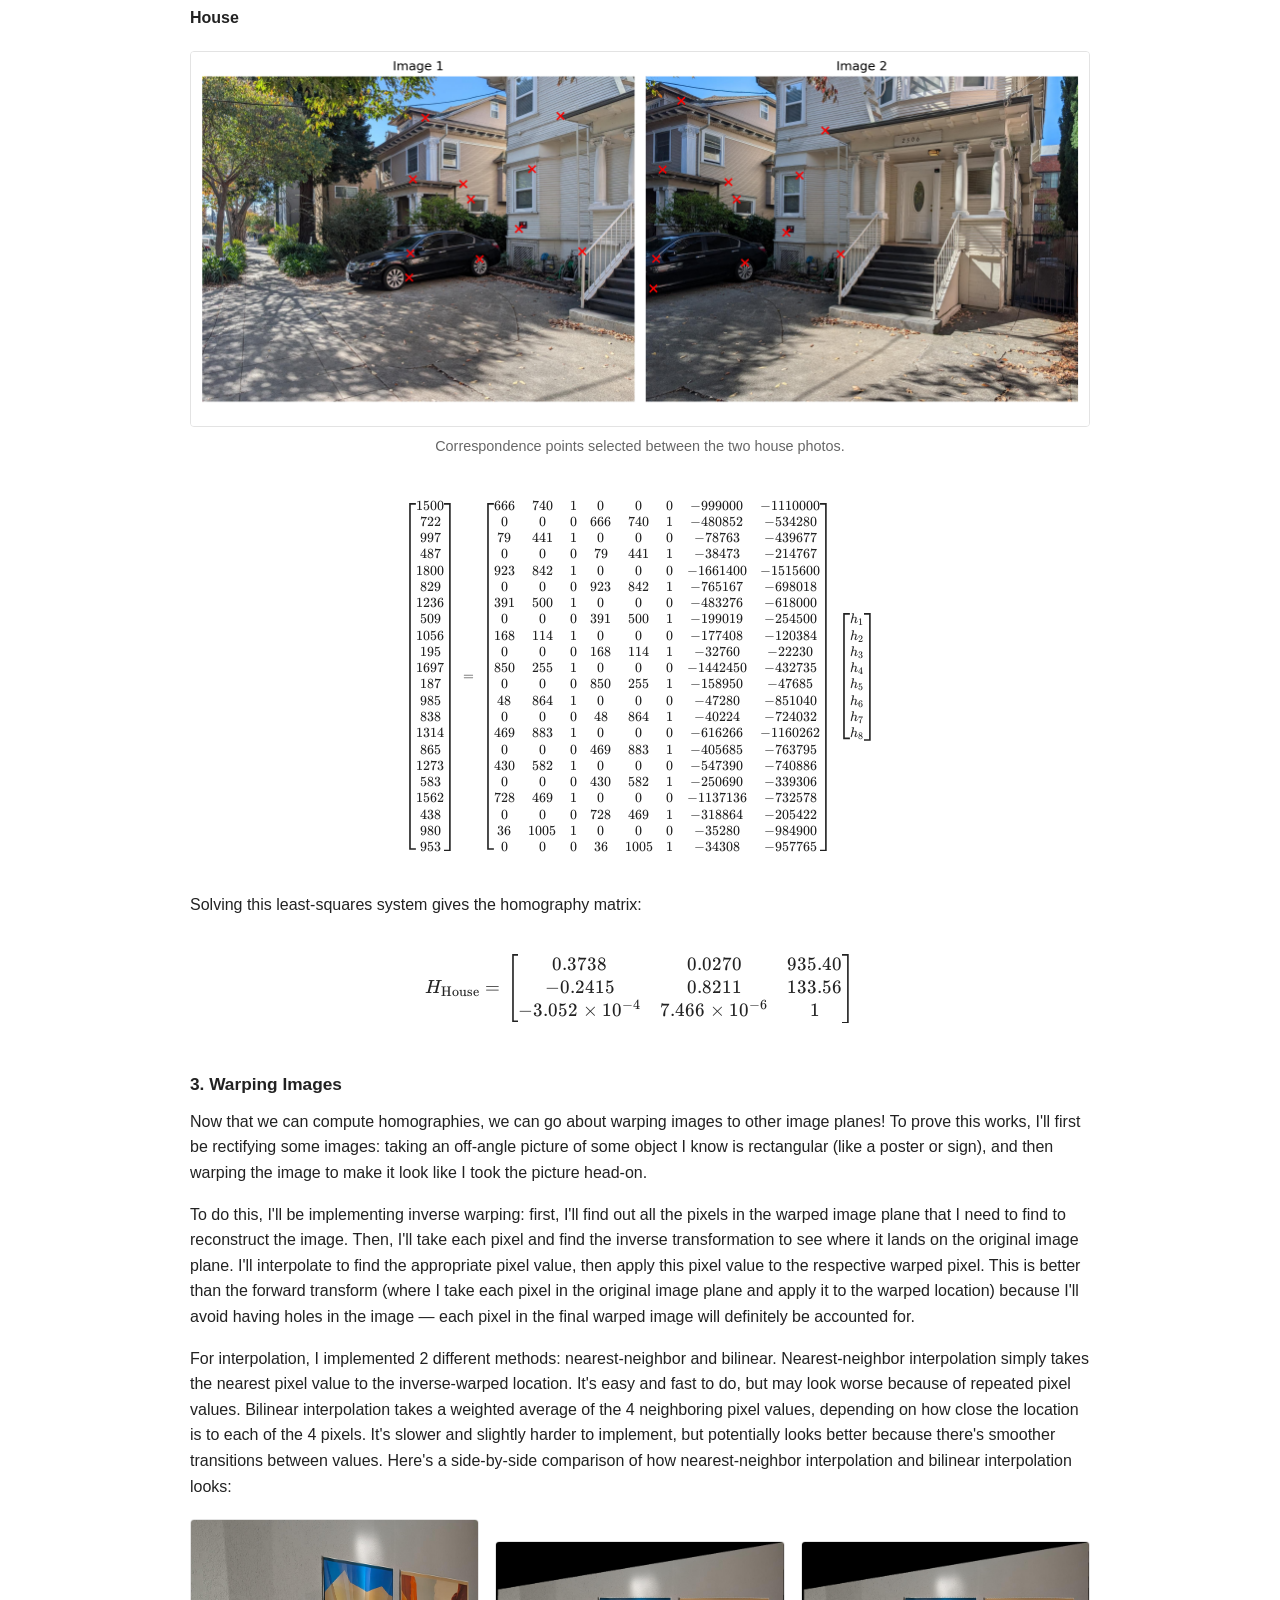
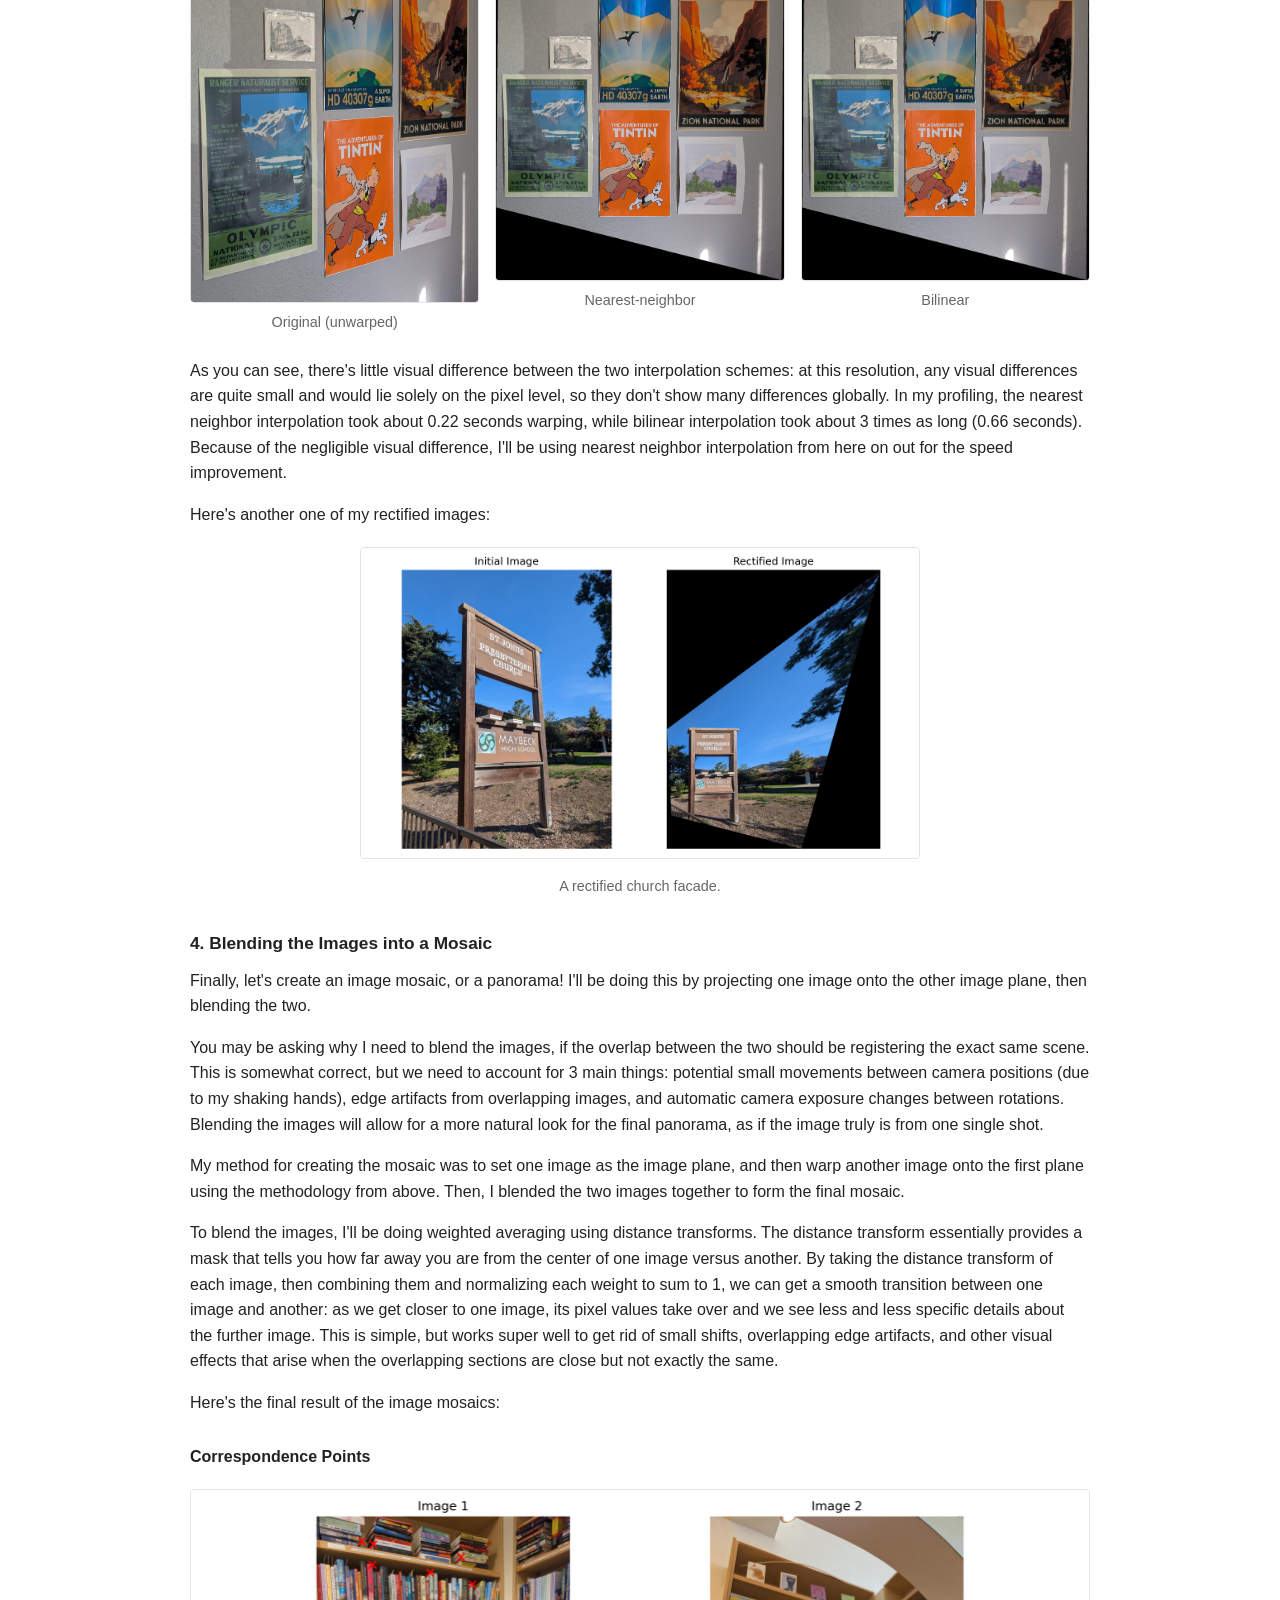
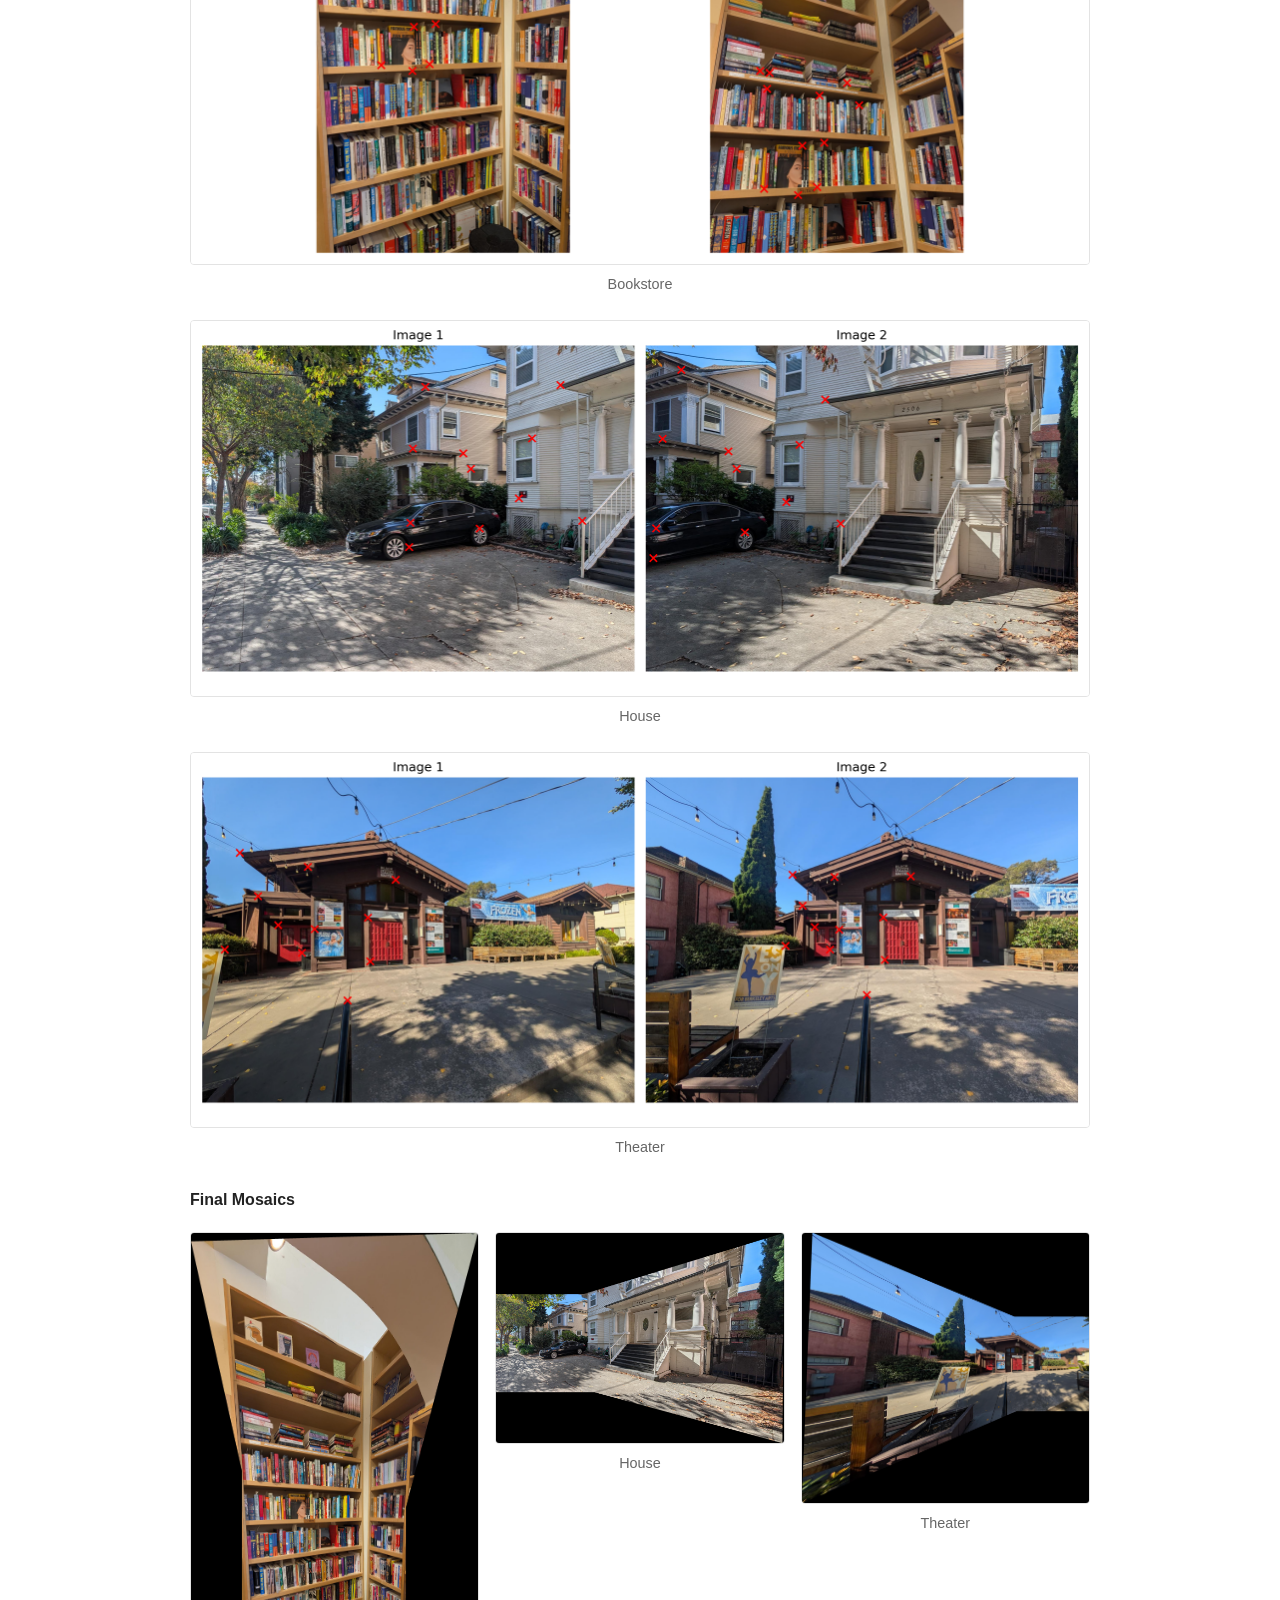
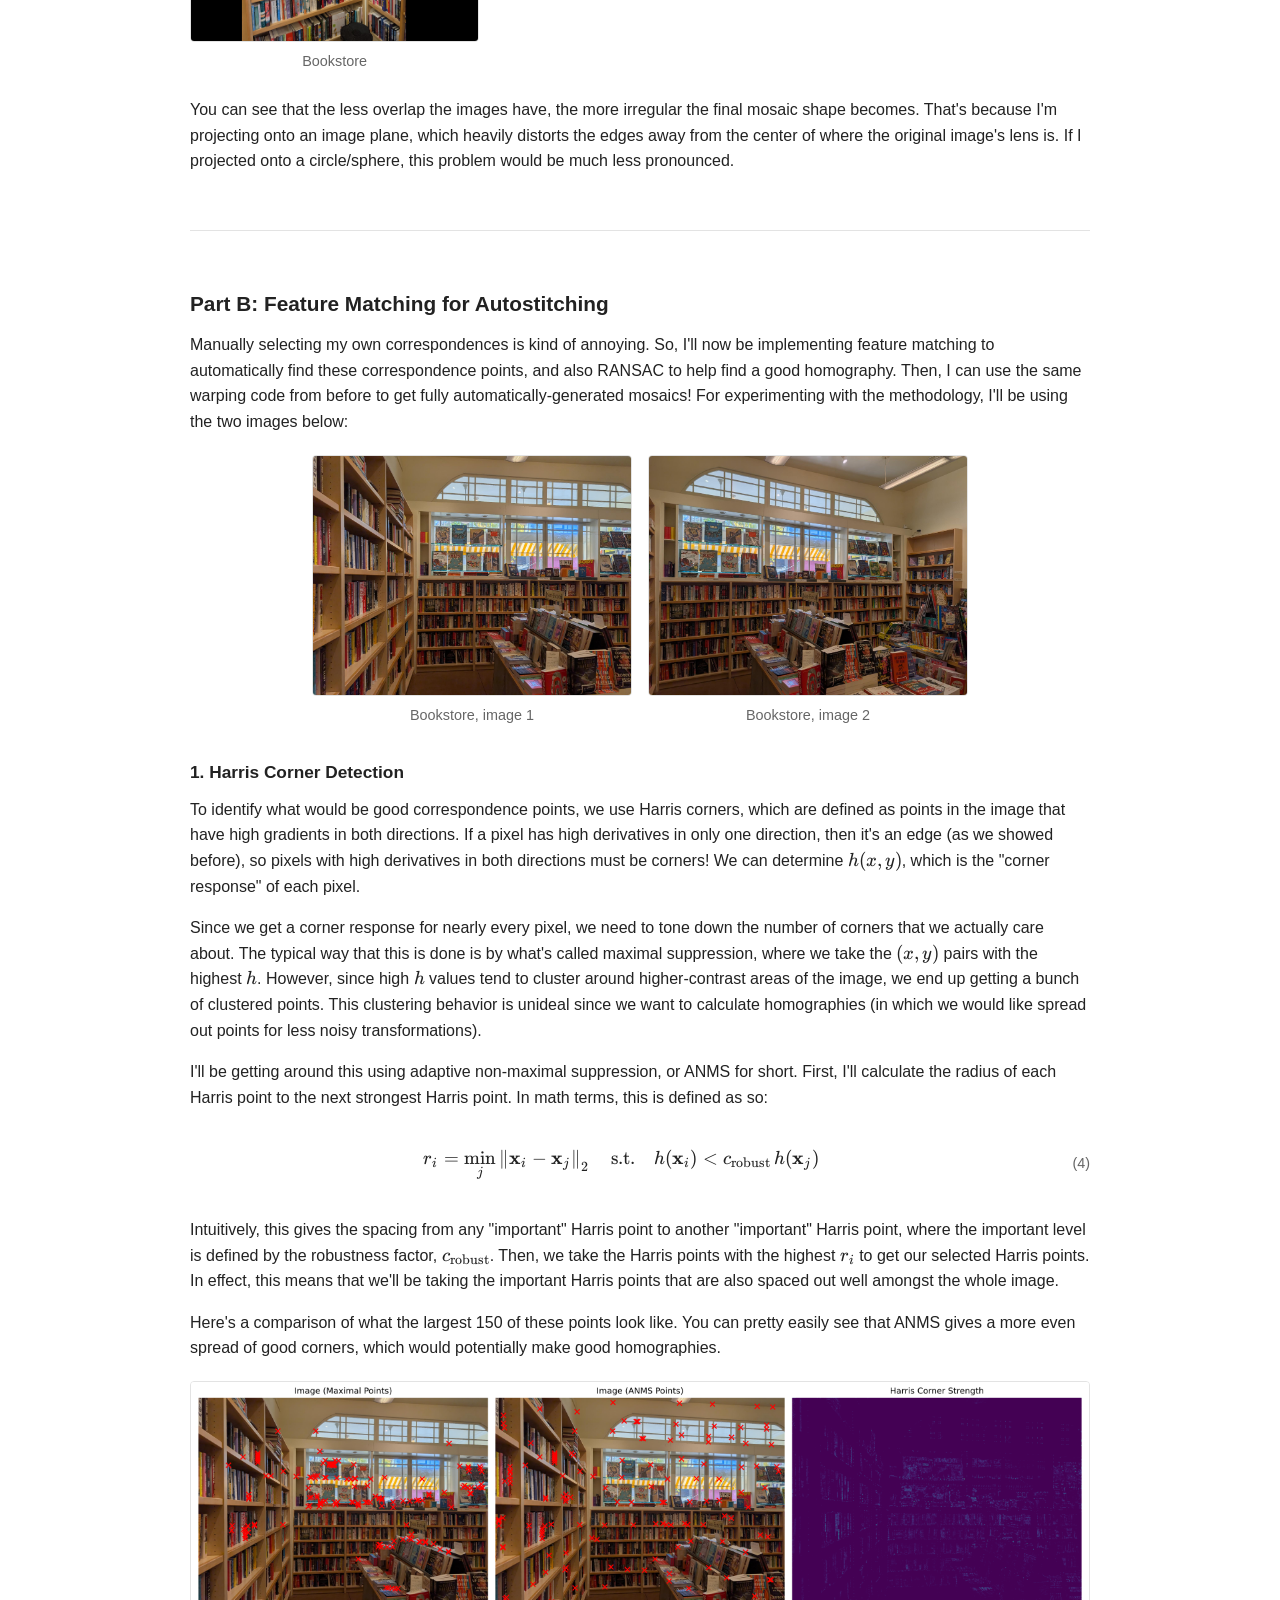
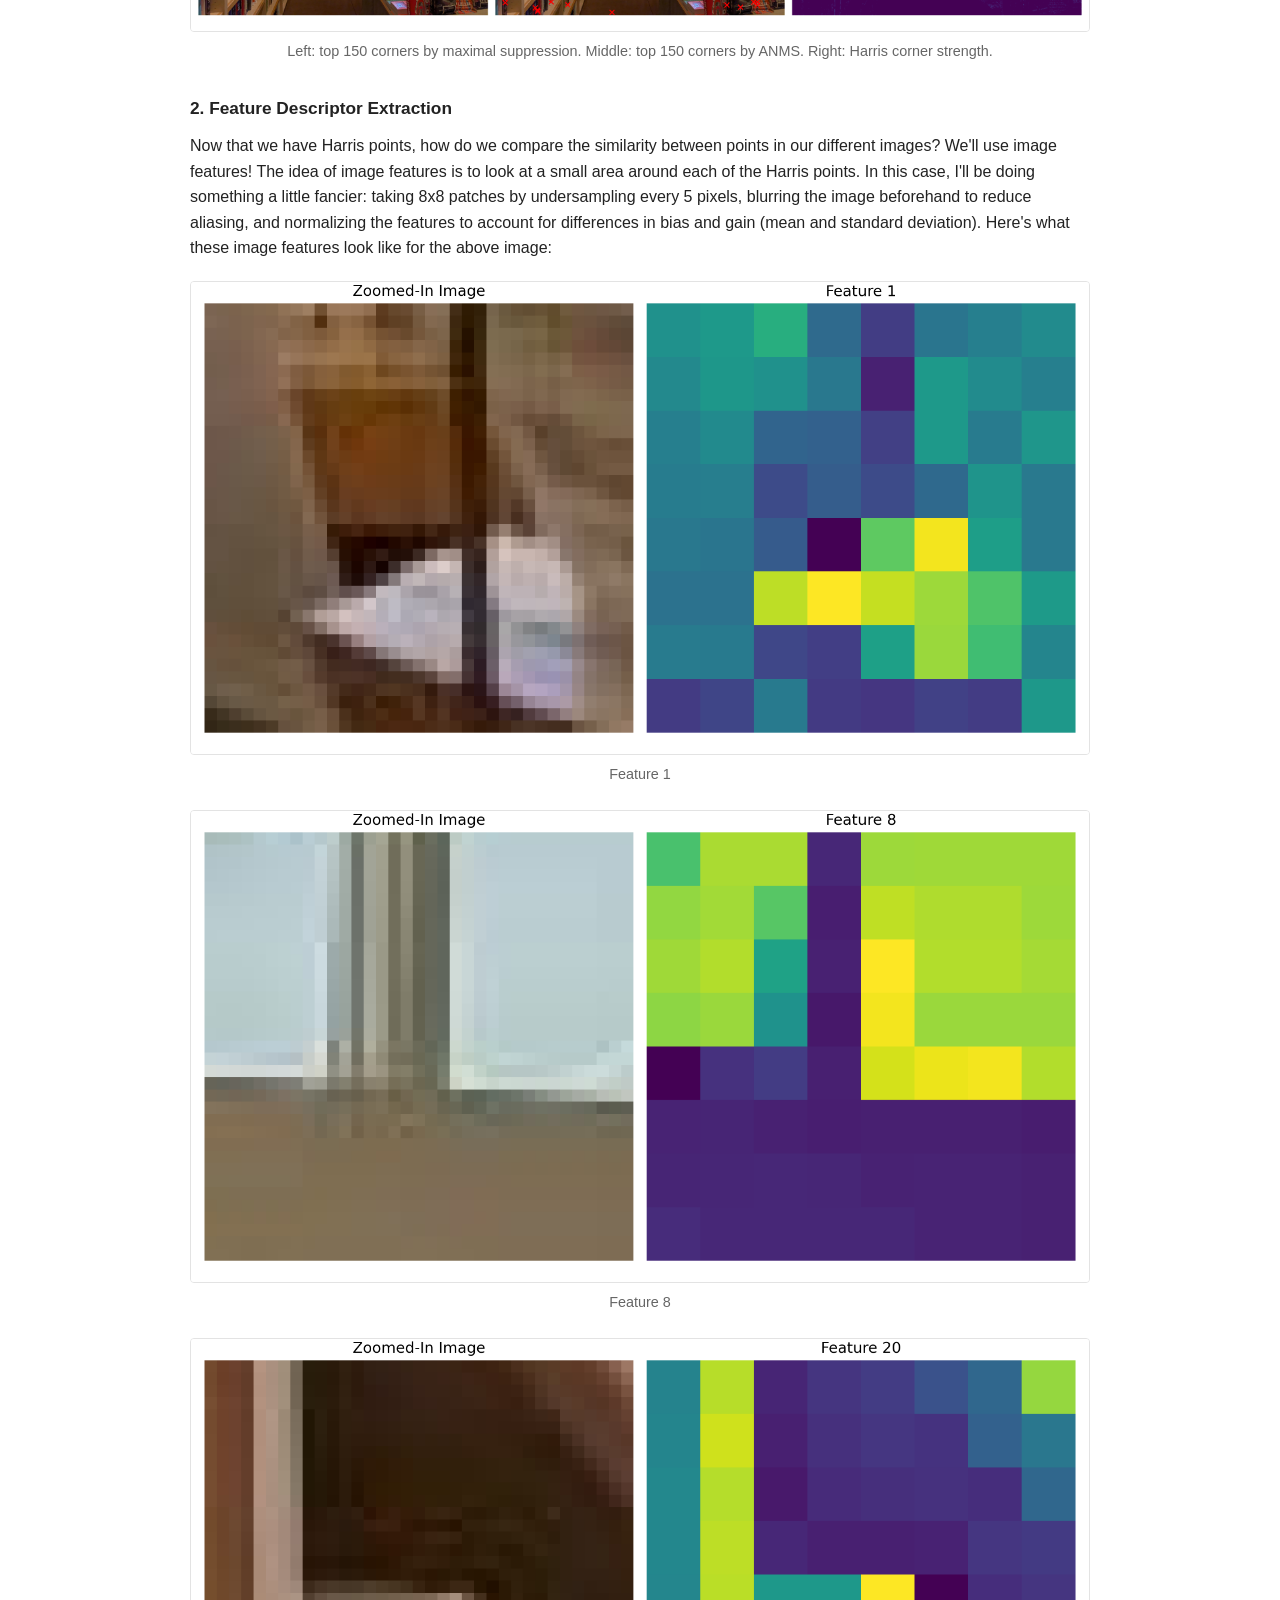
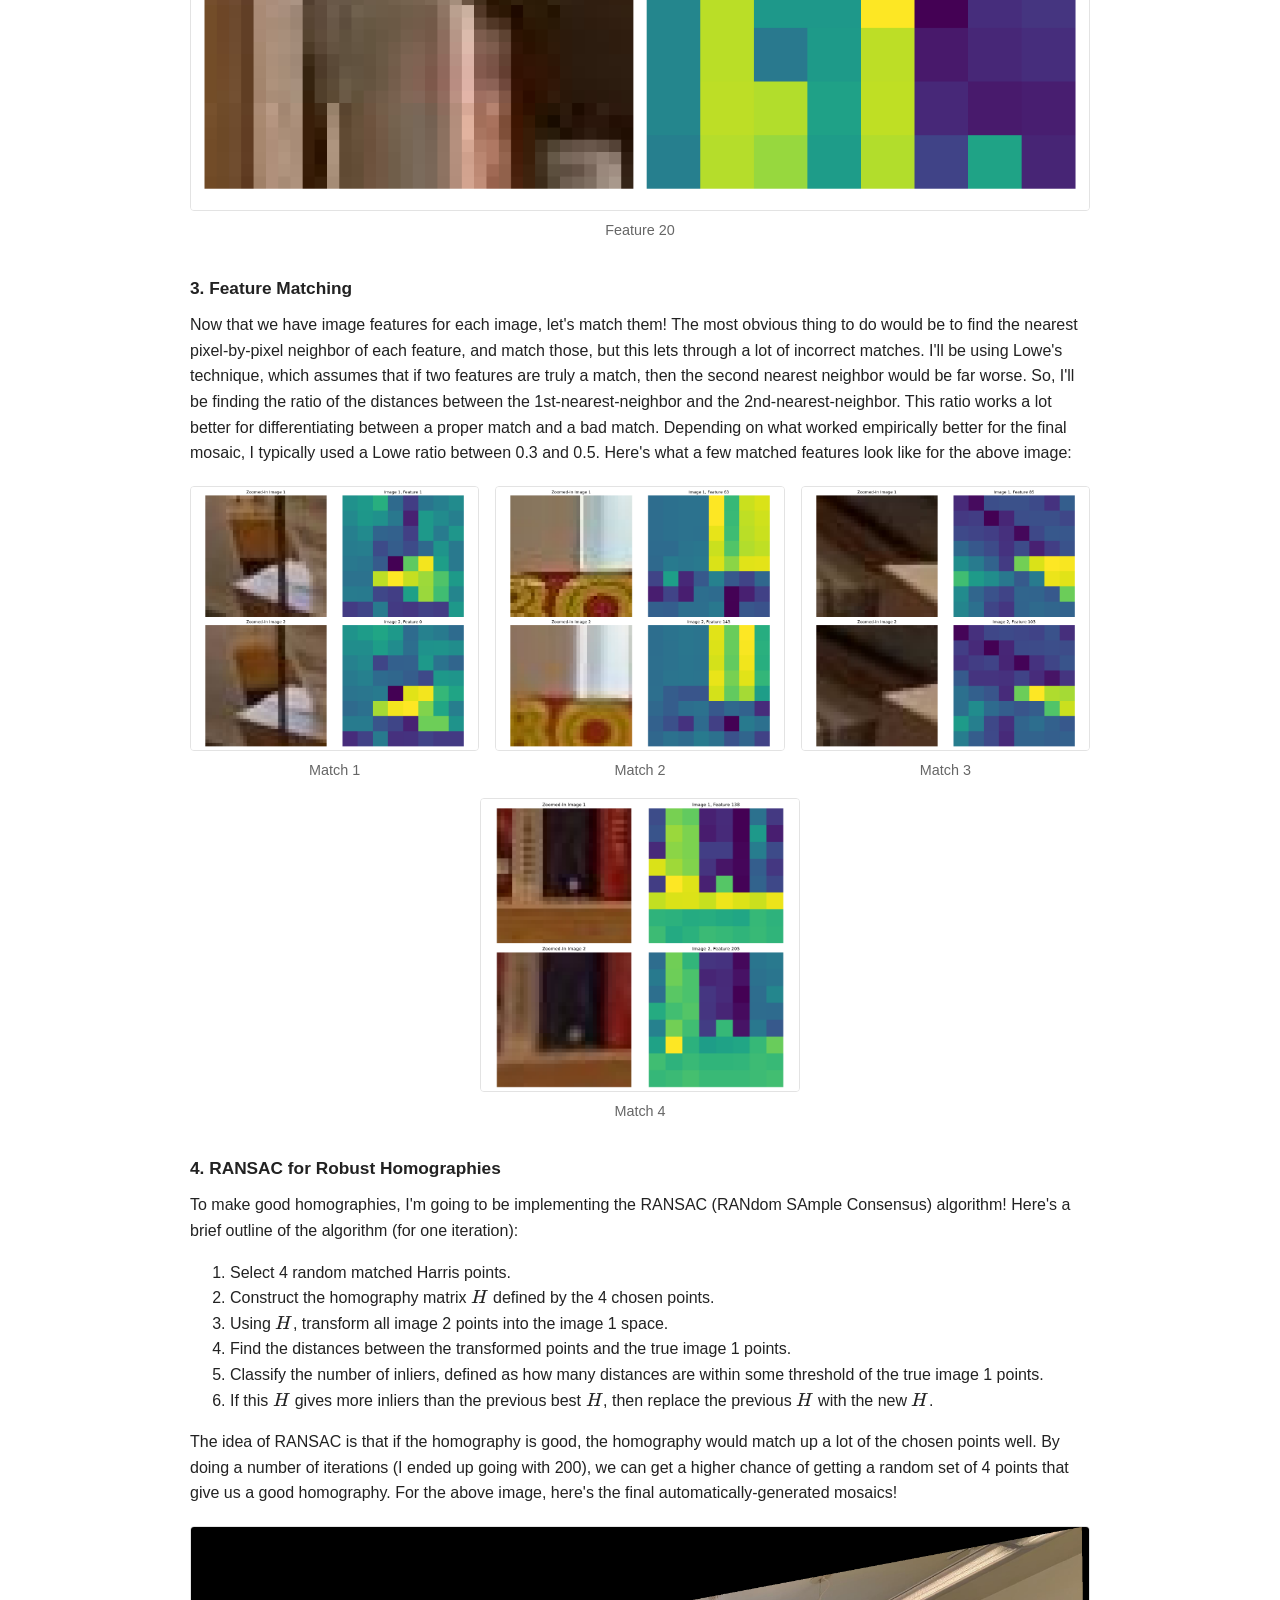
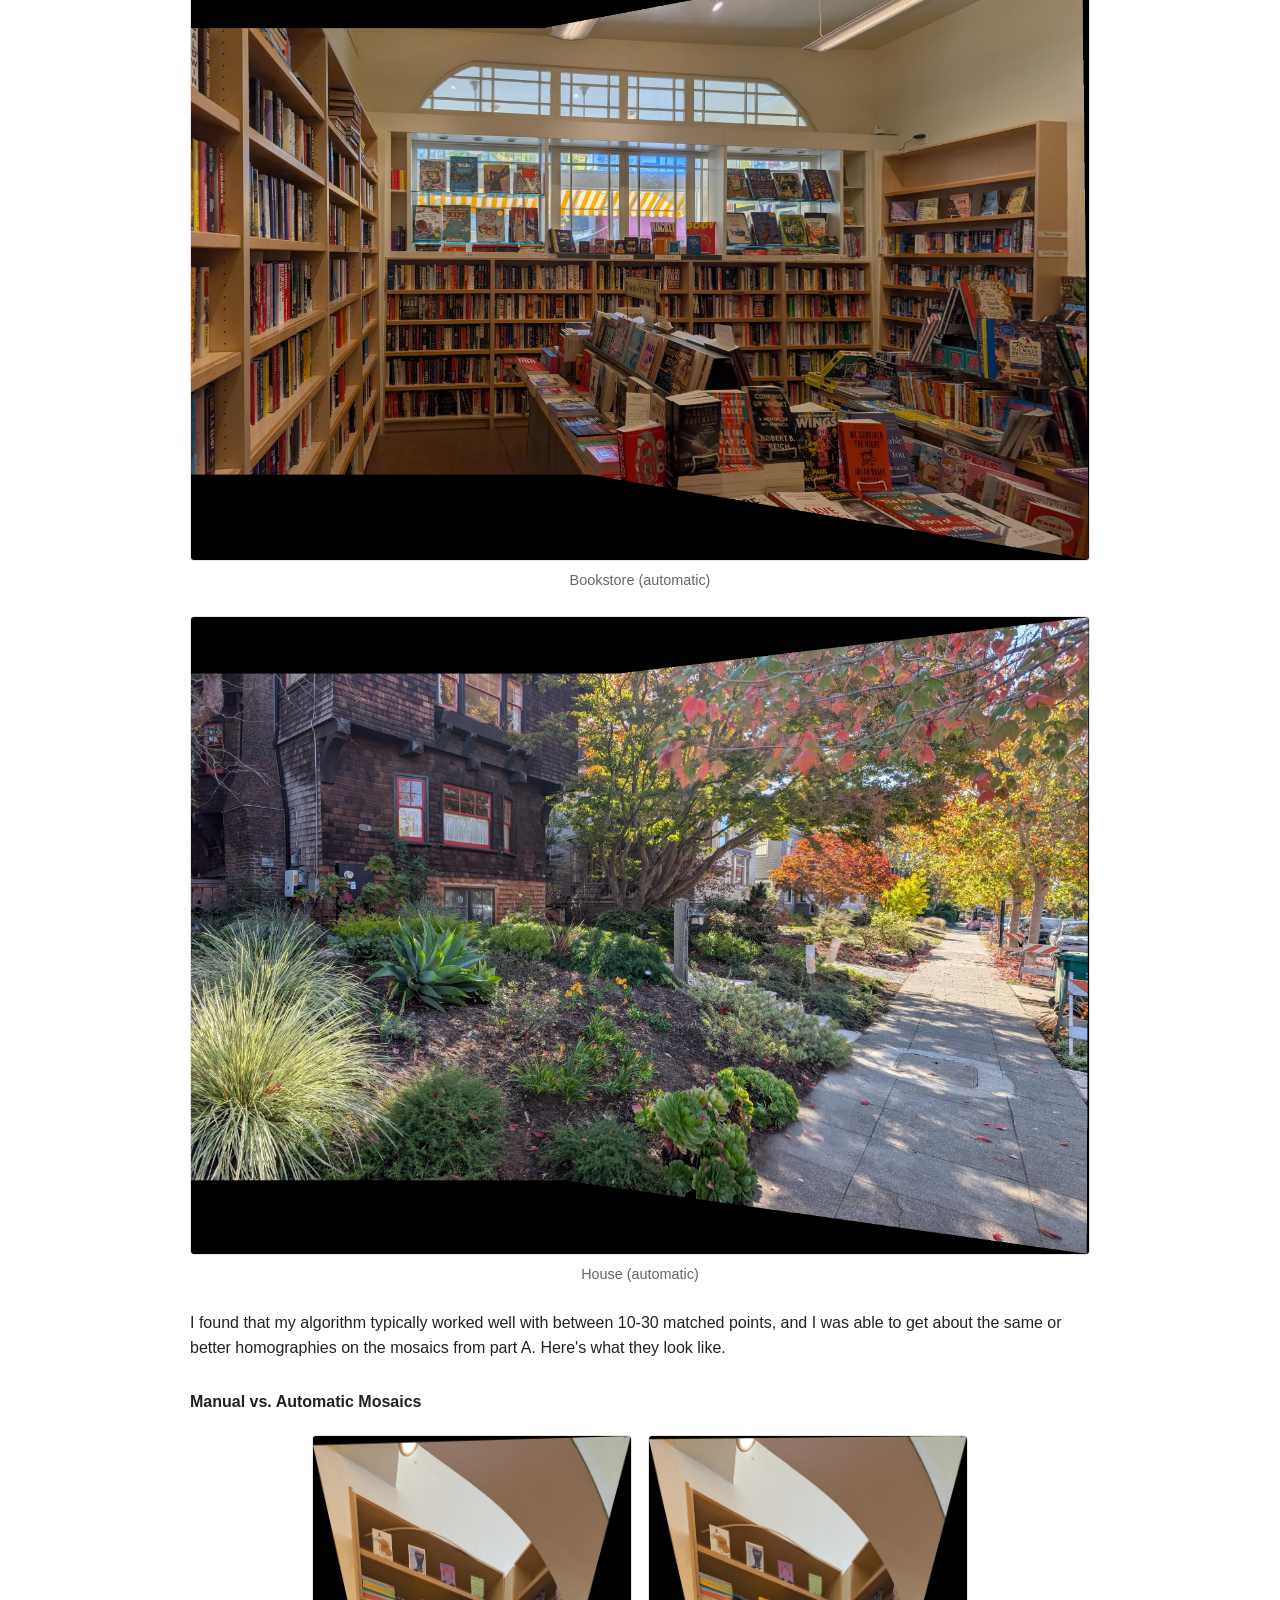
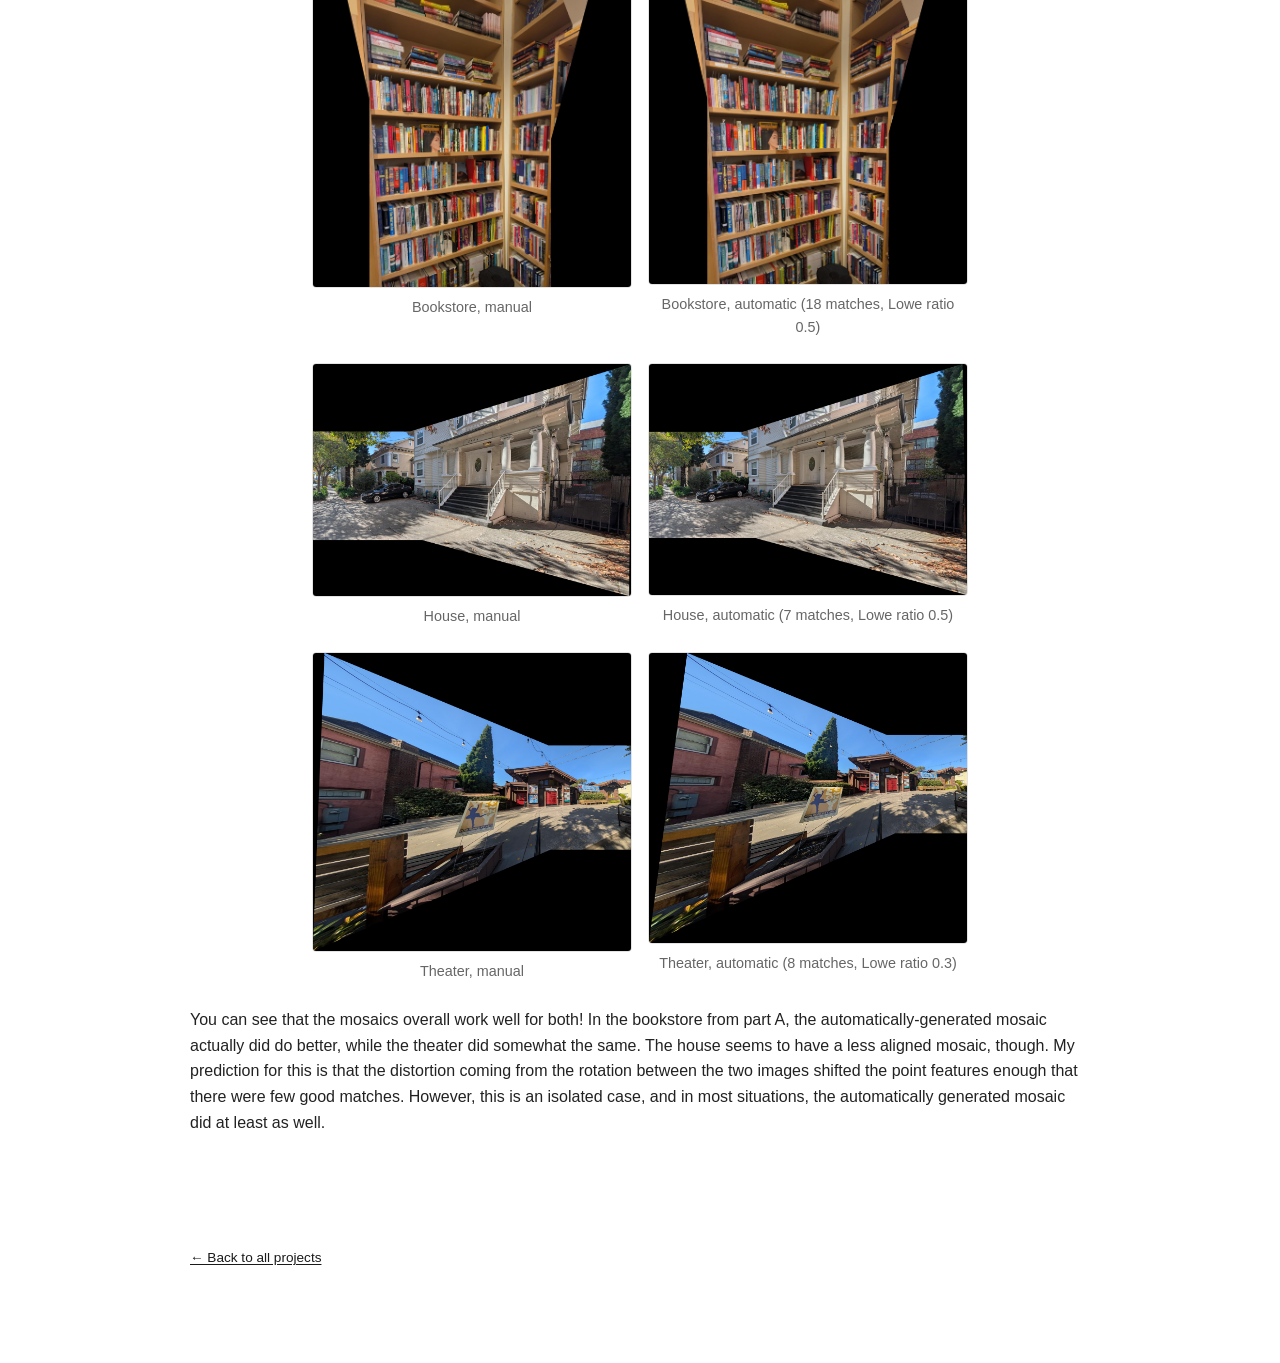
<file: proj4/index.html>
<!DOCTYPE html>
<title>Project 4: Auto-stitching and Photo Mosaics</title>
<link rel="stylesheet" href="../style.css">

<link rel="stylesheet" href="../vendor/katex/katex.min.css">
<script src="../vendor/katex/katex.min.js"></script>
<script src="../vendor/katex/auto-render.min.js"></script>

<main>
  <a class="back-link" href="../index.html">&larr; Back to all projects</a>

  <h1>Project 4: Auto-stitching and Photo Mosaics</h1>
  <p class="subtitle">By Sahir Tandon</p>

  <section class="part prose" id="overview">
    <h2>Overview</h2>
    <p>In this project, I'll be stitching photographs together to create composite images, like your phone does to create panoramas. In the first part, I'll be doing this manually by defining correspondence sets, warping, and blending/compositing them together. In the second part, I'll be automating the correspondence point finding by using the RANSAC algorithm! This will let me make panoramas automatically without having to select my own correspondence sets beforehand.</p>
  </section>

  <section class="part prose" id="parta">
    <h2>Part A: (Manually) Image Warping and Mosaicing</h2>

    <h3 id="a1">1. Shooting the Pictures</h3>
    <p>To make composite images, we first need some pictures! However, in this project, we don't be dealing with just any pictures; we need pictures with a projective transform between them. That is, we need to keep the COP (center of projection) of the camera fixed, or we won't be able to create accurate panoramas. To make these photos, I simply used my phone, but held the line where my camera is with my fingers while rotating the rest of the phone to get different perspectives.</p>
    <p>The photos I'll be using in this part come from a side quest I made to Elmwood while procrastinating on doing the rest of this project. Enjoy!</p>

    <div class="compare-grid">
      <figure>
        <img src="images/house2/1.jpg" alt="First of two source photos from the Elmwood side quest, used for the house mosaic">
        <figcaption>House mosaic, image 1</figcaption>
      </figure>
      <figure>
        <img src="images/house2/2.jpg" alt="Second of two source photos from the Elmwood side quest, used for the house mosaic">
        <figcaption>House mosaic, image 2</figcaption>
      </figure>
    </div>
    <div class="compare-grid">
      <figure>
        <img src="images/theater1/2.jpg" alt="First of two source photos of a theater, used for the theater mosaic">
        <figcaption>Theater mosaic, image 1</figcaption>
      </figure>
      <figure>
        <img src="images/theater1/3.jpg" alt="Second of two source photos of a theater, used for the theater mosaic">
        <figcaption>Theater mosaic, image 2</figcaption>
      </figure>
    </div>
    <p>I'll be using these specific photos later on in the project as well.</p>

    <h3 id="a2">2. Recovering Homographies</h3>
    <p>Before we can warp, we need to mathematically define the relationship between the two images. In this case, these pictures are related by a homography; defined by the matrix-vector multiplication:</p>
    <div class="equation">
      <div class="eq-body">\[ \begin{bmatrix} u \\ v \\ \lambda \end{bmatrix} = \begin{bmatrix} h_1 & h_2 & h_3 \\ h_4 & h_5 & h_6 \\ h_7 & h_8 & 1 \end{bmatrix} \begin{bmatrix} x \\ y \\ 1 \end{bmatrix} \]</div>
      <div class="eq-num">(1)</div>
    </div>
    <p>As you can see, this transformation has 8 unknowns, so we need 8 different equations to solve for the unique homography. In this case, we can rearrange the matrix-vector equations for each pair of inputs \((x,y)\) and outputs \((u,v)\) &mdash; we call this a correspondence set &mdash; to get 2 equations:</p>
    <div class="equation">
      <div class="eq-body">\[ u = xh_1 + yh_2 + h_3 - uxh_7 - uyh_8 \]</div>
      <div class="eq-num">(2)</div>
    </div>
    <div class="equation">
      <div class="eq-body">\[ v = xh_4 + yh_5 + h_6 - vxh_7 - vyh_8 \]</div>
      <div class="eq-num">(3)</div>
    </div>
    <p>If we have at least 4 correspondence sets, then we can set up these \(2\times4=8\) equations to solve for our 8 unknowns. A more efficient way of doing this, which I implemented, is to represent this as another matrix-vector multiplication, with the values \(h_1\) through \(h_8\) being in a vector which we need to solve for. This, in fact, allows me to use more than 4 correspondence sets and find a least-squares solution. This gives me better results because picking correspondence sets is finicky: sometimes I might select a point a pixel or two (or five) away from the "true" point in the ideal transformation. If I pick more than 4 correspondence sets, these errors I make should cancel out enough in the least-squares solution to get a more robust transformation, and thus a more seamless panorama. In my homography calculations, I use 11 correspondence sets per image mosaic.</p>
    <p>Below I visualize some correspondence sets, along with my least-squares setup and final homography matrix.</p>

    <h4>Theater</h4>
    <div class="figure-full">
      <img src="images/theater1/correspondence.png" alt="Visualized correspondence points between the two theater source images">
      <figcaption>Correspondence points selected between the two theater photos.</figcaption>
    </div>
    <div class="equation">
      <div class="eq-body">\[ \scriptsize \begin{bmatrix} 106\\816\\359\\700\\471\\831\\687\\1056\\531\\718\\177\\357\\500\\423\\785\\664\\916\\484\\795\\871\\263\\563 \end{bmatrix} = \begin{bmatrix}
662 & 798 & 1 & 0 & 0 & 0 & -70172 & -84588 \\
0 & 0 & 0 & 662 & 798 & 1 & -540192 & -651168 \\
800 & 709 & 1 & 0 & 0 & 0 & -287200 & -254531 \\
0 & 0 & 0 & 800 & 709 & 1 & -560000 & -496300 \\
873 & 815 & 1 & 0 & 0 & 0 & -411183 & -383865 \\
0 & 0 & 0 & 873 & 815 & 1 & -725463 & -677265 \\
1047 & 1030 & 1 & 0 & 0 & 0 & -719289 & -707610 \\
0 & 0 & 0 & 1047 & 1030 & 1 & -1105632 & -1087680 \\
916 & 721 & 1 & 0 & 0 & 0 & -486396 & -382851 \\
0 & 0 & 0 & 916 & 721 & 1 & -657688 & -517678 \\
695 & 461 & 1 & 0 & 0 & 0 & -123015 & -81597 \\
0 & 0 & 0 & 695 & 461 & 1 & -248115 & -164577 \\
894 & 472 & 1 & 0 & 0 & 0 & -447000 & -236000 \\
0 & 0 & 0 & 894 & 472 & 1 & -378162 & -199656 \\
1126 & 663 & 1 & 0 & 0 & 0 & -883910 & -520455 \\
0 & 0 & 0 & 1126 & 663 & 1 & -747664 & -440232 \\
1256 & 468 & 1 & 0 & 0 & 0 & -1150496 & -428688 \\
0 & 0 & 0 & 1256 & 468 & 1 & -607904 & -226512 \\
1133 & 864 & 1 & 0 & 0 & 0 & -900735 & -686880 \\
0 & 0 & 0 & 1133 & 864 & 1 & -986843 & -752544 \\
743 & 607 & 1 & 0 & 0 & 0 & -195409 & -159641 \\
0 & 0 & 0 & 743 & 607 & 1 & -418309 & -341741
\end{bmatrix} \begin{bmatrix} h_1\\h_2\\h_3\\h_4\\h_5\\h_6\\h_7\\h_8 \end{bmatrix} \]</div>
    </div>
    <p>Solving this least-squares system gives the homography matrix:</p>
    <div class="equation">
      <div class="eq-body">\[ H_{\text{Theater}} = \begin{bmatrix} 4.1229 & -0.0462 & -2476.18 \\ 1.1779 & 2.7821 & -1365.55 \\ 1.541\times10^{-3} & -2.511\times10^{-5} & 1 \end{bmatrix} \]</div>
    </div>

    <h4>House</h4>
    <div class="figure-full">
      <img src="images/house2/correspondence.png" alt="Visualized correspondence points between the two house source images">
      <figcaption>Correspondence points selected between the two house photos.</figcaption>
    </div>
    <div class="equation">
      <div class="eq-body">\[ \scriptsize \begin{bmatrix} 1500\\722\\997\\487\\1800\\829\\1236\\509\\1056\\195\\1697\\187\\985\\838\\1314\\865\\1273\\583\\1562\\438\\980\\953 \end{bmatrix} = \begin{bmatrix}
666 & 740 & 1 & 0 & 0 & 0 & -999000 & -1110000 \\
0 & 0 & 0 & 666 & 740 & 1 & -480852 & -534280 \\
79 & 441 & 1 & 0 & 0 & 0 & -78763 & -439677 \\
0 & 0 & 0 & 79 & 441 & 1 & -38473 & -214767 \\
923 & 842 & 1 & 0 & 0 & 0 & -1661400 & -1515600 \\
0 & 0 & 0 & 923 & 842 & 1 & -765167 & -698018 \\
391 & 500 & 1 & 0 & 0 & 0 & -483276 & -618000 \\
0 & 0 & 0 & 391 & 500 & 1 & -199019 & -254500 \\
168 & 114 & 1 & 0 & 0 & 0 & -177408 & -120384 \\
0 & 0 & 0 & 168 & 114 & 1 & -32760 & -22230 \\
850 & 255 & 1 & 0 & 0 & 0 & -1442450 & -432735 \\
0 & 0 & 0 & 850 & 255 & 1 & -158950 & -47685 \\
48 & 864 & 1 & 0 & 0 & 0 & -47280 & -851040 \\
0 & 0 & 0 & 48 & 864 & 1 & -40224 & -724032 \\
469 & 883 & 1 & 0 & 0 & 0 & -616266 & -1160262 \\
0 & 0 & 0 & 469 & 883 & 1 & -405685 & -763795 \\
430 & 582 & 1 & 0 & 0 & 0 & -547390 & -740886 \\
0 & 0 & 0 & 430 & 582 & 1 & -250690 & -339306 \\
728 & 469 & 1 & 0 & 0 & 0 & -1137136 & -732578 \\
0 & 0 & 0 & 728 & 469 & 1 & -318864 & -205422 \\
36 & 1005 & 1 & 0 & 0 & 0 & -35280 & -984900 \\
0 & 0 & 0 & 36 & 1005 & 1 & -34308 & -957765
\end{bmatrix} \begin{bmatrix} h_1\\h_2\\h_3\\h_4\\h_5\\h_6\\h_7\\h_8 \end{bmatrix} \]</div>
    </div>
    <p>Solving this least-squares system gives the homography matrix:</p>
    <div class="equation">
      <div class="eq-body">\[ H_{\text{House}} = \begin{bmatrix} 0.3738 & 0.0270 & 935.40 \\ -0.2415 & 0.8211 & 133.56 \\ -3.052\times10^{-4} & 7.466\times10^{-6} & 1 \end{bmatrix} \]</div>
    </div>

    <h3 id="a3">3. Warping Images</h3>
    <p>Now that we can compute homographies, we can go about warping images to other image planes! To prove this works, I'll first be rectifying some images: taking an off-angle picture of some object I know is rectangular (like a poster or sign), and then warping the image to make it look like I took the picture head-on.</p>
    <p>To do this, I'll be implementing inverse warping: first, I'll find out all the pixels in the warped image plane that I need to find to reconstruct the image. Then, I'll take each pixel and find the inverse transformation to see where it lands on the original image plane. I'll interpolate to find the appropriate pixel value, then apply this pixel value to the respective warped pixel. This is better than the forward transform (where I take each pixel in the original image plane and apply it to the warped location) because I'll avoid having holes in the image &mdash; each pixel in the final warped image will definitely be accounted for.</p>
    <p>For interpolation, I implemented 2 different methods: nearest-neighbor and bilinear. Nearest-neighbor interpolation simply takes the nearest pixel value to the inverse-warped location. It's easy and fast to do, but may look worse because of repeated pixel values. Bilinear interpolation takes a weighted average of the 4 neighboring pixel values, depending on how close the location is to each of the 4 pixels. It's slower and slightly harder to implement, but potentially looks better because there's smoother transitions between values. Here's a side-by-side comparison of how nearest-neighbor interpolation and bilinear interpolation looks:</p>

    <div class="compare-grid align-center">
      <figure>
        <img src="images/rectify/tintin.jpg" alt="Original off-angle photo used for the rectification demo, before warping">
        <figcaption>Original (unwarped)</figcaption>
      </figure>
      <figure>
        <img src="images/rectify/nearest_neighbor.png" alt="Rectified result using nearest-neighbor interpolation">
        <figcaption>Nearest-neighbor</figcaption>
      </figure>
      <figure>
        <img src="images/rectify/bilinear.png" alt="Rectified result using bilinear interpolation">
        <figcaption>Bilinear</figcaption>
      </figure>
    </div>
    <p>As you can see, there's little visual difference between the two interpolation schemes: at this resolution, any visual differences are quite small and would lie solely on the pixel level, so they don't show many differences globally. In my profiling, the nearest neighbor interpolation took about 0.22 seconds warping, while bilinear interpolation took about 3 times as long (0.66 seconds). Because of the negligible visual difference, I'll be using nearest neighbor interpolation from here on out for the speed improvement.</p>
    <p>Here's another one of my rectified images:</p>
    <div class="single-figure large">
      <img src="images/rectify/rectify_church.png" alt="Rectified image of a church facade, warped to appear as if shot head-on">
      <figcaption>A rectified church facade.</figcaption>
    </div>

    <h3 id="a4">4. Blending the Images into a Mosaic</h3>
    <p>Finally, let's create an image mosaic, or a panorama! I'll be doing this by projecting one image onto the other image plane, then blending the two.</p>
    <p>You may be asking why I need to blend the images, if the overlap between the two should be registering the exact same scene. This is somewhat correct, but we need to account for 3 main things: potential small movements between camera positions (due to my shaking hands), edge artifacts from overlapping images, and automatic camera exposure changes between rotations. Blending the images will allow for a more natural look for the final panorama, as if the image truly is from one single shot.</p>
    <p>My method for creating the mosaic was to set one image as the image plane, and then warp another image onto the first plane using the methodology from above. Then, I blended the two images together to form the final mosaic.</p>
    <p>To blend the images, I'll be doing weighted averaging using distance transforms. The distance transform essentially provides a mask that tells you how far away you are from the center of one image versus another. By taking the distance transform of each image, then combining them and normalizing each weight to sum to 1, we can get a smooth transition between one image and another: as we get closer to one image, its pixel values take over and we see less and less specific details about the further image. This is simple, but works super well to get rid of small shifts, overlapping edge artifacts, and other visual effects that arise when the overlapping sections are close but not exactly the same.</p>
    <p>Here's the final result of the image mosaics:</p>

    <h4>Correspondence Points</h4>
    <div class="figure-full">
      <img src="images/bookstore1/correspondence.png" alt="Correspondence points between the two bookstore source images">
      <figcaption>Bookstore</figcaption>
    </div>
    <div class="figure-full">
      <img src="images/house2/correspondence.png" alt="Correspondence points between the two house source images">
      <figcaption>House</figcaption>
    </div>
    <div class="figure-full">
      <img src="images/theater1/correspondence.png" alt="Correspondence points between the two theater source images">
      <figcaption>Theater</figcaption>
    </div>

    <h4>Final Mosaics</h4>
    <div class="compare-grid">
      <figure>
        <img src="images/bookstore1/mosaic.png" alt="Final blended mosaic of the two bookstore images">
        <figcaption>Bookstore</figcaption>
      </figure>
      <figure>
        <img src="images/house2/mosaic.png" alt="Final blended mosaic of the two house images">
        <figcaption>House</figcaption>
      </figure>
      <figure>
        <img src="images/theater1/mosaic.png" alt="Final blended mosaic of the two theater images">
        <figcaption>Theater</figcaption>
      </figure>
    </div>

    <p>You can see that the less overlap the images have, the more irregular the final mosaic shape becomes. That's because I'm projecting onto an image plane, which heavily distorts the edges away from the center of where the original image's lens is. If I projected onto a circle/sphere, this problem would be much less pronounced.</p>
  </section>

  <section class="part prose" id="partb">
    <h2>Part B: Feature Matching for Autostitching</h2>
    <p>Manually selecting my own correspondences is kind of annoying. So, I'll now be implementing feature matching to automatically find these correspondence points, and also RANSAC to help find a good homography. Then, I can use the same warping code from before to get fully automatically-generated mosaics! For experimenting with the methodology, I'll be using the two images below:</p>

    <div class="compare-grid">
      <figure>
        <img src="images/bookstore2/1.jpg" alt="First of two source photos of a bookstore interior, used to develop the autostitching pipeline">
        <figcaption>Bookstore, image 1</figcaption>
      </figure>
      <figure>
        <img src="images/bookstore2/2.jpg" alt="Second of two source photos of a bookstore interior, used to develop the autostitching pipeline">
        <figcaption>Bookstore, image 2</figcaption>
      </figure>
    </div>

    <h3 id="b1">1. Harris Corner Detection</h3>
    <p>To identify what would be good correspondence points, we use Harris corners, which are defined as points in the image that have high gradients in both directions. If a pixel has high derivatives in only one direction, then it's an edge (as we showed before), so pixels with high derivatives in both directions must be corners! We can determine \(h(x,y)\), which is the "corner response" of each pixel.</p>
    <p>Since we get a corner response for nearly every pixel, we need to tone down the number of corners that we actually care about. The typical way that this is done is by what's called maximal suppression, where we take the \((x,y)\) pairs with the highest \(h\). However, since high \(h\) values tend to cluster around higher-contrast areas of the image, we end up getting a bunch of clustered points. This clustering behavior is unideal since we want to calculate homographies (in which we would like spread out points for less noisy transformations).</p>
    <p>I'll be getting around this using adaptive non-maximal suppression, or ANMS for short. First, I'll calculate the radius of each Harris point to the next strongest Harris point. In math terms, this is defined as so:</p>
    <div class="equation">
      <div class="eq-body">\[ r_i = \min_j \left\| \mathbf{x}_i - \mathbf{x}_j \right\|_2 \quad \text{s.t.} \quad h(\mathbf{x}_i) < c_{\text{robust}}\, h(\mathbf{x}_j) \]</div>
      <div class="eq-num">(4)</div>
    </div>
    <p>Intuitively, this gives the spacing from any "important" Harris point to another "important" Harris point, where the important level is defined by the robustness factor, \(c_{\text{robust}}\). Then, we take the Harris points with the highest \(r_i\) to get our selected Harris points. In effect, this means that we'll be taking the important Harris points that are also spaced out well amongst the whole image.</p>
    <p>Here's a comparison of what the largest 150 of these points look like. You can pretty easily see that ANMS gives a more even spread of good corners, which would potentially make good homographies.</p>
    <div class="figure-full">
      <img src="images/bookstore2/harris_corners.png" alt="Bookstore image with the top 150 Harris corners by plain maximal suppression (clustered) next to the top 150 by ANMS (evenly spread), plus a heatmap of Harris corner strength">
      <figcaption>Left: top 150 corners by maximal suppression. Middle: top 150 corners by ANMS. Right: Harris corner strength.</figcaption>
    </div>

    <h3 id="b2">2. Feature Descriptor Extraction</h3>
    <p>Now that we have Harris points, how do we compare the similarity between points in our different images? We'll use image features! The idea of image features is to look at a small area around each of the Harris points. In this case, I'll be doing something a little fancier: taking 8x8 patches by undersampling every 5 pixels, blurring the image beforehand to reduce aliasing, and normalizing the features to account for differences in bias and gain (mean and standard deviation). Here's what these image features look like for the above image:</p>
    <div class="figure-full">
      <img src="images/bookstore2/feature_1.png" alt="Zoomed-in image patch around a Harris corner next to its normalized 8x8 feature descriptor">
      <figcaption>Feature 1</figcaption>
    </div>
    <div class="figure-full">
      <img src="images/bookstore2/feature_8.png" alt="Zoomed-in image patch around a Harris corner next to its normalized 8x8 feature descriptor">
      <figcaption>Feature 8</figcaption>
    </div>
    <div class="figure-full">
      <img src="images/bookstore2/feature_20.png" alt="Zoomed-in image patch around a Harris corner next to its normalized 8x8 feature descriptor">
      <figcaption>Feature 20</figcaption>
    </div>

    <h3 id="b3">3. Feature Matching</h3>
    <p>Now that we have image features for each image, let's match them! The most obvious thing to do would be to find the nearest pixel-by-pixel neighbor of each feature, and match those, but this lets through a lot of incorrect matches. I'll be using Lowe's technique, which assumes that if two features are truly a match, then the second nearest neighbor would be far worse. So, I'll be finding the ratio of the distances between the 1st-nearest-neighbor and the 2nd-nearest-neighbor. This ratio works a lot better for differentiating between a proper match and a bad match. Depending on what worked empirically better for the final mosaic, I typically used a Lowe ratio between 0.3 and 0.5. Here's what a few matched features look like for the above image:</p>
    <div class="compare-grid">
      <figure>
        <img src="images/bookstore2/matched_feature_0.png" alt="Matched pair of image patches and feature descriptors from the two bookstore images, centered on a white book against a dark shelf divider">
        <figcaption>Match 1</figcaption>
      </figure>
      <figure>
        <img src="images/bookstore2/matched_feature_6.png" alt="Matched pair of image patches and feature descriptors from the two bookstore images, centered on the corner of a window frame">
        <figcaption>Match 2</figcaption>
      </figure>
      <figure>
        <img src="images/bookstore2/matched_feature_8.png" alt="Matched pair of image patches and feature descriptors from the two bookstore images, centered on a diagonal edge between dark and light surfaces">
        <figcaption>Match 3</figcaption>
      </figure>
      <figure>
        <img src="images/bookstore2/matched_feature_13.png" alt="Matched pair of image patches and feature descriptors from the two bookstore images, centered on a shelf edge between book spines">
        <figcaption>Match 4</figcaption>
      </figure>
    </div>

    <h3 id="b4">4. RANSAC for Robust Homographies</h3>
    <p>To make good homographies, I'm going to be implementing the RANSAC (RANdom SAmple Consensus) algorithm! Here's a brief outline of the algorithm (for one iteration):</p>
    <ol>
      <li>Select 4 random matched Harris points.</li>
      <li>Construct the homography matrix \(H\) defined by the 4 chosen points.</li>
      <li>Using \(H\), transform all image 2 points into the image 1 space.</li>
      <li>Find the distances between the transformed points and the true image 1 points.</li>
      <li>Classify the number of inliers, defined as how many distances are within some threshold of the true image 1 points.</li>
      <li>If this \(H\) gives more inliers than the previous best \(H\), then replace the previous \(H\) with the new \(H\).</li>
    </ol>
    <p>The idea of RANSAC is that if the homography is good, the homography would match up a lot of the chosen points well. By doing a number of iterations (I ended up going with 200), we can get a higher chance of getting a random set of 4 points that give us a good homography. For the above image, here's the final automatically-generated mosaics!</p>
    <div class="figure-full">
      <img src="images/bookstore2/mosaic_auto.png" alt="Automatically stitched mosaic of the two bookstore interior images">
      <figcaption>Bookstore (automatic)</figcaption>
    </div>
    <div class="figure-full">
      <img src="images/house1/mosaic_auto.png" alt="Automatically stitched mosaic of house photos">
      <figcaption>House (automatic)</figcaption>
    </div>

    <p>I found that my algorithm typically worked well with between 10-30 matched points, and I was able to get about the same or better homographies on the mosaics from part A. Here's what they look like.</p>

    <h4>Manual vs. Automatic Mosaics</h4>
    <div class="compare-grid">
      <figure>
        <img src="images/bookstore1/mosaic.png" alt="Bookstore mosaic stitched from manually selected correspondences">
        <figcaption>Bookstore, manual</figcaption>
      </figure>
      <figure>
        <img src="images/bookstore1/mosaic_auto.png" alt="Bookstore mosaic stitched automatically with feature matching and RANSAC">
        <figcaption>Bookstore, automatic (18 matches, Lowe ratio 0.5)</figcaption>
      </figure>
    </div>
    <div class="compare-grid">
      <figure>
        <img src="images/house2/mosaic.png" alt="House mosaic stitched from manually selected correspondences">
        <figcaption>House, manual</figcaption>
      </figure>
      <figure>
        <img src="images/house2/mosaic_auto.png" alt="House mosaic stitched automatically with feature matching and RANSAC">
        <figcaption>House, automatic (7 matches, Lowe ratio 0.5)</figcaption>
      </figure>
    </div>
    <div class="compare-grid">
      <figure>
        <img src="images/theater1/mosaic.png" alt="Theater mosaic stitched from manually selected correspondences">
        <figcaption>Theater, manual</figcaption>
      </figure>
      <figure>
        <img src="images/theater1/mosaic_auto.png" alt="Theater mosaic stitched automatically with feature matching and RANSAC">
        <figcaption>Theater, automatic (8 matches, Lowe ratio 0.3)</figcaption>
      </figure>
    </div>

    <p>You can see that the mosaics overall work well for both! In the bookstore from part A, the automatically-generated mosaic actually did do better, while the theater did somewhat the same. The house seems to have a less aligned mosaic, though. My prediction for this is that the distortion coming from the rotation between the two images shifted the point features enough that there were few good matches. However, this is an isolated case, and in most situations, the automatically generated mosaic did at least as well.</p>
  </section>

  <footer>
    <p><a href="../index.html">&larr; Back to all projects</a></p>
  </footer>
</main>

<script>
  renderMathInElement(document.body, {
    delimiters: [
      {left: "\\[", right: "\\]", display: true},
      {left: "\\(", right: "\\)", display: false}
    ]
  });
</script>
</file>
<file: style.css>
/* ---------- Base ---------- */
:root {
  --max-width: 900px;
  --text: #222;
  --muted: #666;
  --bg: #fff;
  --border: #e3e3e3;
  --accent: #1a1a1a;
}

* {
  box-sizing: border-box;
}

body {
  margin: 0;
  padding: 0 24px;
  font-family: -apple-system, BlinkMacSystemFont, "Segoe UI", Roboto, Helvetica, Arial, sans-serif;
  color: var(--text);
  background: var(--bg);
  line-height: 1.6;
}

main {
  max-width: var(--max-width);
  margin: 0 auto;
  padding: 48px 0 80px;
}

a {
  color: var(--accent);
  text-decoration: underline;
  text-underline-offset: 2px;
}

a:hover {
  color: #555;
}

h1 {
  font-size: 1.8rem;
  margin-bottom: 0.25em;
}

h2 {
  font-size: 1.3rem;
  margin: 0 0 12px;
}

h3 {
  font-size: 1.08rem;
  margin: 32px 0 10px;
}

h3:first-child {
  margin-top: 0;
}

h4 {
  font-size: 1rem;
  margin: 28px 0 8px;
}

h5 {
  font-size: 0.95rem;
  margin: 24px 0 8px;
  color: var(--text);
}

p {
  margin: 0 0 1em;
}

/* ---------- Home page ---------- */
.site-header {
  margin-bottom: 40px;
}

.subtitle {
  color: var(--muted);
  margin-top: 0;
}

.project-list {
  list-style: none;
  padding: 0;
  margin: 0;
}

.project-list li {
  border-top: 1px solid var(--border);
  padding: 18px 0;
}

.project-list li:last-child {
  border-bottom: 1px solid var(--border);
}

.project-list a {
  font-size: 1.1rem;
  font-weight: 600;
  text-decoration: none;
}

.project-list a:hover {
  text-decoration: underline;
}

.project-list .proj-tag {
  display: block;
  font-weight: 400;
  font-size: 0.9rem;
  color: var(--muted);
  margin-top: 2px;
}

/* ---------- Project page ---------- */
.back-link {
  display: inline-block;
  margin-bottom: 24px;
  font-size: 0.95rem;
  text-decoration: none;
  color: var(--muted);
}

.back-link:hover {
  color: var(--text);
}

section.part {
  margin-bottom: 56px;
  padding-bottom: 40px;
  border-bottom: 1px solid var(--border);
}

section.part:last-of-type {
  border-bottom: none;
}

.image-row {
  display: flex;
  flex-wrap: wrap;
  justify-content: center;
  gap: 12px;
  margin: 16px 0 20px;
}

.image-row img {
  height: 220px;
  width: auto;
  max-width: 100%;
  border-radius: 4px;
  border: 1px solid var(--border);
  object-fit: cover;
}

.image-row img.large {
  height: 360px;
}

.image-row.row-wide img {
  height: 325px;
}

.description {
  color: var(--text);
  max-width: 100%;
  text-align: left;
}

.description p {
  margin: 0;
}

.placeholder {
  color: var(--muted);
  font-style: italic;
}

/* ---------- Write-up prose (longer explanatory text) ---------- */
.prose p {
  max-width: 100%;
  text-align: left;
}

.prose strong {
  font-weight: 600;
}

/* ---------- Side-by-side comparison figures ---------- */
.compare-row {
  display: flex;
  flex-wrap: wrap;
  justify-content: center;
  align-items: flex-start;
  gap: 24px;
  margin: 20px 0 24px;
}

.compare-row figure {
  margin: 0;
  text-align: center;
}

.compare-row img {
  height: 280px;
  width: auto;
  max-width: 100%;
  border-radius: 4px;
  border: 1px solid var(--border);
  display: block;
}

.compare-row figcaption {
  margin-top: 8px;
  font-size: 0.9rem;
  color: var(--muted);
}

/* ---------- Width-based comparison row (preserves each image's own aspect ratio) ---------- */
.compare-grid {
  display: flex;
  flex-wrap: wrap;
  justify-content: center;
  align-items: flex-start;
  gap: 16px;
  margin: 20px 0 24px;
}

.compare-grid figure {
  margin: 0;
  text-align: center;
  flex: 1 1 220px;
  max-width: 320px;
}

.compare-grid img {
  width: 100%;
  height: auto;
  border-radius: 4px;
  border: 1px solid var(--border);
  display: block;
  margin: 0 auto;
}

.compare-grid figcaption {
  margin-top: 8px;
  font-size: 0.9rem;
  color: var(--muted);
}

.compare-grid.align-center {
  align-items: center;
}

/* ---------- Result thumbnail gallery (image + per-item caption) ---------- */
.gallery {
  display: flex;
  flex-wrap: wrap;
  justify-content: center;
  gap: 20px;
  margin: 20px 0 24px;
}

.gallery figure {
  margin: 0;
  width: 210px;
  text-align: center;
}

.gallery img {
  width: 100%;
  height: auto;
  border-radius: 4px;
  border: 1px solid var(--border);
  display: block;
}

.gallery figcaption {
  margin-top: 8px;
  font-size: 0.82rem;
  color: var(--muted);
  line-height: 1.4;
}

.gallery figcaption .filename {
  display: block;
  color: var(--text);
  font-weight: 600;
}

/* Two-column variant: larger images, used for bigger result sets */
.gallery.gallery-grid {
  display: grid;
  grid-template-columns: repeat(2, 1fr);
  gap: 24px 20px;
}

.gallery.gallery-grid figure {
  width: 100%;
}

.gallery.gallery-grid img {
  width: 100%;
  height: auto;
}

@media (max-width: 560px) {
  .gallery.gallery-grid {
    grid-template-columns: 1fr;
  }
}

/* ---------- Code blocks ---------- */
pre.code-block {
  background: #f6f6f6;
  border: 1px solid var(--border);
  border-radius: 6px;
  padding: 16px 18px;
  overflow-x: auto;
  margin: 16px 0 24px;
}

pre.code-block code {
  font-family: ui-monospace, SFMono-Regular, Menlo, Consolas, "Liberation Mono", monospace;
  font-size: 0.82rem;
  line-height: 1.55;
  color: #222;
  white-space: pre;
}

/* ---------- Filter comparison table (row/column labeled grid) ---------- */
.table-scroll {
  overflow-x: auto;
  margin: 20px 0 24px;
}

.filter-table {
  border-collapse: collapse;
  width: 100%;
  min-width: 480px;
}

.filter-table th,
.filter-table td {
  border: 1px solid var(--border);
  padding: 12px;
  text-align: center;
  vertical-align: middle;
}

.filter-table th {
  font-size: 0.9rem;
  font-weight: 600;
  color: var(--text);
  background: #fafafa;
}

.filter-table td.row-label {
  font-weight: 600;
  font-size: 0.9rem;
  white-space: nowrap;
  background: #fafafa;
}

.filter-table img {
  width: 100%;
  max-width: 260px;
  height: auto;
  border-radius: 4px;
  display: block;
  margin: 0 auto;
}

/* ---------- Small kernel/filter visualizations (tiny source images, shown larger) ---------- */
.compare-row.kernels img {
  height: 160px;
  width: 160px;
  object-fit: contain;
  background: #fafafa;
  image-rendering: pixelated;
}

/* ---------- Full-width diagnostic figures (large plots, FFT panels) ---------- */
.figure-full {
  margin: 20px 0 24px;
  text-align: center;
}

.figure-full img {
  width: 100%;
  height: auto;
  border-radius: 4px;
  border: 1px solid var(--border);
  display: block;
}

.figure-full figcaption {
  margin-top: 8px;
  font-size: 0.9rem;
  color: var(--muted);
}

footer {
  color: var(--muted);
  font-size: 0.85rem;
  margin-top: 40px;
}

/* ---------- Numbered display equations ---------- */
.equation {
  display: flex;
  align-items: center;
  justify-content: center;
  gap: 20px;
  margin: 20px 0;
}

.equation .eq-body {
  flex: 1 1 auto;
  min-width: 0;
  overflow-x: auto;
  text-align: center;
}

.equation .eq-num {
  flex: 0 0 auto;
  color: var(--muted);
  font-size: 0.9rem;
  white-space: nowrap;
}

/* ---------- Hyperparameter tables ---------- */
.hyperparam-table {
  border-collapse: collapse;
  width: 100%;
  max-width: 420px;
  margin: 16px auto 24px;
}

.hyperparam-table th,
.hyperparam-table td {
  border: 1px solid var(--border);
  padding: 8px 14px;
  text-align: left;
  font-size: 0.9rem;
}

.hyperparam-table th {
  font-weight: 600;
  background: #fafafa;
  width: 55%;
}

/* ---------- Algorithm / architecture figures ---------- */
.algo-figure {
  margin: 20px 0 24px;
  text-align: center;
}

.algo-figure img {
  max-width: 100%;
  height: auto;
  border-radius: 4px;
  border: 1px solid var(--border);
  background: #fff;
  display: inline-block;
}

.algo-figure figcaption {
  margin-top: 8px;
  font-size: 0.9rem;
  color: var(--muted);
}

.algo-figure.narrow,
.figure-full.narrow {
  max-width: 600px;
  margin-left: auto;
  margin-right: auto;
}

.single-figure {
  margin: 20px 0 24px;
  text-align: center;
}

.single-figure img {
  width: 320px;
  max-width: 100%;
  height: auto;
  border-radius: 4px;
  border: 1px solid var(--border);
  display: inline-block;
}

.single-figure.large img {
  width: 560px;
}

.single-figure figcaption {
  margin-top: 8px;
  font-size: 0.9rem;
  color: var(--muted);
}

/* ---------- Hybrid image near/far pairs ---------- */
.hybrid-row {
  display: flex;
  align-items: flex-end;
  justify-content: center;
  gap: 48px;
  flex-wrap: wrap;
  margin: 20px 0 24px;
}

.hybrid-row figure {
  margin: 0;
  text-align: center;
}

.hybrid-row img {
  border-radius: 4px;
  border: 1px solid var(--border);
  display: block;
  margin: 0 auto;
}

.hybrid-row img.hybrid-large {
  width: 320px;
  height: auto;
}

.hybrid-row img.hybrid-small {
  width: 100px;
  height: auto;
}

.hybrid-row figcaption {
  margin-top: 8px;
  font-size: 0.85rem;
  color: var(--muted);
}
</file>
